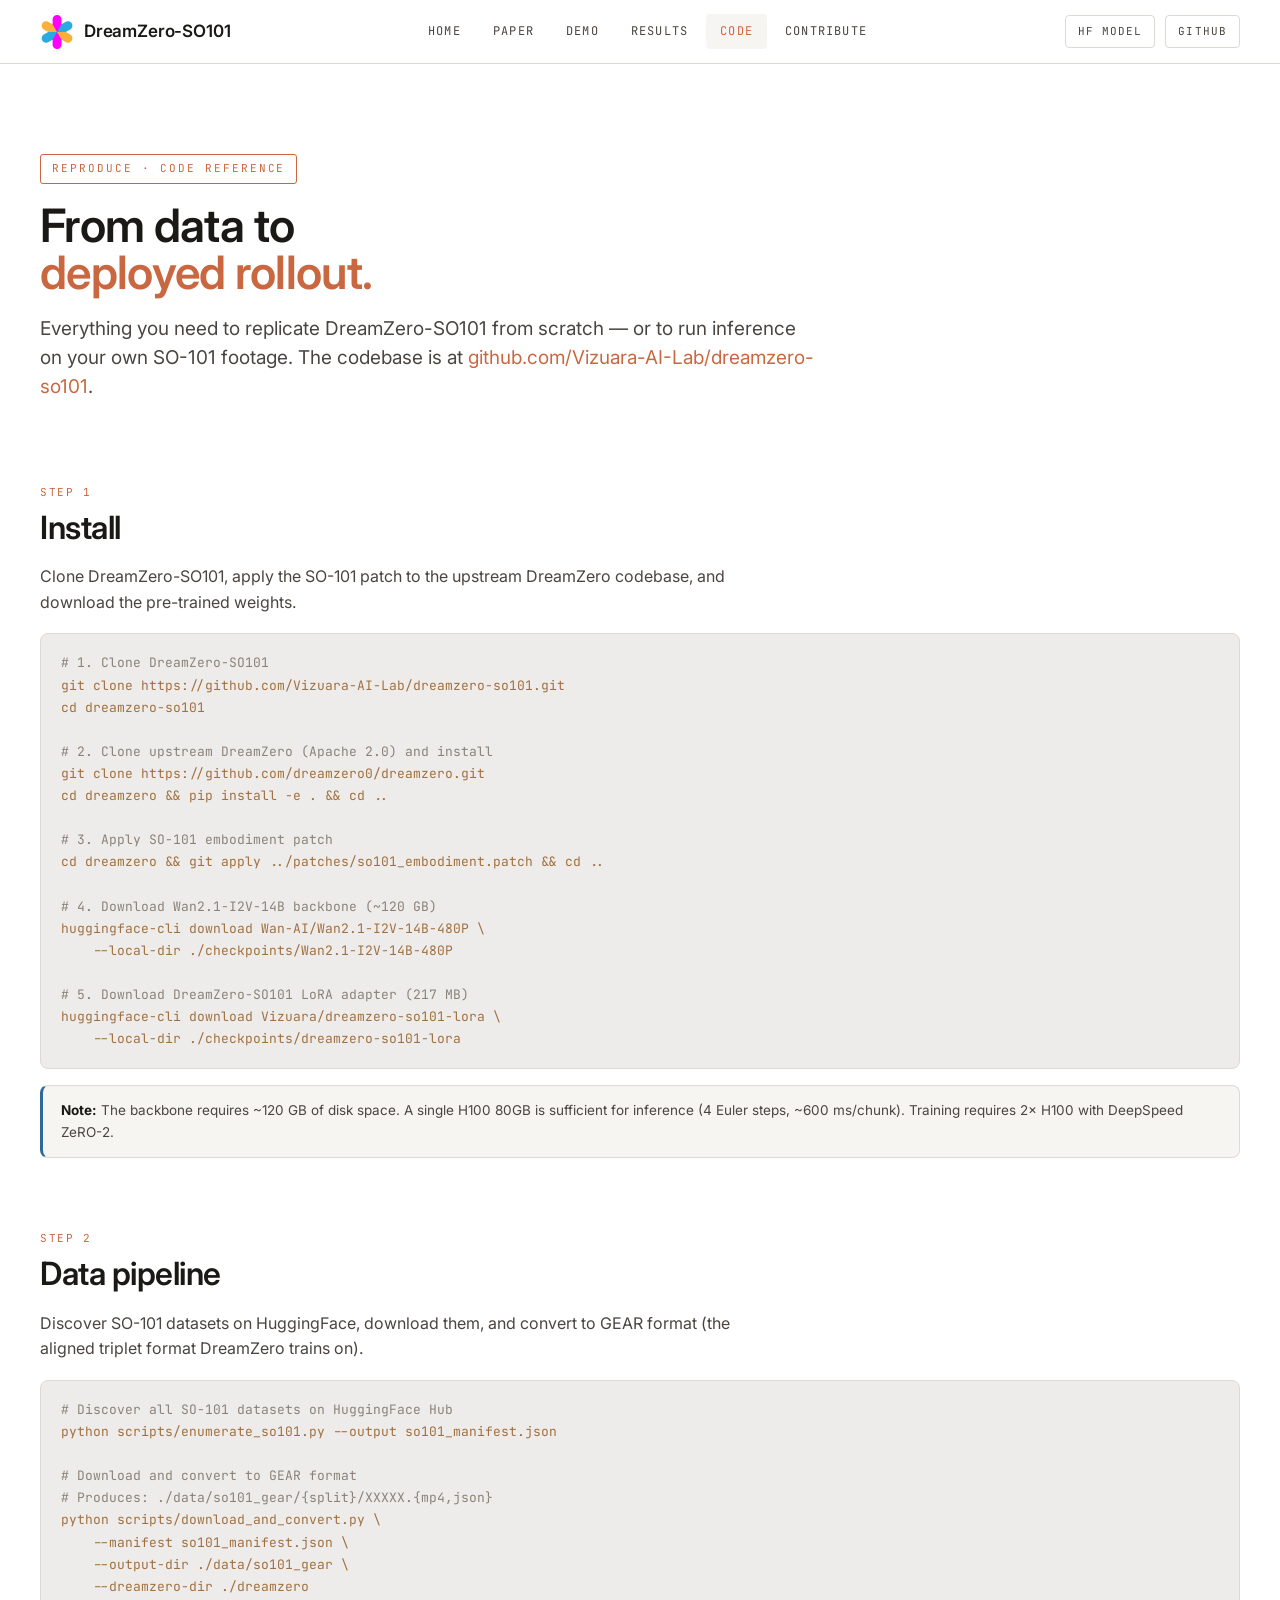
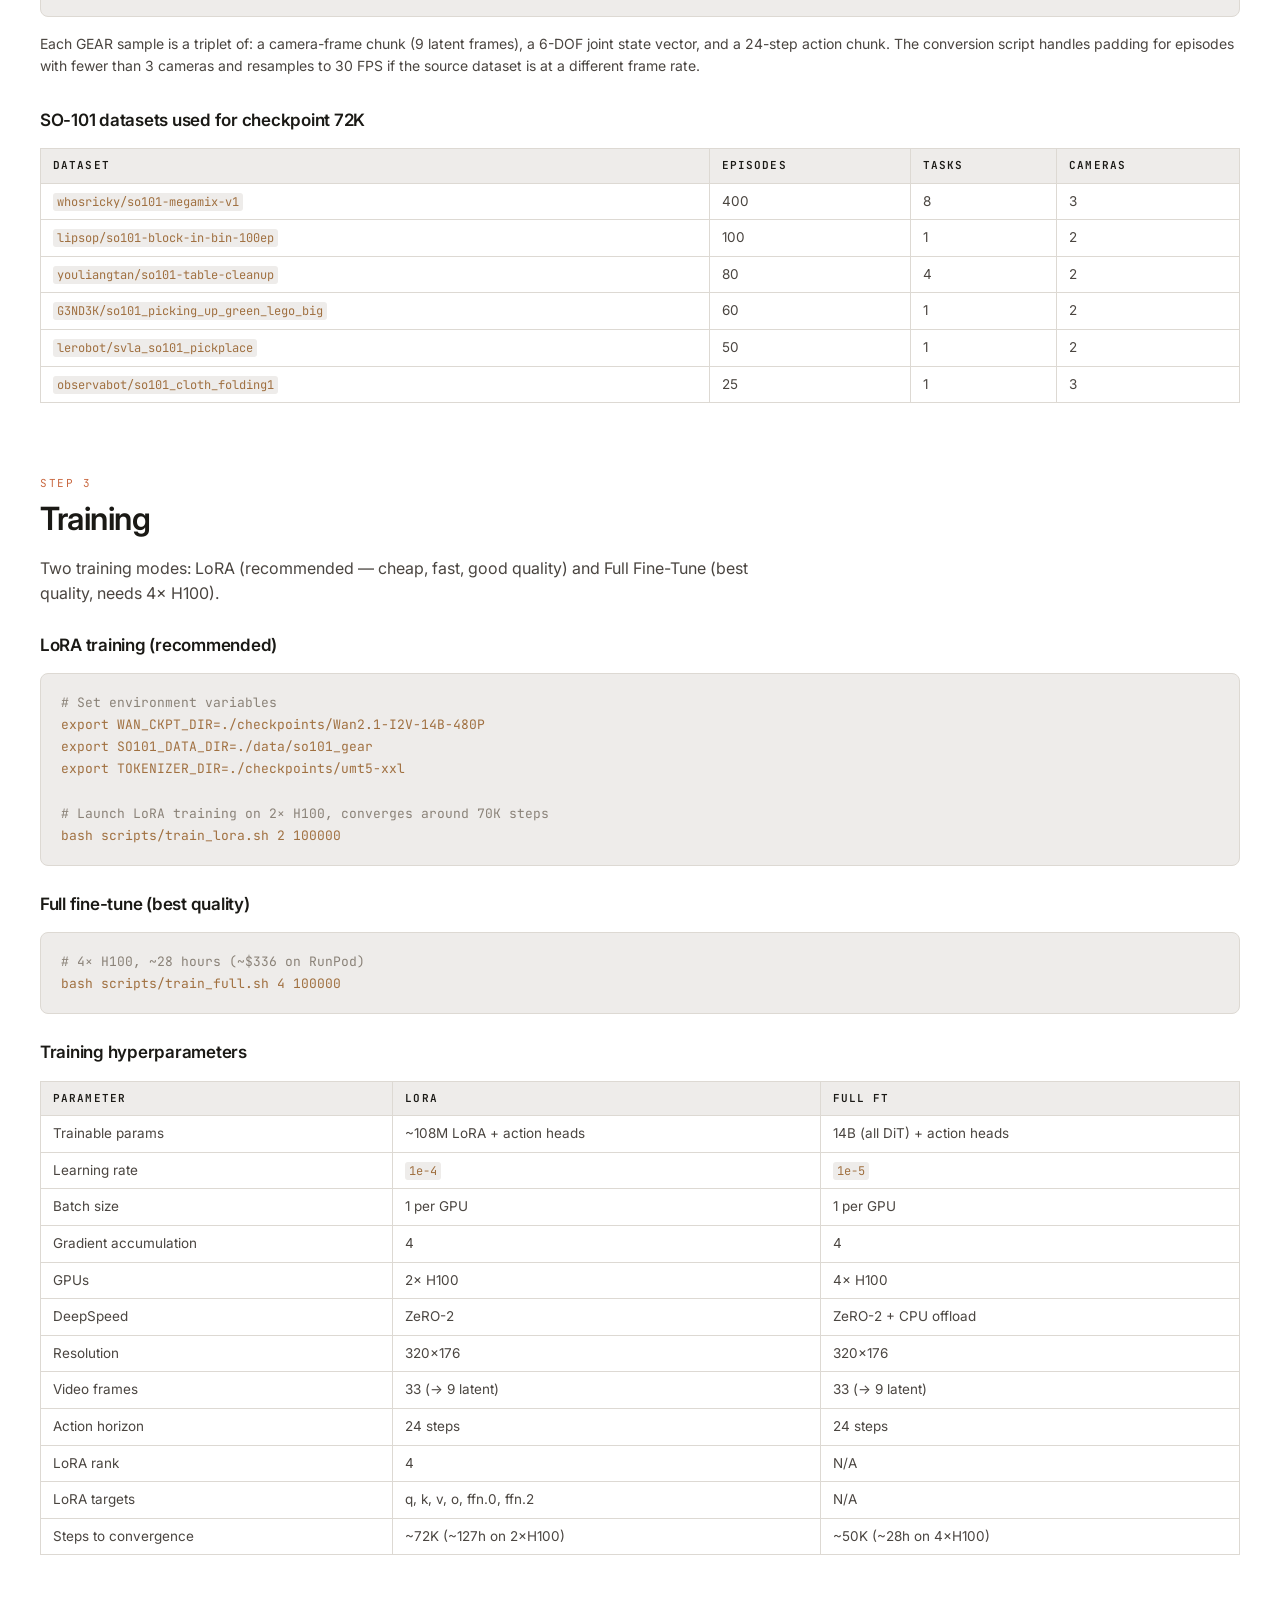
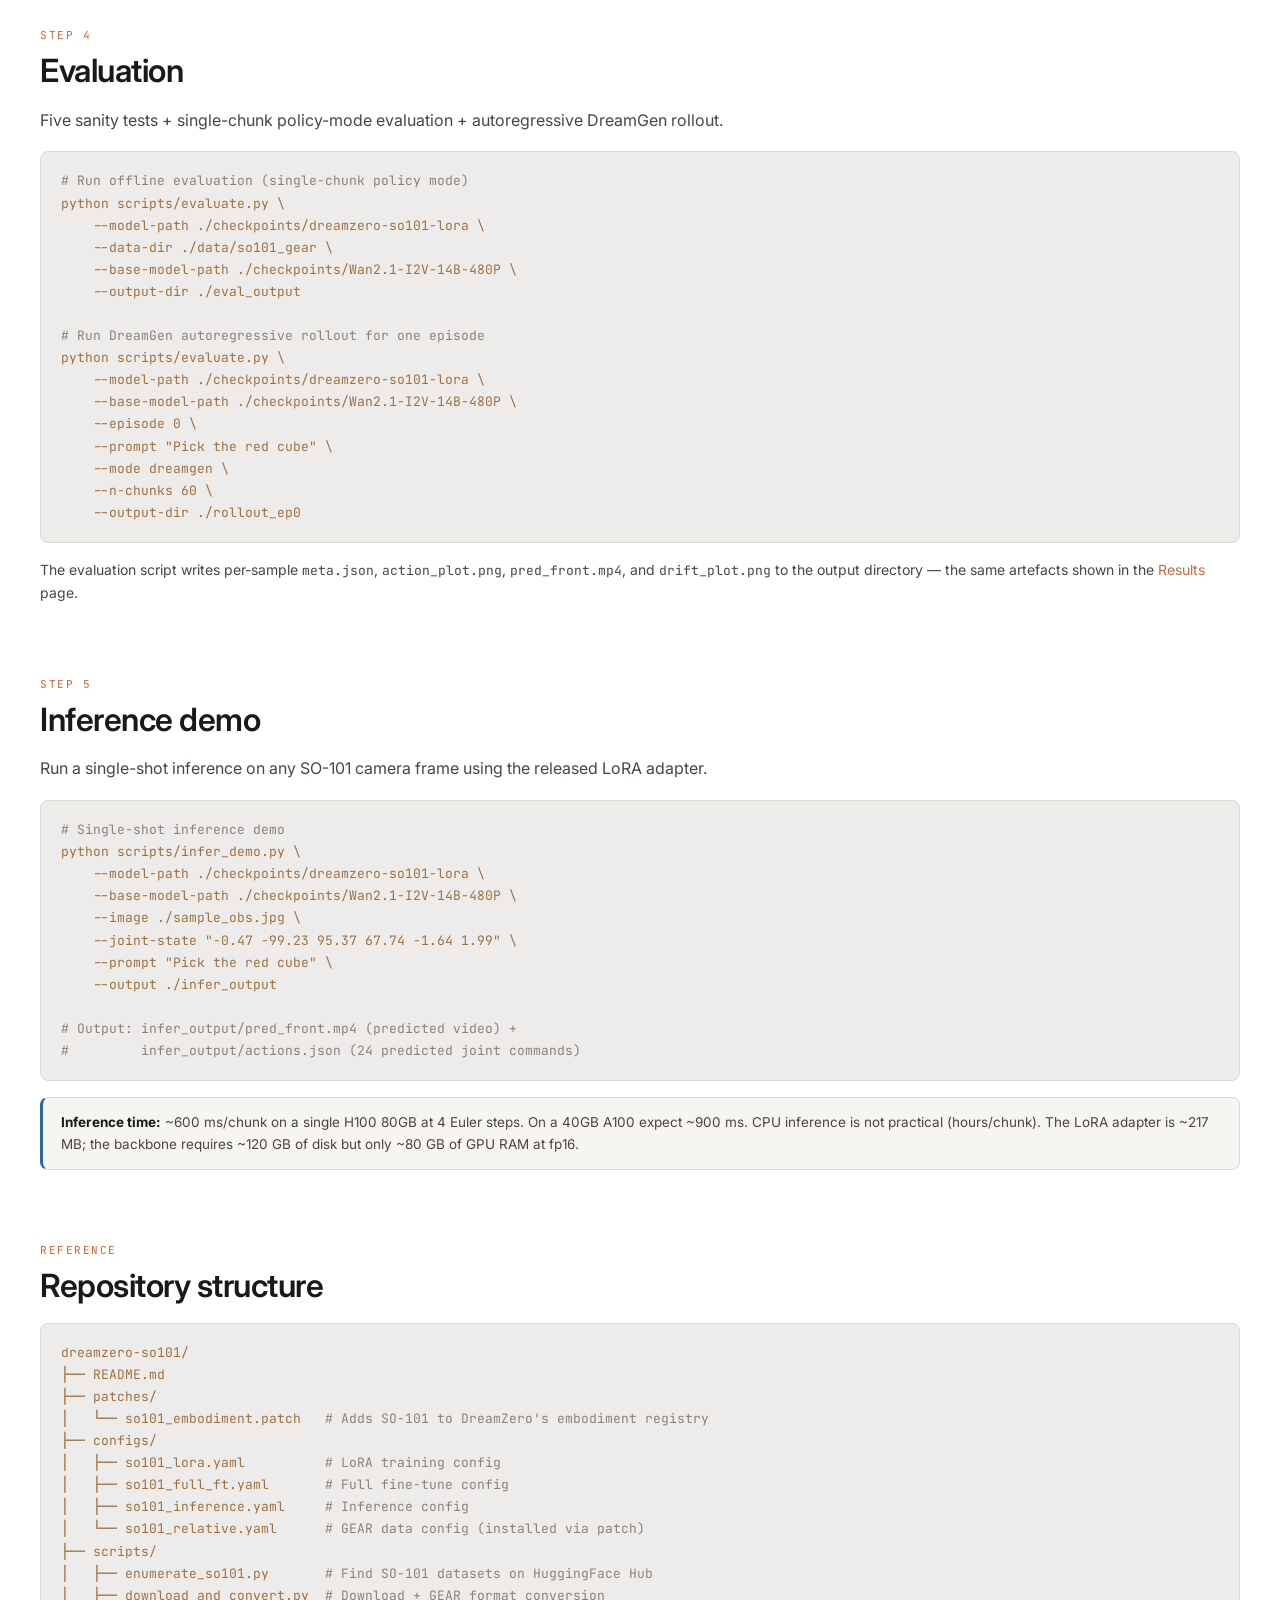
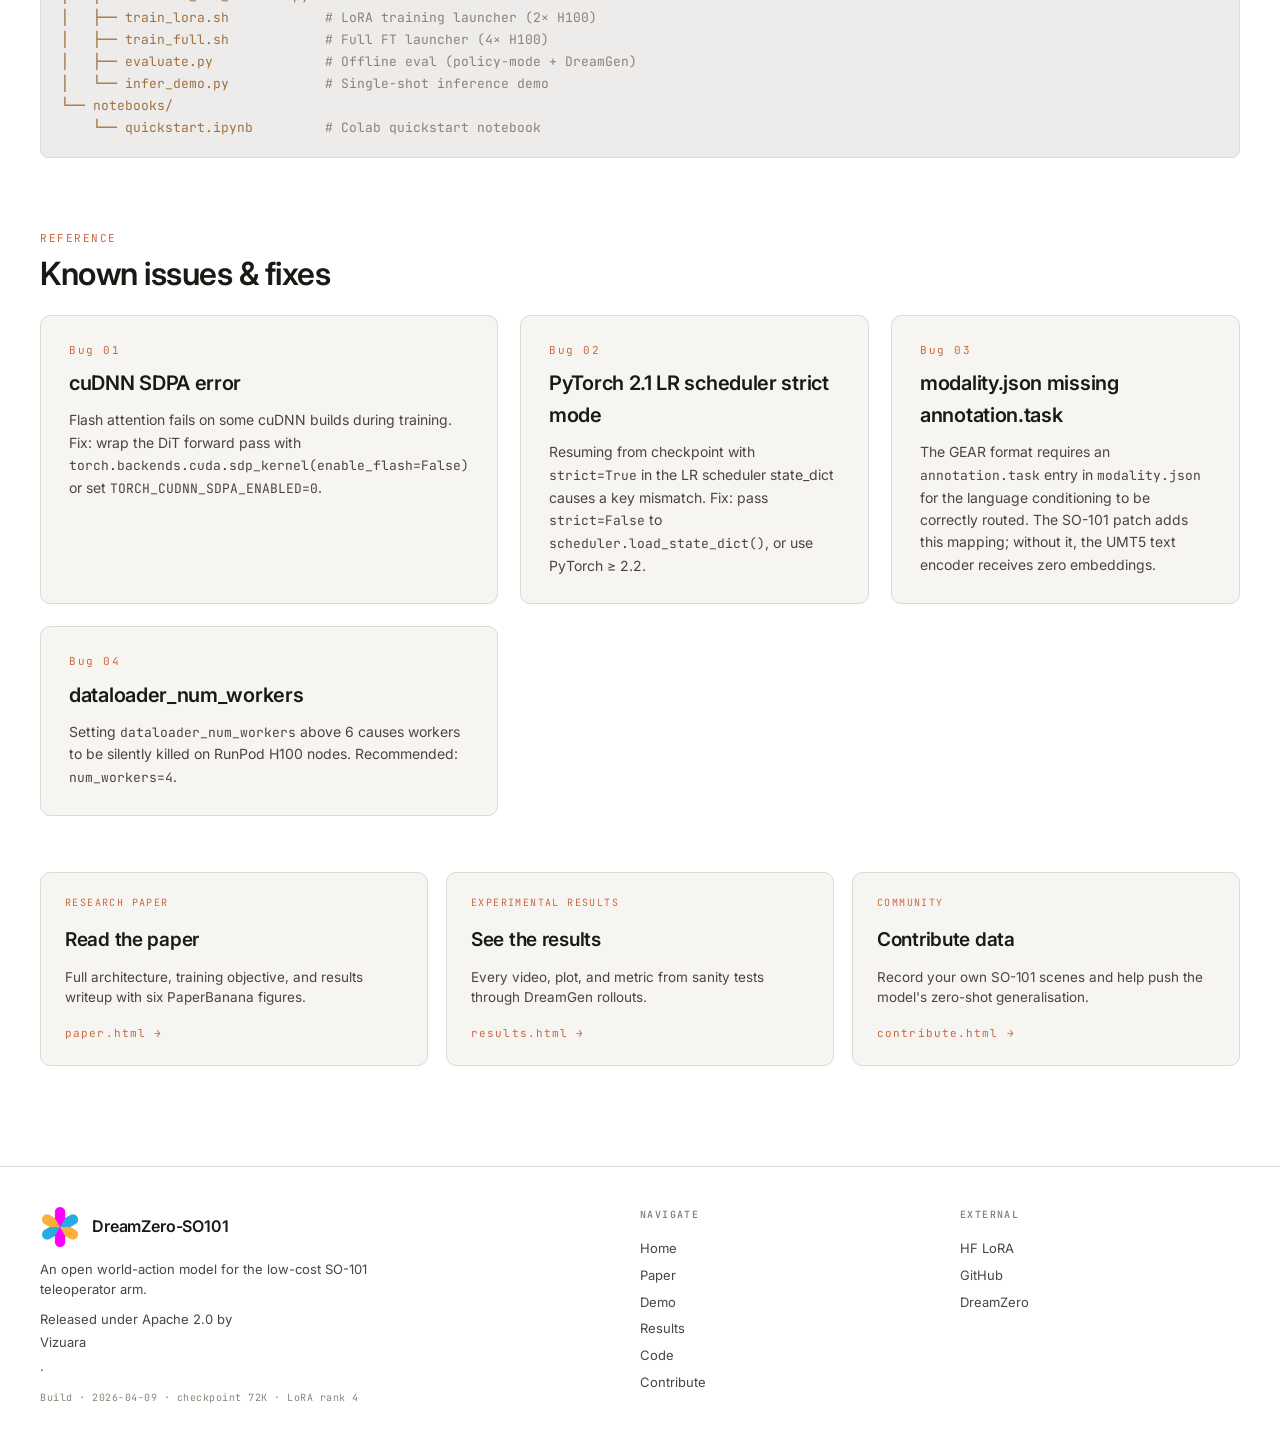
<file: code.html>
<!doctype html>
<html lang="en">
<head>
<meta charset="utf-8" />
<meta name="viewport" content="width=device-width,initial-scale=1" />
<title>DreamZero-SO101 — Code & Reproduce</title>
<meta name="description" content="Install instructions, SO-101 patch, data pipeline, LoRA training recipe, evaluation scripts, and inference demo for DreamZero-SO101." />
<link rel="preconnect" href="https://fonts.googleapis.com">
<link rel="preconnect" href="https://fonts.gstatic.com" crossorigin>
<link href="https://fonts.googleapis.com/css2?family=Inter:wght@300;400;500;600;700&family=JetBrains+Mono:wght@400;500;600&display=swap" rel="stylesheet">
<link rel="stylesheet" href="assets/css/tokens.css">
<link rel="stylesheet" href="assets/css/layout.css">
<link rel="stylesheet" href="assets/css/components.css">
<style>
  .code-section { margin-top: 72px; }
  .code-section:first-of-type { margin-top: 0; }
  pre.cblock {
    background: var(--panel2);
    border: 1px solid var(--line);
    border-radius: 8px;
    padding: 18px 20px;
    font-family: var(--font-mono);
    font-size: 13px;
    line-height: 1.7;
    color: var(--warm);
    overflow-x: auto;
    margin: 18px 0 0;
    white-space: pre;
  }
  pre.cblock .cm { color: var(--ink-faint); }
  pre.cblock .kw { color: var(--accent); }
  pre.cblock .st { color: var(--teal); }

  .step-list { counter-reset: steps; list-style: none; padding: 0; margin: 24px 0; }
  .step-list > li { counter-increment: steps; display: flex; gap: 18px; margin-bottom: 28px; }
  .step-list > li::before { content: counter(steps); min-width: 32px; height: 32px; border-radius: 50%; background: var(--accent); color: var(--bg); font-family: var(--font-mono); font-weight: 700; font-size: 14px; display: flex; align-items: center; justify-content: center; flex-shrink: 0; margin-top: 2px; }
  .step-list > li .body h4 { margin: 0 0 6px; font-size: 16px; }
  .step-list > li .body p { margin: 0 0 8px; color: var(--ink-dim); font-size: 14px; }
  .step-list > li .body code { font-family: var(--font-mono); font-size: 12px; background: var(--panel2); padding: 1px 5px; border-radius: 3px; color: var(--warm); }

  .param-table { width: 100%; border-collapse: collapse; margin: 18px 0; font-size: 13.5px; }
  .param-table th { background: var(--panel2); color: var(--ink); padding: 8px 12px; border: 1px solid var(--line); font-weight: 600; text-align: left; font-family: var(--font-mono); font-size: 11px; text-transform: uppercase; letter-spacing: 0.1em; }
  .param-table td { padding: 7px 12px; border: 1px solid var(--line); color: var(--ink-dim); vertical-align: top; }
  .param-table td code { font-family: var(--font-mono); font-size: 12px; background: var(--panel2); padding: 1px 4px; border-radius: 3px; color: var(--warm); }
  .param-table td strong { color: var(--ink); }

  .note { background: var(--panel); border: 1px solid var(--line); border-left: 3px solid var(--blue); border-radius: 8px; padding: 14px 18px; margin: 16px 0; font-size: 13.5px; color: var(--ink-dim); }
  .note strong { color: var(--ink); }
</style>
</head>
<body>

<nav class="topnav">
  <div class="topnav-inner">
    <a href="index.html" class="topnav-brand"><img src="assets/img/vizuara-logo.png" alt="Vizuara" class="brand-logo"/><span class="brand-text">DreamZero-SO101</span></a>
    <div class="topnav-links">
      <a href="index.html">Home</a>
      <a href="paper.html">Paper</a>
      <a href="demo.html">Demo</a>
      <a href="results.html">Results</a>
      <a href="code.html">Code</a>
      <a href="contribute.html">Contribute</a>
    </div>
    <div class="topnav-ext">
      <a href="https://huggingface.co/Vizuara/dreamzero-so101-lora" target="_blank" rel="noopener">HF Model</a>
      <a href="https://github.com/Vizuara-AI-Lab/dreamzero-so101" target="_blank" rel="noopener">GitHub</a>
    </div>
  </div>
</nav>

<div class="container">

  <section class="hero" style="padding-bottom:16px">
    <span class="kicker">Reproduce · Code Reference</span>
    <h1 style="margin-top:18px;font-size:46px">From data to<br/><span class="accent">deployed rollout.</span></h1>
    <p class="lead" style="margin-bottom:10px">
      Everything you need to replicate DreamZero-SO101 from scratch — or to run inference on your own SO-101 footage. The codebase is at
      <a href="https://github.com/Vizuara-AI-Lab/dreamzero-so101" target="_blank" rel="noopener" style="color:var(--accent)">github.com/Vizuara-AI-Lab/dreamzero-so101</a>.
    </p>
  </section>

  <!-- Install -->
  <div class="section-head" style="margin-top:56px">
    <div class="eyebrow">Step 1</div>
    <h2>Install</h2>
  </div>
  <p class="lead" style="max-width:720px">Clone DreamZero-SO101, apply the SO-101 patch to the upstream DreamZero codebase, and download the pre-trained weights.</p>

  <pre class="cblock"><span class="cm"># 1. Clone DreamZero-SO101</span>
git clone https://github.com/Vizuara-AI-Lab/dreamzero-so101.git
cd dreamzero-so101

<span class="cm"># 2. Clone upstream DreamZero (Apache 2.0) and install</span>
git clone https://github.com/dreamzero0/dreamzero.git
cd dreamzero && pip install -e . && cd ..

<span class="cm"># 3. Apply SO-101 embodiment patch</span>
cd dreamzero && git apply ../patches/so101_embodiment.patch && cd ..

<span class="cm"># 4. Download Wan2.1-I2V-14B backbone (~120 GB)</span>
huggingface-cli download Wan-AI/Wan2.1-I2V-14B-480P \
    --local-dir ./checkpoints/Wan2.1-I2V-14B-480P

<span class="cm"># 5. Download DreamZero-SO101 LoRA adapter (217 MB)</span>
huggingface-cli download Vizuara/dreamzero-so101-lora \
    --local-dir ./checkpoints/dreamzero-so101-lora</pre>

  <div class="note"><strong>Note:</strong> The backbone requires ~120 GB of disk space. A single H100 80GB is sufficient for inference (4 Euler steps, ~600 ms/chunk). Training requires 2× H100 with DeepSpeed ZeRO-2.</div>

  <!-- Data pipeline -->
  <div class="section-head" style="margin-top:72px">
    <div class="eyebrow">Step 2</div>
    <h2>Data pipeline</h2>
  </div>
  <p class="lead" style="max-width:720px">Discover SO-101 datasets on HuggingFace, download them, and convert to GEAR format (the aligned triplet format DreamZero trains on).</p>

  <pre class="cblock"><span class="cm"># Discover all SO-101 datasets on HuggingFace Hub</span>
python scripts/enumerate_so101.py --output so101_manifest.json

<span class="cm"># Download and convert to GEAR format</span>
<span class="cm"># Produces: ./data/so101_gear/{split}/XXXXX.{mp4,json}</span>
python scripts/download_and_convert.py \
    --manifest so101_manifest.json \
    --output-dir ./data/so101_gear \
    --dreamzero-dir ./dreamzero</pre>

  <p style="color:var(--ink-dim);font-size:14px;margin-top:16px">
    Each GEAR sample is a triplet of: a camera-frame chunk (9 latent frames), a 6-DOF joint state vector,
    and a 24-step action chunk. The conversion script handles padding for episodes with fewer than 3 cameras
    and resamples to 30 FPS if the source dataset is at a different frame rate.
  </p>

  <h3 style="margin-top:32px;font-size:17px">SO-101 datasets used for checkpoint 72K</h3>
  <table class="param-table">
    <thead><tr><th>Dataset</th><th>Episodes</th><th>Tasks</th><th>Cameras</th></tr></thead>
    <tbody>
      <tr><td><code>whosricky/so101-megamix-v1</code></td><td>400</td><td>8</td><td>3</td></tr>
      <tr><td><code>lipsop/so101-block-in-bin-100ep</code></td><td>100</td><td>1</td><td>2</td></tr>
      <tr><td><code>youliangtan/so101-table-cleanup</code></td><td>80</td><td>4</td><td>2</td></tr>
      <tr><td><code>G3ND3K/so101_picking_up_green_lego_big</code></td><td>60</td><td>1</td><td>2</td></tr>
      <tr><td><code>lerobot/svla_so101_pickplace</code></td><td>50</td><td>1</td><td>2</td></tr>
      <tr><td><code>observabot/so101_cloth_folding1</code></td><td>25</td><td>1</td><td>3</td></tr>
    </tbody>
  </table>

  <!-- Training -->
  <div class="section-head" style="margin-top:72px">
    <div class="eyebrow">Step 3</div>
    <h2>Training</h2>
  </div>
  <p class="lead" style="max-width:720px">Two training modes: LoRA (recommended — cheap, fast, good quality) and Full Fine-Tune (best quality, needs 4× H100).</p>

  <h3 style="margin-top:28px;font-size:17px">LoRA training (recommended)</h3>
  <pre class="cblock"><span class="cm"># Set environment variables</span>
export WAN_CKPT_DIR=./checkpoints/Wan2.1-I2V-14B-480P
export SO101_DATA_DIR=./data/so101_gear
export TOKENIZER_DIR=./checkpoints/umt5-xxl

<span class="cm"># Launch LoRA training on 2× H100, converges around 70K steps</span>
bash scripts/train_lora.sh 2 100000</pre>

  <h3 style="margin-top:28px;font-size:17px">Full fine-tune (best quality)</h3>
  <pre class="cblock"><span class="cm"># 4× H100, ~28 hours (~$336 on RunPod)</span>
bash scripts/train_full.sh 4 100000</pre>

  <h3 style="margin-top:28px;font-size:17px">Training hyperparameters</h3>
  <table class="param-table">
    <thead><tr><th>Parameter</th><th>LoRA</th><th>Full FT</th></tr></thead>
    <tbody>
      <tr><td>Trainable params</td><td>~108M LoRA + action heads</td><td>14B (all DiT) + action heads</td></tr>
      <tr><td>Learning rate</td><td><code>1e-4</code></td><td><code>1e-5</code></td></tr>
      <tr><td>Batch size</td><td>1 per GPU</td><td>1 per GPU</td></tr>
      <tr><td>Gradient accumulation</td><td>4</td><td>4</td></tr>
      <tr><td>GPUs</td><td>2× H100</td><td>4× H100</td></tr>
      <tr><td>DeepSpeed</td><td>ZeRO-2</td><td>ZeRO-2 + CPU offload</td></tr>
      <tr><td>Resolution</td><td>320×176</td><td>320×176</td></tr>
      <tr><td>Video frames</td><td>33 (→ 9 latent)</td><td>33 (→ 9 latent)</td></tr>
      <tr><td>Action horizon</td><td>24 steps</td><td>24 steps</td></tr>
      <tr><td>LoRA rank</td><td>4</td><td>N/A</td></tr>
      <tr><td>LoRA targets</td><td>q, k, v, o, ffn.0, ffn.2</td><td>N/A</td></tr>
      <tr><td>Steps to convergence</td><td>~72K (~127h on 2×H100)</td><td>~50K (~28h on 4×H100)</td></tr>
    </tbody>
  </table>

  <!-- Evaluation -->
  <div class="section-head" style="margin-top:72px">
    <div class="eyebrow">Step 4</div>
    <h2>Evaluation</h2>
  </div>
  <p class="lead" style="max-width:720px">Five sanity tests + single-chunk policy-mode evaluation + autoregressive DreamGen rollout.</p>

  <pre class="cblock"><span class="cm"># Run offline evaluation (single-chunk policy mode)</span>
python scripts/evaluate.py \
    --model-path ./checkpoints/dreamzero-so101-lora \
    --data-dir ./data/so101_gear \
    --base-model-path ./checkpoints/Wan2.1-I2V-14B-480P \
    --output-dir ./eval_output

<span class="cm"># Run DreamGen autoregressive rollout for one episode</span>
python scripts/evaluate.py \
    --model-path ./checkpoints/dreamzero-so101-lora \
    --base-model-path ./checkpoints/Wan2.1-I2V-14B-480P \
    --episode 0 \
    --prompt "Pick the red cube" \
    --mode dreamgen \
    --n-chunks 60 \
    --output-dir ./rollout_ep0</pre>

  <p style="color:var(--ink-dim);font-size:14px;margin-top:16px">
    The evaluation script writes per-sample <code>meta.json</code>, <code>action_plot.png</code>,
    <code>pred_front.mp4</code>, and <code>drift_plot.png</code> to the output directory — the same
    artefacts shown in the <a href="results.html" style="color:var(--accent)">Results</a> page.
  </p>

  <!-- Inference Demo -->
  <div class="section-head" style="margin-top:72px">
    <div class="eyebrow">Step 5</div>
    <h2>Inference demo</h2>
  </div>
  <p class="lead" style="max-width:720px">Run a single-shot inference on any SO-101 camera frame using the released LoRA adapter.</p>

  <pre class="cblock"><span class="cm"># Single-shot inference demo</span>
python scripts/infer_demo.py \
    --model-path ./checkpoints/dreamzero-so101-lora \
    --base-model-path ./checkpoints/Wan2.1-I2V-14B-480P \
    --image ./sample_obs.jpg \
    --joint-state "-0.47 -99.23 95.37 67.74 -1.64 1.99" \
    --prompt "Pick the red cube" \
    --output ./infer_output

<span class="cm"># Output: infer_output/pred_front.mp4 (predicted video) +</span>
<span class="cm">#         infer_output/actions.json (24 predicted joint commands)</span></pre>

  <div class="note">
    <strong>Inference time:</strong> ~600 ms/chunk on a single H100 80GB at 4 Euler steps.
    On a 40GB A100 expect ~900 ms. CPU inference is not practical (hours/chunk).
    The LoRA adapter is ~217 MB; the backbone requires ~120 GB of disk but only ~80 GB of GPU RAM at fp16.
  </div>

  <!-- Repo structure -->
  <div class="section-head" style="margin-top:72px">
    <div class="eyebrow">Reference</div>
    <h2>Repository structure</h2>
  </div>

  <pre class="cblock">dreamzero-so101/
├── README.md
├── patches/
│   └── so101_embodiment.patch   <span class="cm"># Adds SO-101 to DreamZero's embodiment registry</span>
├── configs/
│   ├── so101_lora.yaml          <span class="cm"># LoRA training config</span>
│   ├── so101_full_ft.yaml       <span class="cm"># Full fine-tune config</span>
│   ├── so101_inference.yaml     <span class="cm"># Inference config</span>
│   └── so101_relative.yaml      <span class="cm"># GEAR data config (installed via patch)</span>
├── scripts/
│   ├── enumerate_so101.py       <span class="cm"># Find SO-101 datasets on HuggingFace Hub</span>
│   ├── download_and_convert.py  <span class="cm"># Download + GEAR format conversion</span>
│   ├── train_lora.sh            <span class="cm"># LoRA training launcher (2× H100)</span>
│   ├── train_full.sh            <span class="cm"># Full FT launcher (4× H100)</span>
│   ├── evaluate.py              <span class="cm"># Offline eval (policy-mode + DreamGen)</span>
│   └── infer_demo.py            <span class="cm"># Single-shot inference demo</span>
└── notebooks/
    └── quickstart.ipynb         <span class="cm"># Colab quickstart notebook</span></pre>

  <!-- Key bugs fixed -->
  <div class="section-head" style="margin-top:72px">
    <div class="eyebrow">Reference</div>
    <h2>Known issues &amp; fixes</h2>
  </div>
  <div class="feature-grid">
    <div class="feature-card">
      <div class="num">Bug 01</div>
      <h4>cuDNN SDPA error</h4>
      <p>Flash attention fails on some cuDNN builds during training. Fix: wrap the DiT forward pass with <code>torch.backends.cuda.sdp_kernel(enable_flash=False)</code> or set <code>TORCH_CUDNN_SDPA_ENABLED=0</code>.</p>
    </div>
    <div class="feature-card">
      <div class="num">Bug 02</div>
      <h4>PyTorch 2.1 LR scheduler strict mode</h4>
      <p>Resuming from checkpoint with <code>strict=True</code> in the LR scheduler state_dict causes a key mismatch. Fix: pass <code>strict=False</code> to <code>scheduler.load_state_dict()</code>, or use PyTorch ≥ 2.2.</p>
    </div>
    <div class="feature-card">
      <div class="num">Bug 03</div>
      <h4>modality.json missing annotation.task</h4>
      <p>The GEAR format requires an <code>annotation.task</code> entry in <code>modality.json</code> for the language conditioning to be correctly routed. The SO-101 patch adds this mapping; without it, the UMT5 text encoder receives zero embeddings.</p>
    </div>
    <div class="feature-card">
      <div class="num">Bug 04</div>
      <h4>dataloader_num_workers</h4>
      <p>Setting <code>dataloader_num_workers</code> above 6 causes workers to be silently killed on RunPod H100 nodes. Recommended: <code>num_workers=4</code>.</p>
    </div>
  </div>

  <!-- CTA -->
  <div class="cta-grid" style="margin-top:56px">
    <a class="cta-card" href="paper.html">
      <span class="tag">Research paper</span>
      <h4>Read the paper</h4>
      <p>Full architecture, training objective, and results writeup with six PaperBanana figures.</p>
      <span class="arrow">paper.html →</span>
    </a>
    <a class="cta-card" href="results.html">
      <span class="tag">Experimental results</span>
      <h4>See the results</h4>
      <p>Every video, plot, and metric from sanity tests through DreamGen rollouts.</p>
      <span class="arrow">results.html →</span>
    </a>
    <a class="cta-card" href="contribute.html">
      <span class="tag">Community</span>
      <h4>Contribute data</h4>
      <p>Record your own SO-101 scenes and help push the model's zero-shot generalisation.</p>
      <span class="arrow">contribute.html →</span>
    </a>
  </div>

</div>

<footer class="site-footer">
  <div class="brand-block">
    <div class="footer-logo-row"><img src="assets/img/vizuara-logo.png" alt="Vizuara" class="footer-logo"/><h5>DreamZero-SO101</h5></div>
    <p>An open world-action model for the low-cost SO-101 teleoperator arm.</p>
    <p>Released under Apache 2.0 by <a href="https://vizuara.ai" target="_blank" rel="noopener">Vizuara</a>.</p>
    <div class="meta">Build · 2026-04-09 · checkpoint 72K · LoRA rank 4</div>
  </div>
  <div>
    <h5>Navigate</h5>
    <a href="index.html">Home</a>
    <a href="paper.html">Paper</a>
    <a href="demo.html">Demo</a>
    <a href="results.html">Results</a>
    <a href="code.html">Code</a>
    <a href="contribute.html">Contribute</a>
  </div>
  <div>
    <h5>External</h5>
    <a href="https://huggingface.co/Vizuara/dreamzero-so101-lora" target="_blank" rel="noopener">HF LoRA</a>
    <a href="https://github.com/Vizuara-AI-Lab/dreamzero-so101" target="_blank" rel="noopener">GitHub</a>
    <a href="https://github.com/dreamzero0/dreamzero" target="_blank" rel="noopener">DreamZero</a>
  </div>
</footer>

<script src="assets/js/nav.js"></script>
</body>
</html>
</file>
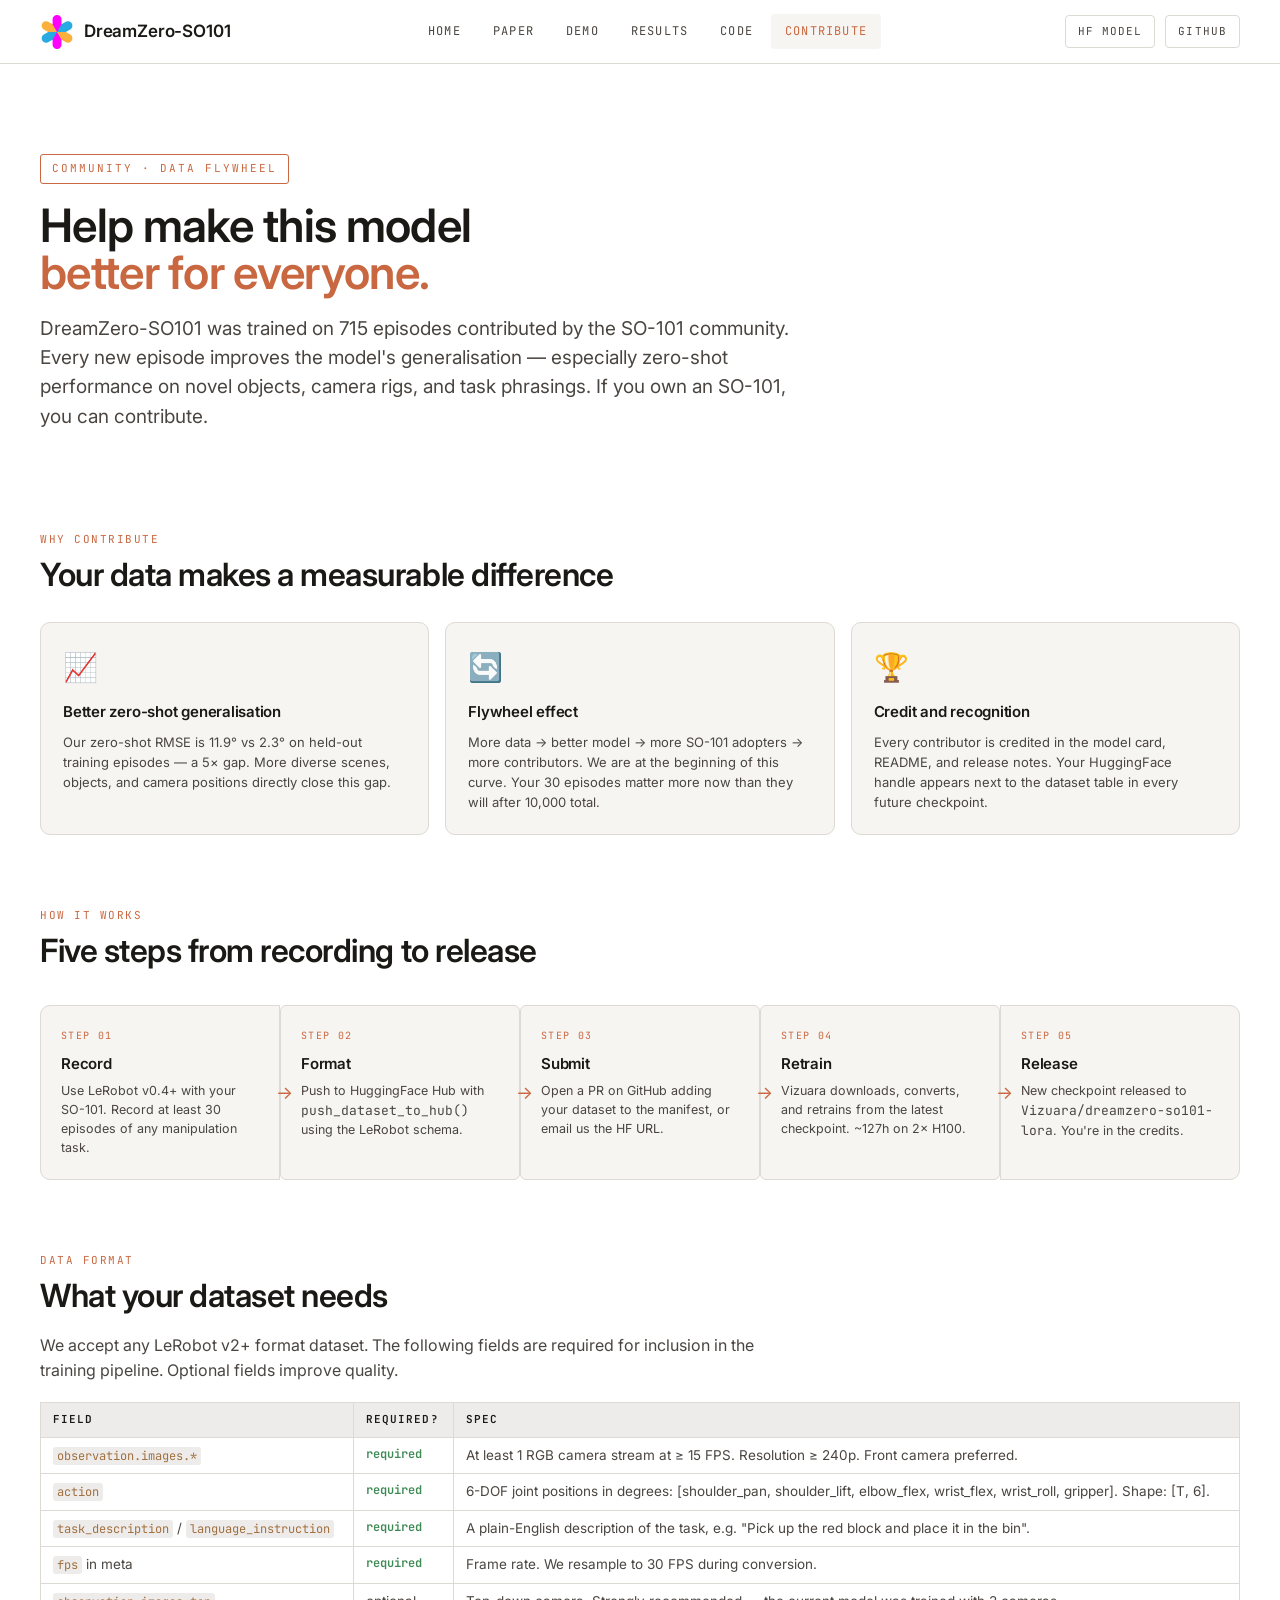
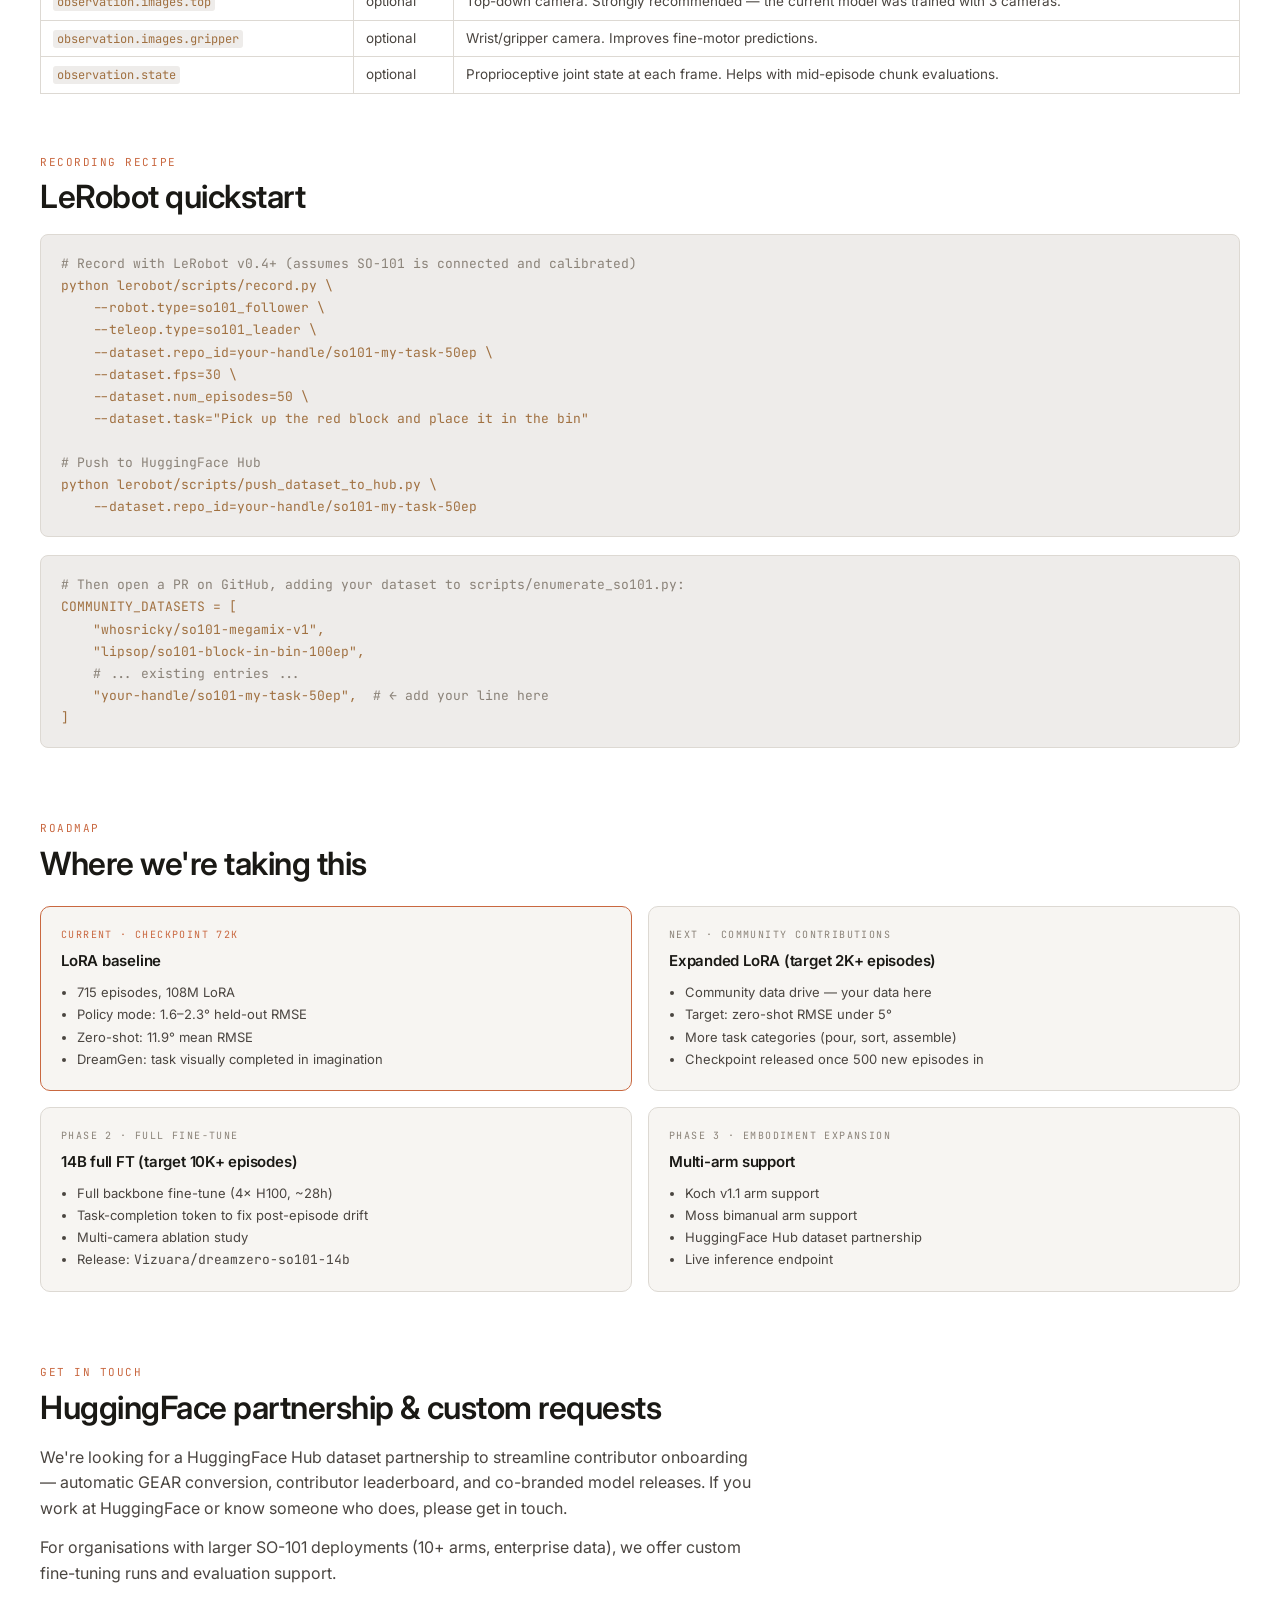
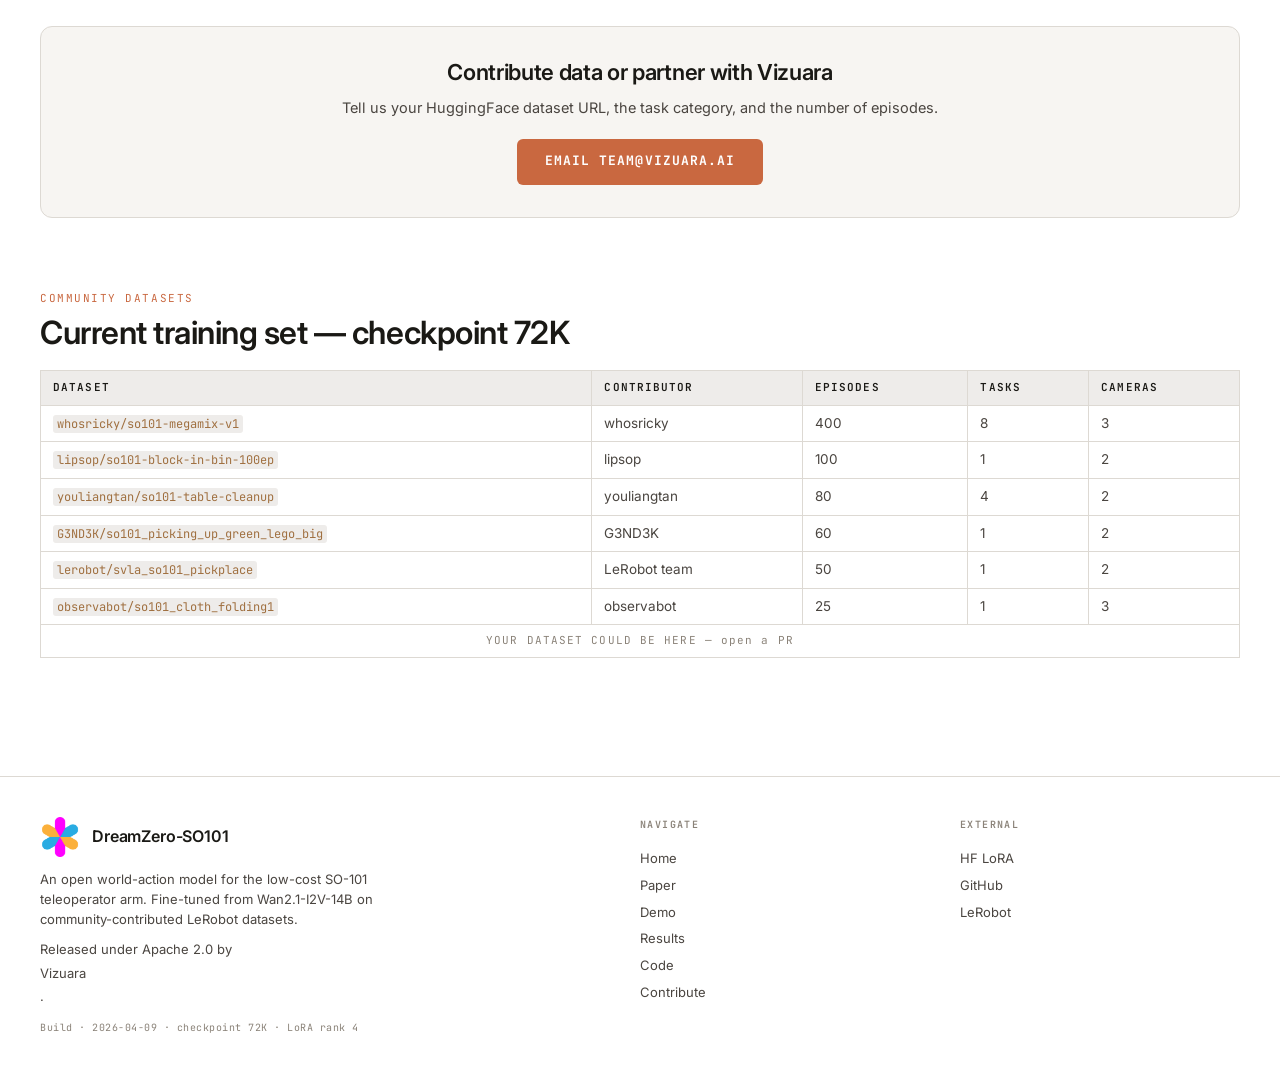
<file: contribute.html>
<!doctype html>
<html lang="en">
<head>
<meta charset="utf-8" />
<meta name="viewport" content="width=device-width,initial-scale=1" />
<title>DreamZero-SO101 — Contribute Data</title>
<meta name="description" content="Contribute your SO-101 recordings to DreamZero-SO101. Record episodes, format as LeRobot, upload to HuggingFace, and help improve the model for everyone." />
<link rel="preconnect" href="https://fonts.googleapis.com">
<link rel="preconnect" href="https://fonts.gstatic.com" crossorigin>
<link href="https://fonts.googleapis.com/css2?family=Inter:wght@300;400;500;600;700&family=JetBrains+Mono:wght@400;500;600&display=swap" rel="stylesheet">
<link rel="stylesheet" href="assets/css/tokens.css">
<link rel="stylesheet" href="assets/css/layout.css">
<link rel="stylesheet" href="assets/css/components.css">
<style>
  /* Flow steps */
  .flow { display: grid; grid-template-columns: repeat(5, 1fr); gap: 0; margin: 36px 0; position: relative; }
  @media (max-width: 960px) { .flow { grid-template-columns: 1fr; } }
  .flow-step { background: var(--panel); border: 1px solid var(--line); padding: 22px 20px; position: relative; }
  .flow-step:not(:last-child)::after { content: '→'; position: absolute; right: -14px; top: 50%; transform: translateY(-50%); color: var(--accent); font-size: 18px; z-index: 1; }
  @media (max-width: 960px) { .flow-step:not(:last-child)::after { content: '↓'; right: auto; left: 50%; top: auto; bottom: -14px; transform: translateX(-50%); } }
  .flow-step:first-child { border-radius: 10px 0 0 10px; }
  .flow-step:last-child { border-radius: 0 10px 10px 0; }
  @media (max-width: 960px) { .flow-step { border-radius: 8px !important; margin-bottom: 20px; } }
  .flow-step .num { font-family: var(--font-mono); font-size: 10px; text-transform: uppercase; letter-spacing: 0.14em; color: var(--accent); margin-bottom: 8px; }
  .flow-step h4 { font-size: 15px; margin: 0 0 6px; }
  .flow-step p { font-size: 12.5px; color: var(--ink-dim); margin: 0; line-height: 1.5; }

  /* Dataset spec table */
  .spec-table { width: 100%; border-collapse: collapse; margin: 18px 0; font-size: 13.5px; }
  .spec-table th { background: var(--panel2); color: var(--ink); padding: 8px 12px; border: 1px solid var(--line); font-weight: 600; text-align: left; font-family: var(--font-mono); font-size: 11px; text-transform: uppercase; letter-spacing: 0.1em; }
  .spec-table td { padding: 7px 12px; border: 1px solid var(--line); color: var(--ink-dim); vertical-align: top; }
  .spec-table td code { font-family: var(--font-mono); font-size: 12px; background: var(--panel2); padding: 1px 4px; border-radius: 3px; color: var(--warm); }
  .spec-table td.req { color: var(--pass); font-weight: 600; font-family: var(--font-mono); font-size: 12px; }

  pre.cblock {
    background: var(--panel2); border: 1px solid var(--line); border-radius: 8px;
    padding: 18px 20px; font-family: var(--font-mono); font-size: 13px; line-height: 1.7;
    color: var(--warm); overflow-x: auto; margin: 18px 0 0; white-space: pre;
  }
  pre.cblock .cm { color: var(--ink-faint); }

  /* Roadmap */
  .roadmap { display: grid; grid-template-columns: 1fr 1fr; gap: 16px; margin: 24px 0; }
  @media (max-width: 760px) { .roadmap { grid-template-columns: 1fr; } }
  .rm-card { background: var(--panel); border: 1px solid var(--line); border-radius: 10px; padding: 20px; }
  .rm-card .phase { font-family: var(--font-mono); font-size: 10px; text-transform: uppercase; letter-spacing: 0.14em; color: var(--ink-faint); margin-bottom: 6px; }
  .rm-card h4 { margin: 0 0 8px; font-size: 15px; }
  .rm-card ul { margin: 0; padding-left: 16px; font-size: 13px; color: var(--ink-dim); line-height: 1.7; }
  .rm-card.active { border-color: var(--accent); }
  .rm-card.active .phase { color: var(--accent); }

  /* Why contribute */
  .why-grid { display: grid; grid-template-columns: repeat(3, 1fr); gap: 16px; margin: 28px 0; }
  @media (max-width: 900px) { .why-grid { grid-template-columns: 1fr; } }
  .why-card { background: var(--panel); border: 1px solid var(--line); border-radius: 10px; padding: 22px; }
  .why-card .icon { font-size: 28px; margin-bottom: 10px; }
  .why-card h4 { margin: 0 0 8px; font-size: 15px; }
  .why-card p { font-size: 13px; color: var(--ink-dim); margin: 0; line-height: 1.55; }

  /* CTA email block */
  .cta-email { background: var(--panel); border: 1px solid var(--line); border-radius: 12px; padding: 32px 36px; margin-top: 40px; text-align: center; }
  .cta-email h3 { margin: 0 0 10px; }
  .cta-email p { color: var(--ink-dim); font-size: 14.5px; margin: 0 0 20px; }
  .cta-email .btn { display: inline-block; background: var(--accent); color: var(--bg); font-family: var(--font-mono); font-size: 13px; font-weight: 700; text-transform: uppercase; letter-spacing: 0.08em; padding: 12px 28px; border-radius: 6px; text-decoration: none; }
  .cta-email .btn:hover { opacity: 0.85; }
</style>
</head>
<body>

<nav class="topnav">
  <div class="topnav-inner">
    <a href="index.html" class="topnav-brand"><img src="assets/img/vizuara-logo.png" alt="Vizuara" class="brand-logo"/><span class="brand-text">DreamZero-SO101</span></a>
    <div class="topnav-links">
      <a href="index.html">Home</a>
      <a href="paper.html">Paper</a>
      <a href="demo.html">Demo</a>
      <a href="results.html">Results</a>
      <a href="code.html">Code</a>
      <a href="contribute.html">Contribute</a>
    </div>
    <div class="topnav-ext">
      <a href="https://huggingface.co/Vizuara/dreamzero-so101-lora" target="_blank" rel="noopener">HF Model</a>
      <a href="https://github.com/Vizuara-AI-Lab/dreamzero-so101" target="_blank" rel="noopener">GitHub</a>
    </div>
  </div>
</nav>

<div class="container">

  <section class="hero" style="padding-bottom:16px">
    <span class="kicker">Community · Data Flywheel</span>
    <h1 style="margin-top:18px;font-size:46px">Help make this model<br/><span class="accent">better for everyone.</span></h1>
    <p class="lead">
      DreamZero-SO101 was trained on 715 episodes contributed by the SO-101 community. Every new episode
      improves the model's generalisation — especially zero-shot performance on novel objects, camera rigs,
      and task phrasings. If you own an SO-101, you can contribute.
    </p>
  </section>

  <!-- Why contribute -->
  <div class="section-head" style="margin-top:56px">
    <div class="eyebrow">Why contribute</div>
    <h2>Your data makes a measurable difference</h2>
  </div>

  <div class="why-grid">
    <div class="why-card">
      <div class="icon">📈</div>
      <h4>Better zero-shot generalisation</h4>
      <p>Our zero-shot RMSE is 11.9° vs 2.3° on held-out training episodes — a 5× gap. More diverse scenes, objects, and camera positions directly close this gap.</p>
    </div>
    <div class="why-card">
      <div class="icon">🔄</div>
      <h4>Flywheel effect</h4>
      <p>More data → better model → more SO-101 adopters → more contributors. We are at the beginning of this curve. Your 30 episodes matter more now than they will after 10,000 total.</p>
    </div>
    <div class="why-card">
      <div class="icon">🏆</div>
      <h4>Credit and recognition</h4>
      <p>Every contributor is credited in the model card, README, and release notes. Your HuggingFace handle appears next to the dataset table in every future checkpoint.</p>
    </div>
  </div>

  <!-- Contribution flow -->
  <div class="section-head" style="margin-top:72px">
    <div class="eyebrow">How it works</div>
    <h2>Five steps from recording to release</h2>
  </div>

  <div class="flow">
    <div class="flow-step">
      <div class="num">Step 01</div>
      <h4>Record</h4>
      <p>Use LeRobot v0.4+ with your SO-101. Record at least 30 episodes of any manipulation task.</p>
    </div>
    <div class="flow-step">
      <div class="num">Step 02</div>
      <h4>Format</h4>
      <p>Push to HuggingFace Hub with <code>push_dataset_to_hub()</code> using the LeRobot schema.</p>
    </div>
    <div class="flow-step">
      <div class="num">Step 03</div>
      <h4>Submit</h4>
      <p>Open a PR on GitHub adding your dataset to the manifest, or email us the HF URL.</p>
    </div>
    <div class="flow-step">
      <div class="num">Step 04</div>
      <h4>Retrain</h4>
      <p>Vizuara downloads, converts, and retrains from the latest checkpoint. ~127h on 2× H100.</p>
    </div>
    <div class="flow-step">
      <div class="num">Step 05</div>
      <h4>Release</h4>
      <p>New checkpoint released to <code>Vizuara/dreamzero-so101-lora</code>. You're in the credits.</p>
    </div>
  </div>

  <!-- Data format spec -->
  <div class="section-head" style="margin-top:72px">
    <div class="eyebrow">Data format</div>
    <h2>What your dataset needs</h2>
  </div>
  <p class="lead" style="max-width:720px">
    We accept any LeRobot v2+ format dataset. The following fields are required for inclusion in the
    training pipeline. Optional fields improve quality.
  </p>

  <table class="spec-table">
    <thead><tr><th>Field</th><th>Required?</th><th>Spec</th></tr></thead>
    <tbody>
      <tr><td><code>observation.images.*</code></td><td class="req">required</td><td>At least 1 RGB camera stream at ≥ 15 FPS. Resolution ≥ 240p. Front camera preferred.</td></tr>
      <tr><td><code>action</code></td><td class="req">required</td><td>6-DOF joint positions in degrees: [shoulder_pan, shoulder_lift, elbow_flex, wrist_flex, wrist_roll, gripper]. Shape: [T, 6].</td></tr>
      <tr><td><code>task_description</code> / <code>language_instruction</code></td><td class="req">required</td><td>A plain-English description of the task, e.g. "Pick up the red block and place it in the bin".</td></tr>
      <tr><td><code>fps</code> in meta</td><td class="req">required</td><td>Frame rate. We resample to 30 FPS during conversion.</td></tr>
      <tr><td><code>observation.images.top</code></td><td>optional</td><td>Top-down camera. Strongly recommended — the current model was trained with 3 cameras.</td></tr>
      <tr><td><code>observation.images.gripper</code></td><td>optional</td><td>Wrist/gripper camera. Improves fine-motor predictions.</td></tr>
      <tr><td><code>observation.state</code></td><td>optional</td><td>Proprioceptive joint state at each frame. Helps with mid-episode chunk evaluations.</td></tr>
    </tbody>
  </table>

  <!-- Recording recipe -->
  <div class="section-head" style="margin-top:60px">
    <div class="eyebrow">Recording recipe</div>
    <h2>LeRobot quickstart</h2>
  </div>

  <pre class="cblock"><span class="cm"># Record with LeRobot v0.4+ (assumes SO-101 is connected and calibrated)</span>
python lerobot/scripts/record.py \
    --robot.type=so101_follower \
    --teleop.type=so101_leader \
    --dataset.repo_id=your-handle/so101-my-task-50ep \
    --dataset.fps=30 \
    --dataset.num_episodes=50 \
    --dataset.task="Pick up the red block and place it in the bin"

<span class="cm"># Push to HuggingFace Hub</span>
python lerobot/scripts/push_dataset_to_hub.py \
    --dataset.repo_id=your-handle/so101-my-task-50ep</pre>

  <pre class="cblock"><span class="cm"># Then open a PR on GitHub, adding your dataset to scripts/enumerate_so101.py:</span>
COMMUNITY_DATASETS = [
    "whosricky/so101-megamix-v1",
    "lipsop/so101-block-in-bin-100ep",
    <span class="cm"># ... existing entries ...</span>
    "your-handle/so101-my-task-50ep",  <span class="cm"># ← add your line here</span>
]</pre>

  <!-- Roadmap -->
  <div class="section-head" style="margin-top:72px">
    <div class="eyebrow">Roadmap</div>
    <h2>Where we're taking this</h2>
  </div>

  <div class="roadmap">
    <div class="rm-card active">
      <div class="phase">Current · checkpoint 72K</div>
      <h4>LoRA baseline</h4>
      <ul>
        <li>715 episodes, 108M LoRA</li>
        <li>Policy mode: 1.6–2.3° held-out RMSE</li>
        <li>Zero-shot: 11.9° mean RMSE</li>
        <li>DreamGen: task visually completed in imagination</li>
      </ul>
    </div>
    <div class="rm-card">
      <div class="phase">Next · community contributions</div>
      <h4>Expanded LoRA (target 2K+ episodes)</h4>
      <ul>
        <li>Community data drive — your data here</li>
        <li>Target: zero-shot RMSE under 5°</li>
        <li>More task categories (pour, sort, assemble)</li>
        <li>Checkpoint released once 500 new episodes in</li>
      </ul>
    </div>
    <div class="rm-card">
      <div class="phase">Phase 2 · full fine-tune</div>
      <h4>14B full FT (target 10K+ episodes)</h4>
      <ul>
        <li>Full backbone fine-tune (4× H100, ~28h)</li>
        <li>Task-completion token to fix post-episode drift</li>
        <li>Multi-camera ablation study</li>
        <li>Release: <code>Vizuara/dreamzero-so101-14b</code></li>
      </ul>
    </div>
    <div class="rm-card">
      <div class="phase">Phase 3 · embodiment expansion</div>
      <h4>Multi-arm support</h4>
      <ul>
        <li>Koch v1.1 arm support</li>
        <li>Moss bimanual arm support</li>
        <li>HuggingFace Hub dataset partnership</li>
        <li>Live inference endpoint</li>
      </ul>
    </div>
  </div>

  <!-- HF partnership / CTA -->
  <div class="section-head" style="margin-top:72px">
    <div class="eyebrow">Get in touch</div>
    <h2>HuggingFace partnership &amp; custom requests</h2>
  </div>
  <p class="lead" style="max-width:720px">
    We're looking for a HuggingFace Hub dataset partnership to streamline contributor onboarding —
    automatic GEAR conversion, contributor leaderboard, and co-branded model releases. If you work at
    HuggingFace or know someone who does, please get in touch.
  </p>
  <p class="lead" style="max-width:720px">
    For organisations with larger SO-101 deployments (10+ arms, enterprise data), we offer custom
    fine-tuning runs and evaluation support.
  </p>

  <div class="cta-email">
    <h3>Contribute data or partner with Vizuara</h3>
    <p>Tell us your HuggingFace dataset URL, the task category, and the number of episodes.</p>
    <a class="btn" href="mailto:team@vizuara.ai?subject=DreamZero-SO101%20data%20contribution">Email team@vizuara.ai</a>
  </div>

  <!-- Community datasets table -->
  <div class="section-head" style="margin-top:72px">
    <div class="eyebrow">Community datasets</div>
    <h2>Current training set — checkpoint 72K</h2>
  </div>

  <table class="spec-table">
    <thead><tr><th>Dataset</th><th>Contributor</th><th>Episodes</th><th>Tasks</th><th>Cameras</th></tr></thead>
    <tbody>
      <tr><td><code>whosricky/so101-megamix-v1</code></td><td>whosricky</td><td>400</td><td>8</td><td>3</td></tr>
      <tr><td><code>lipsop/so101-block-in-bin-100ep</code></td><td>lipsop</td><td>100</td><td>1</td><td>2</td></tr>
      <tr><td><code>youliangtan/so101-table-cleanup</code></td><td>youliangtan</td><td>80</td><td>4</td><td>2</td></tr>
      <tr><td><code>G3ND3K/so101_picking_up_green_lego_big</code></td><td>G3ND3K</td><td>60</td><td>1</td><td>2</td></tr>
      <tr><td><code>lerobot/svla_so101_pickplace</code></td><td>LeRobot team</td><td>50</td><td>1</td><td>2</td></tr>
      <tr><td><code>observabot/so101_cloth_folding1</code></td><td>observabot</td><td>25</td><td>1</td><td>3</td></tr>
      <tr><td colspan="5" style="text-align:center;color:var(--ink-faint);font-family:var(--font-mono);font-size:11px;letter-spacing:0.1em">YOUR DATASET COULD BE HERE — open a PR</td></tr>
    </tbody>
  </table>

</div>

<footer class="site-footer">
  <div class="brand-block">
    <div class="footer-logo-row"><img src="assets/img/vizuara-logo.png" alt="Vizuara" class="footer-logo"/><h5>DreamZero-SO101</h5></div>
    <p>An open world-action model for the low-cost SO-101 teleoperator arm. Fine-tuned from Wan2.1-I2V-14B on community-contributed LeRobot datasets.</p>
    <p>Released under Apache 2.0 by <a href="https://vizuara.ai" target="_blank" rel="noopener">Vizuara</a>.</p>
    <div class="meta">Build · 2026-04-09 · checkpoint 72K · LoRA rank 4</div>
  </div>
  <div>
    <h5>Navigate</h5>
    <a href="index.html">Home</a>
    <a href="paper.html">Paper</a>
    <a href="demo.html">Demo</a>
    <a href="results.html">Results</a>
    <a href="code.html">Code</a>
    <a href="contribute.html">Contribute</a>
  </div>
  <div>
    <h5>External</h5>
    <a href="https://huggingface.co/Vizuara/dreamzero-so101-lora" target="_blank" rel="noopener">HF LoRA</a>
    <a href="https://github.com/Vizuara-AI-Lab/dreamzero-so101" target="_blank" rel="noopener">GitHub</a>
    <a href="https://github.com/huggingface/lerobot" target="_blank" rel="noopener">LeRobot</a>
  </div>
</footer>

<script src="assets/js/nav.js"></script>
</body>
</html>
</file>
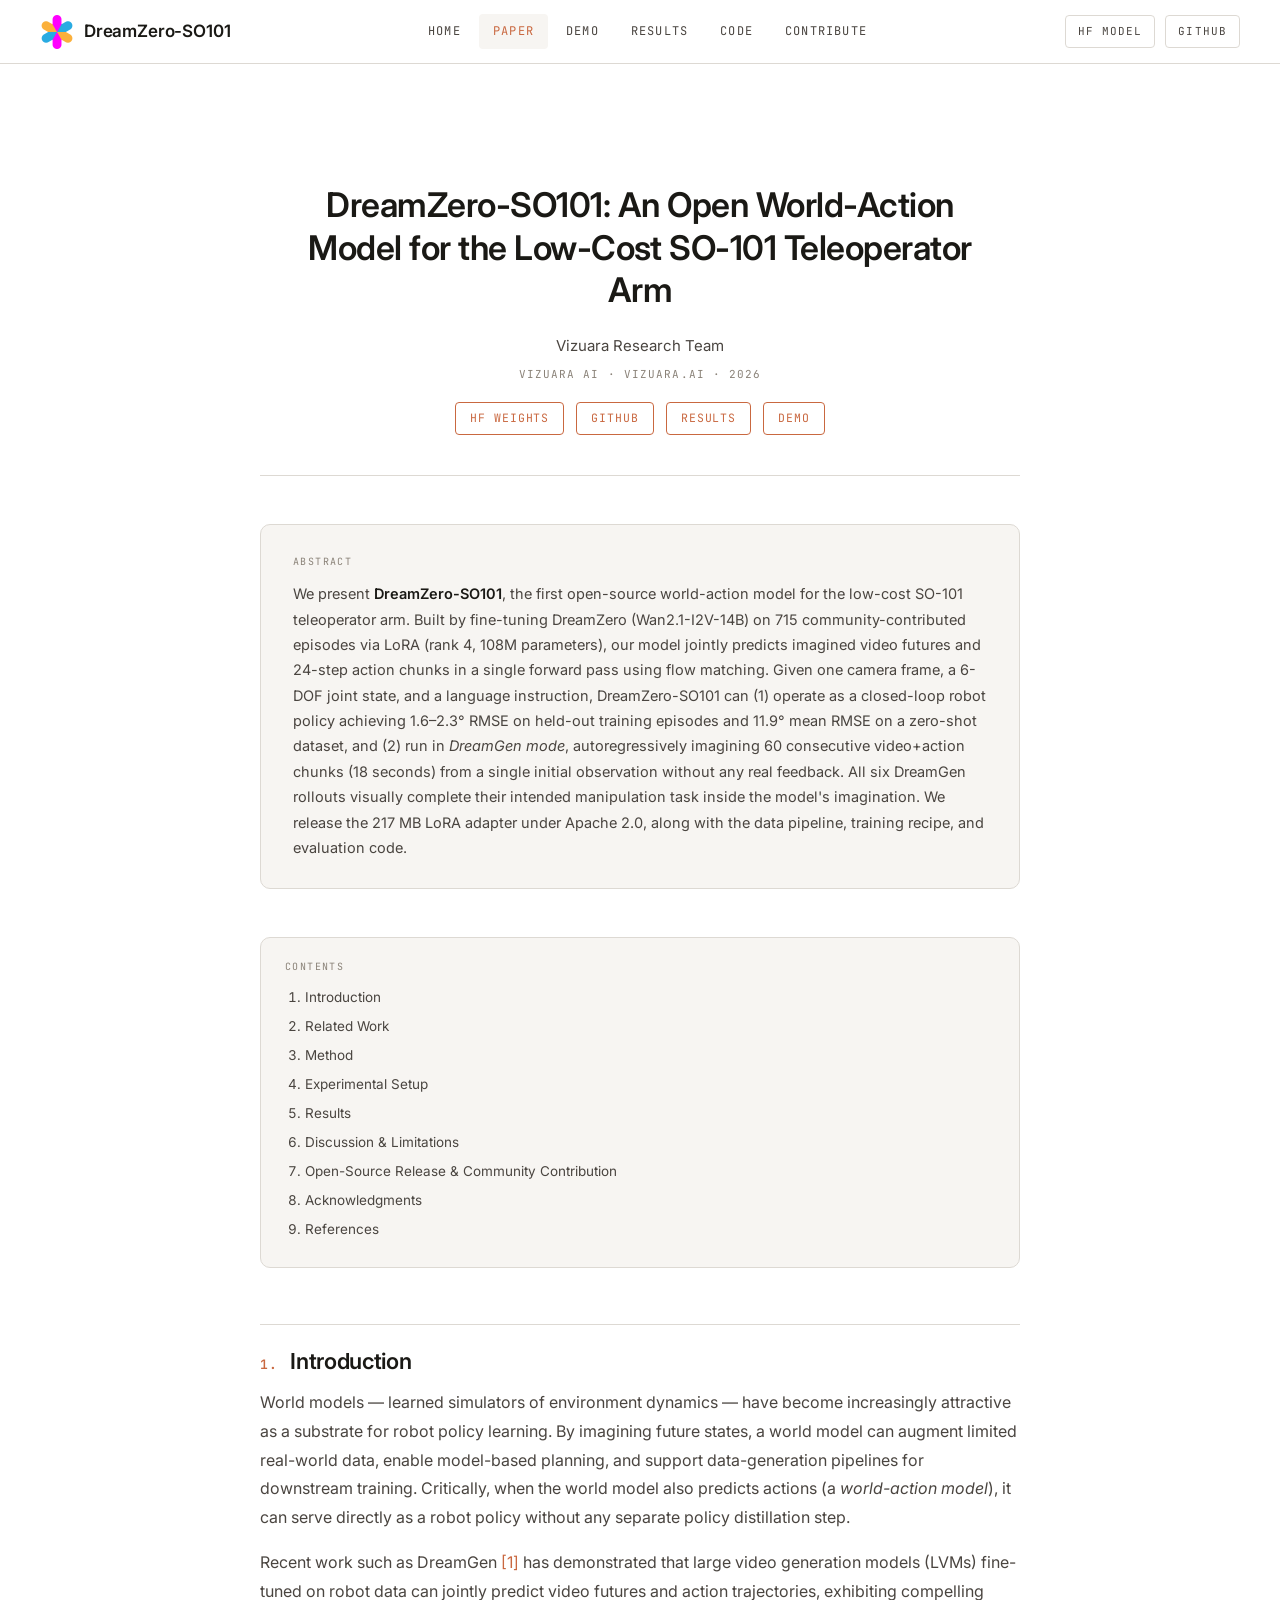
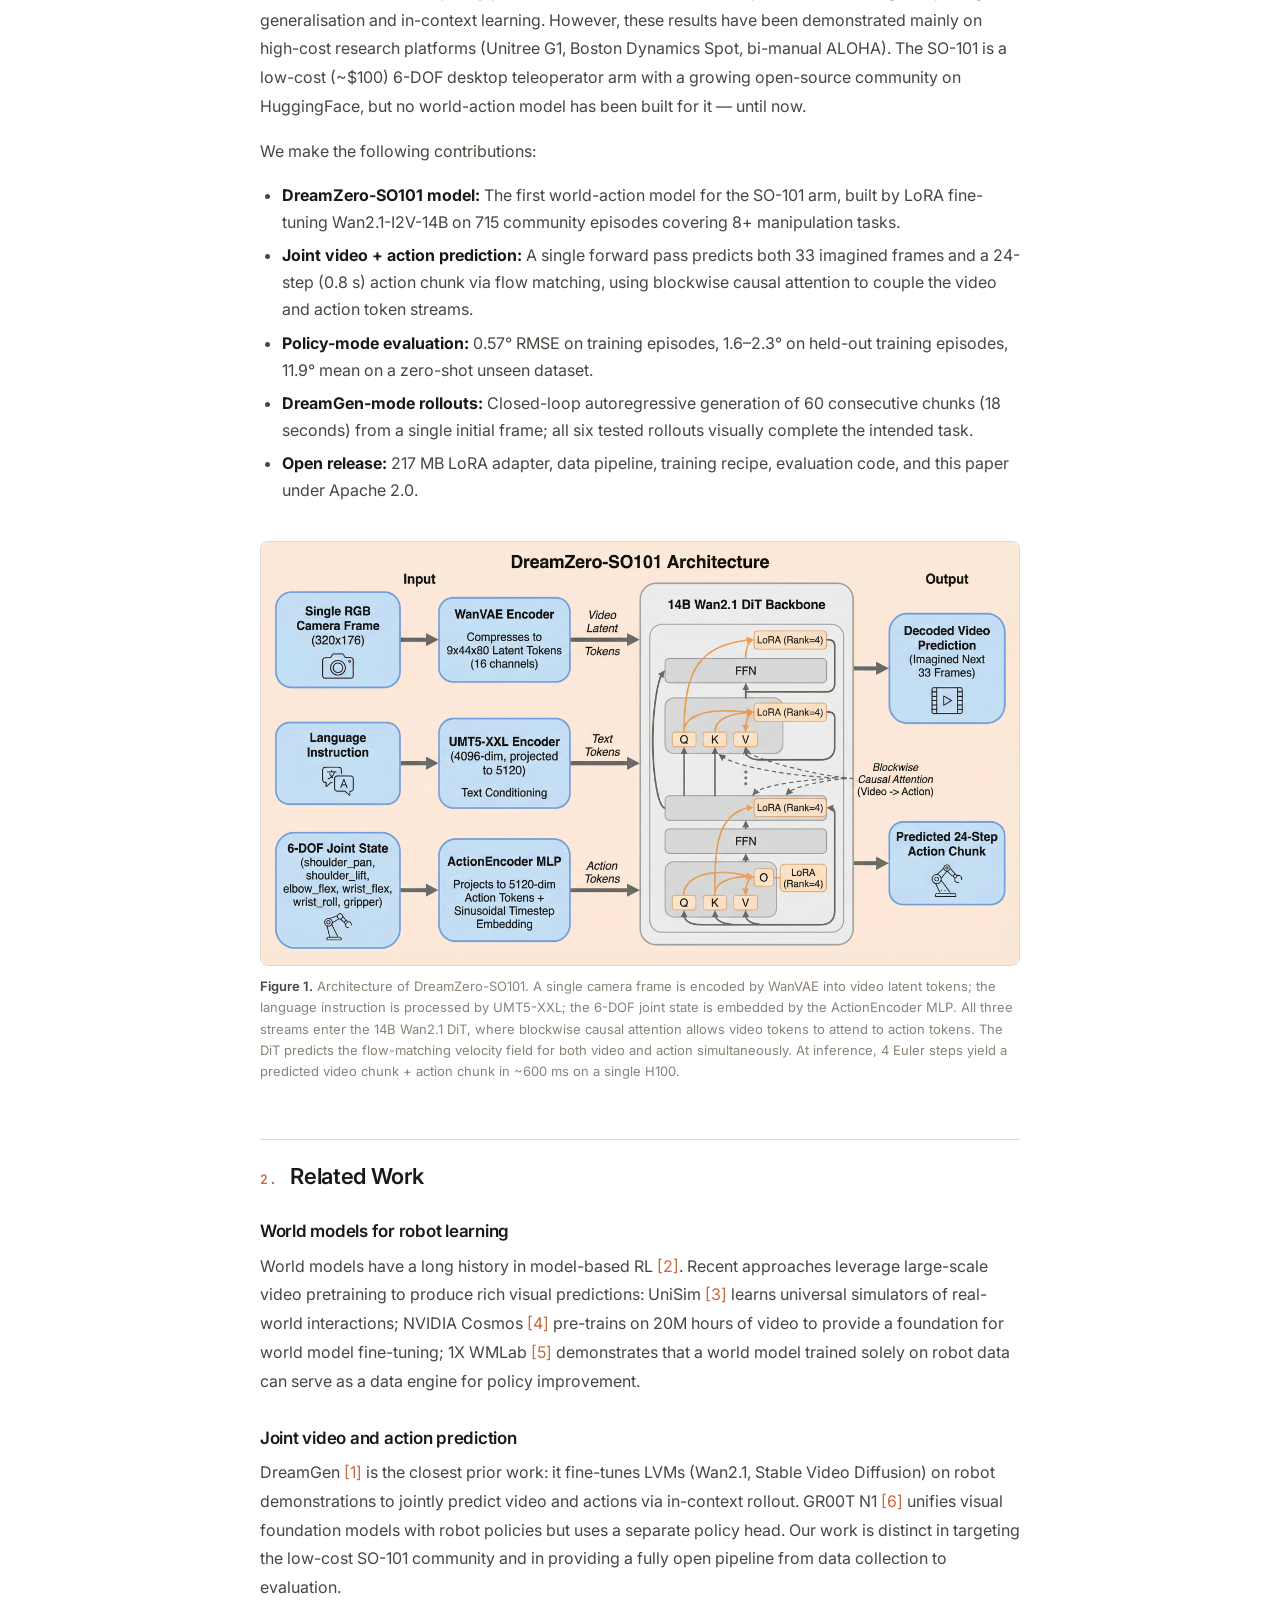
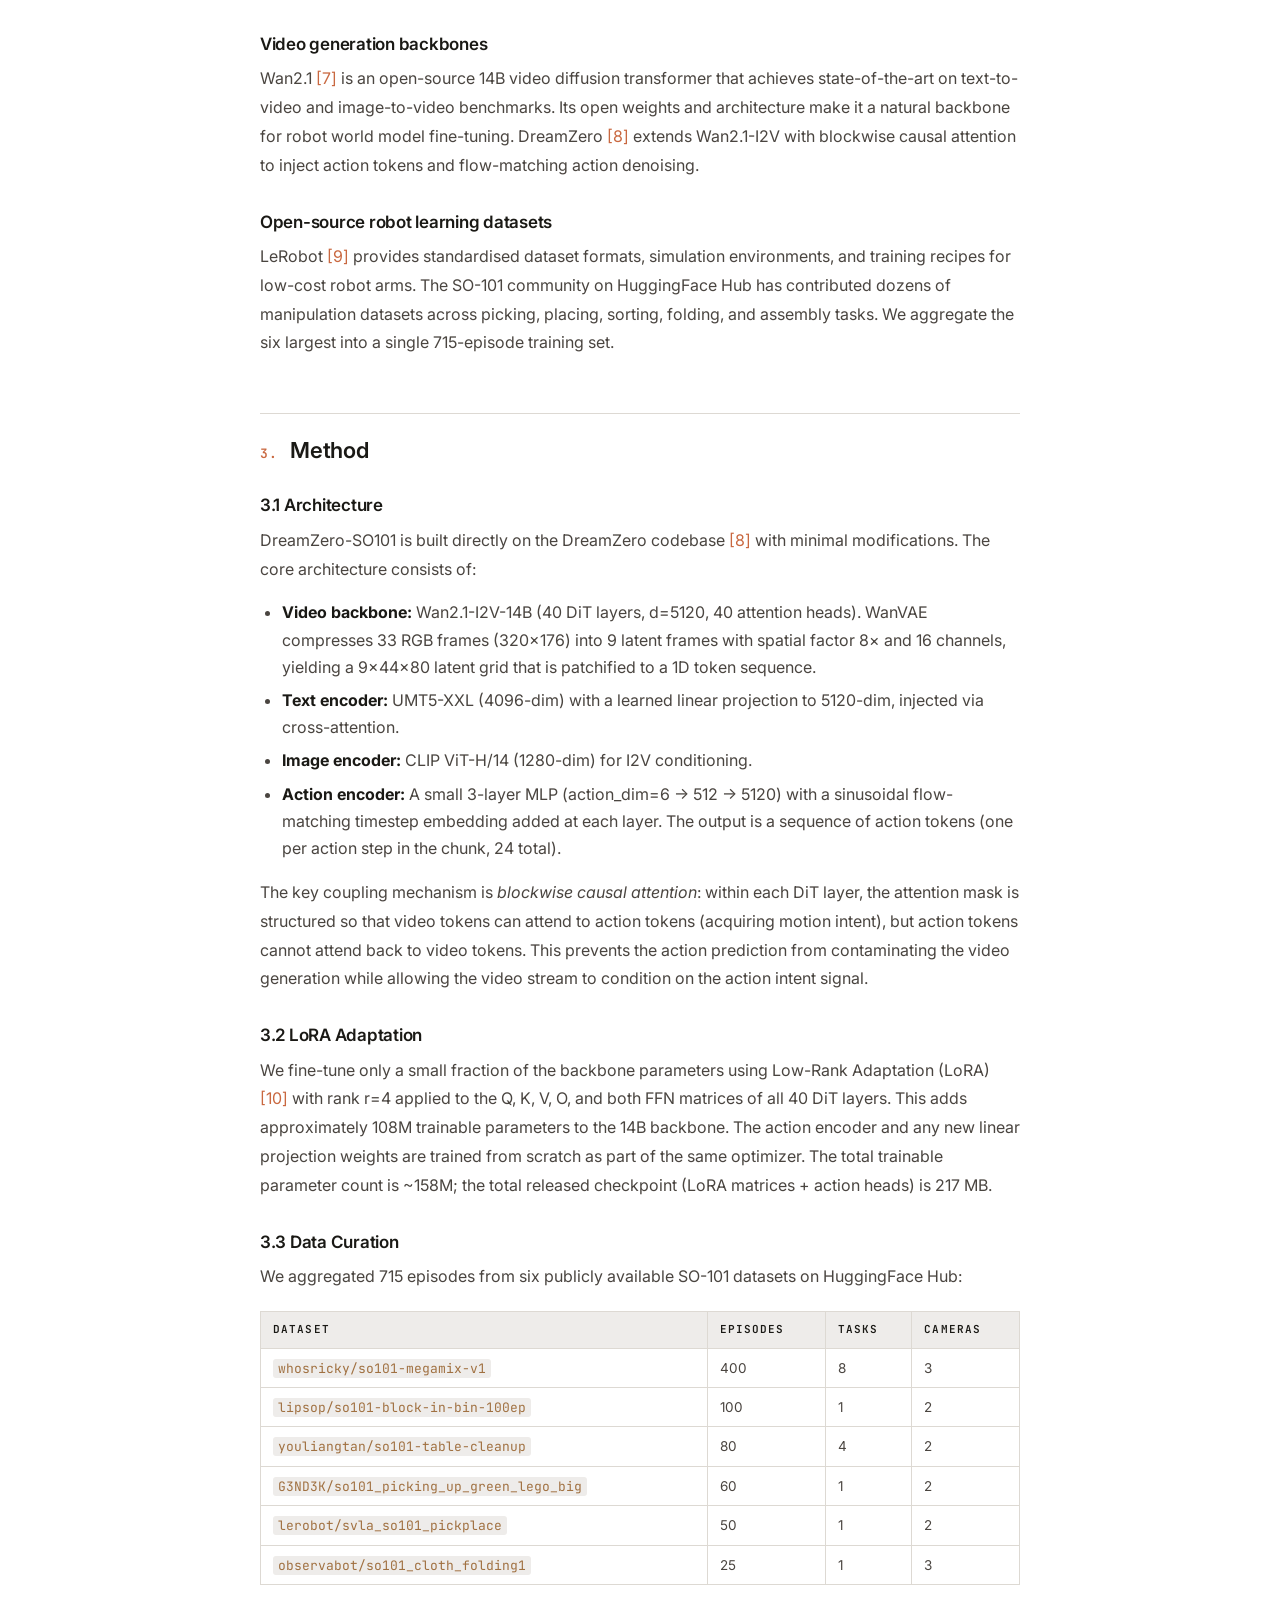
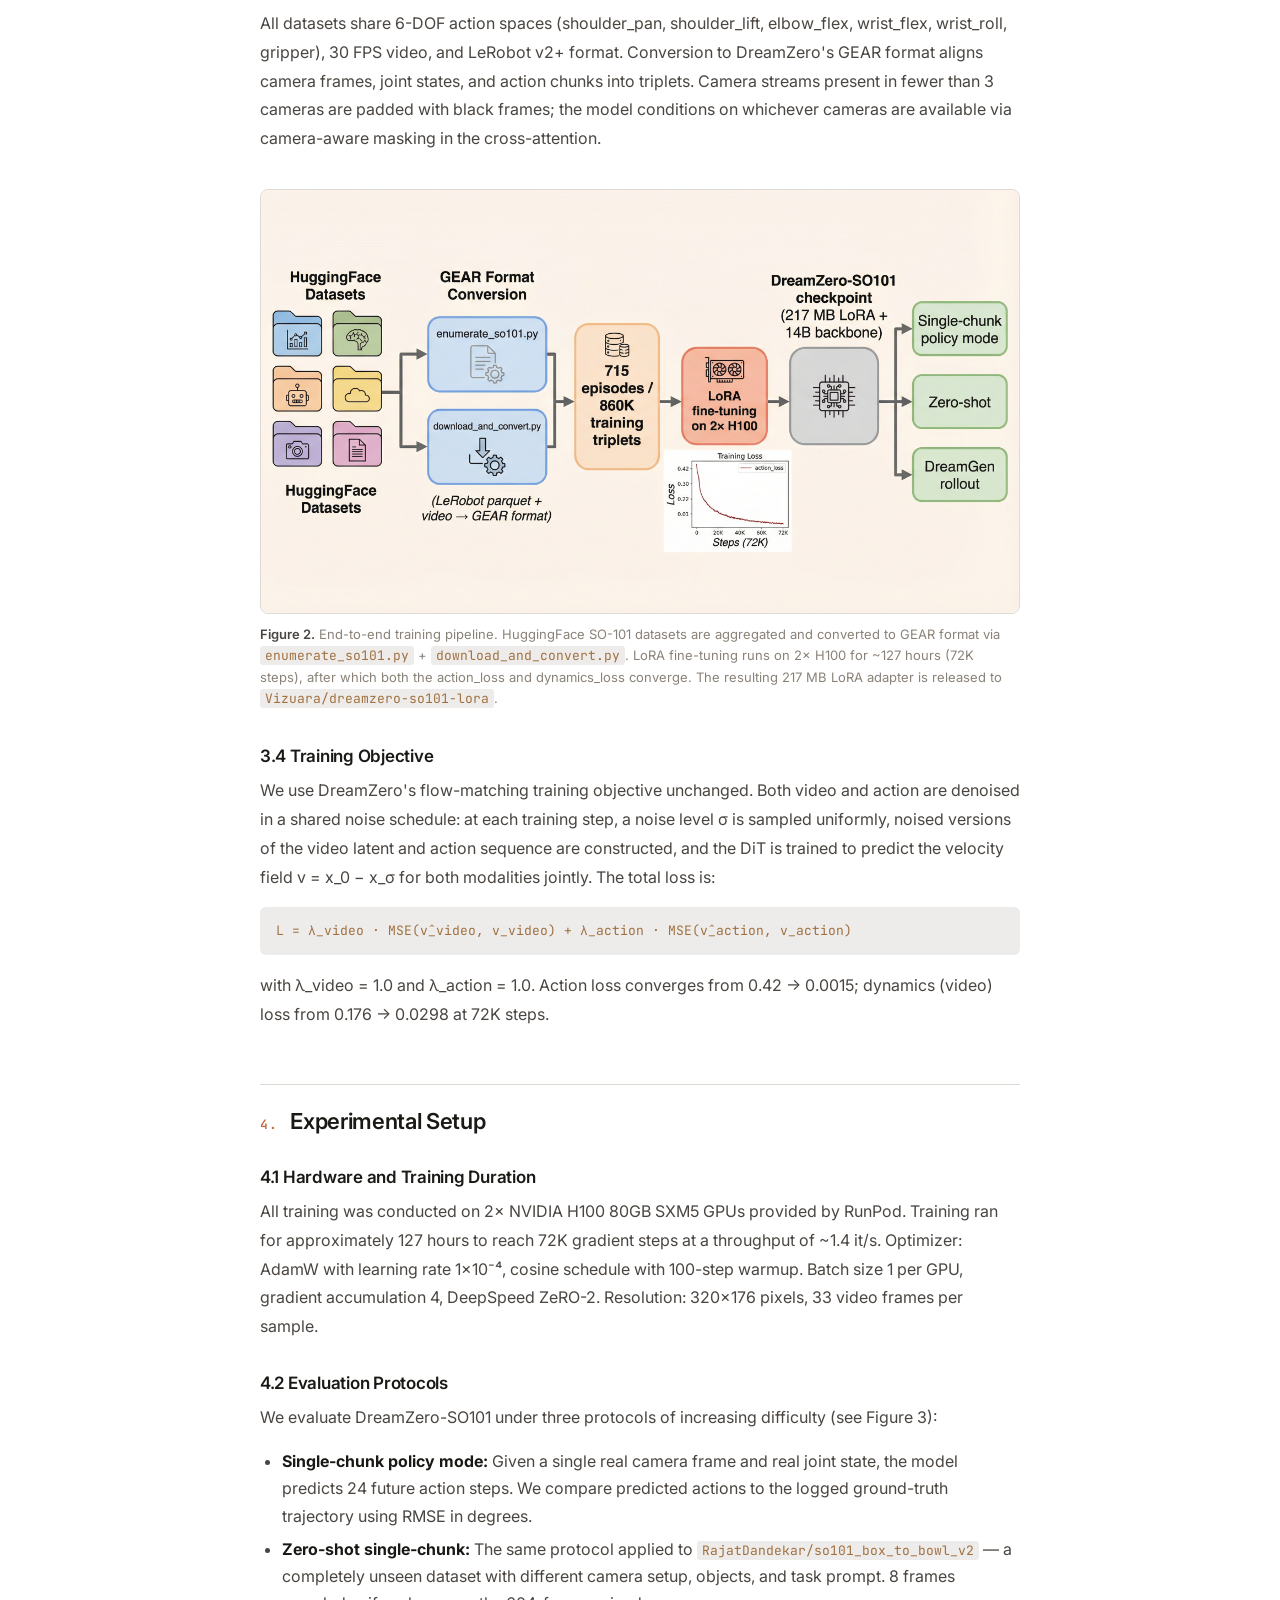
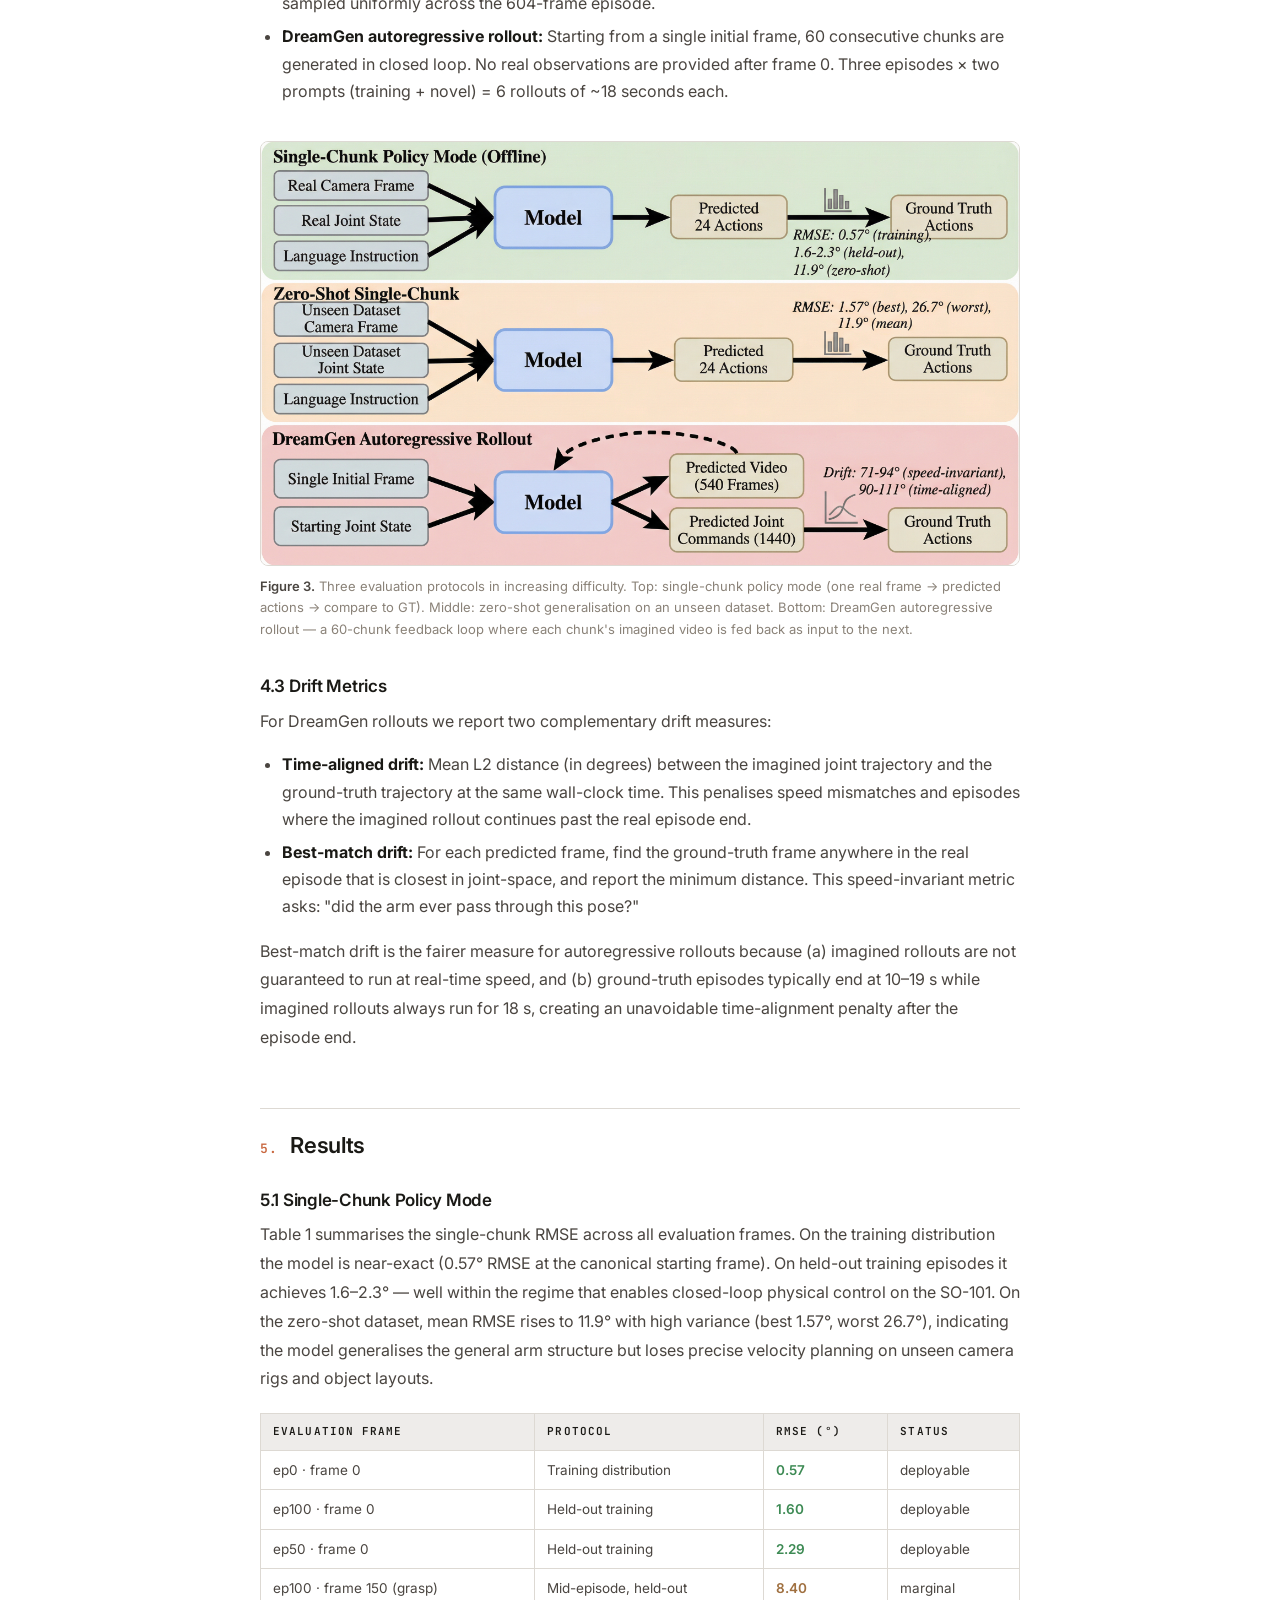
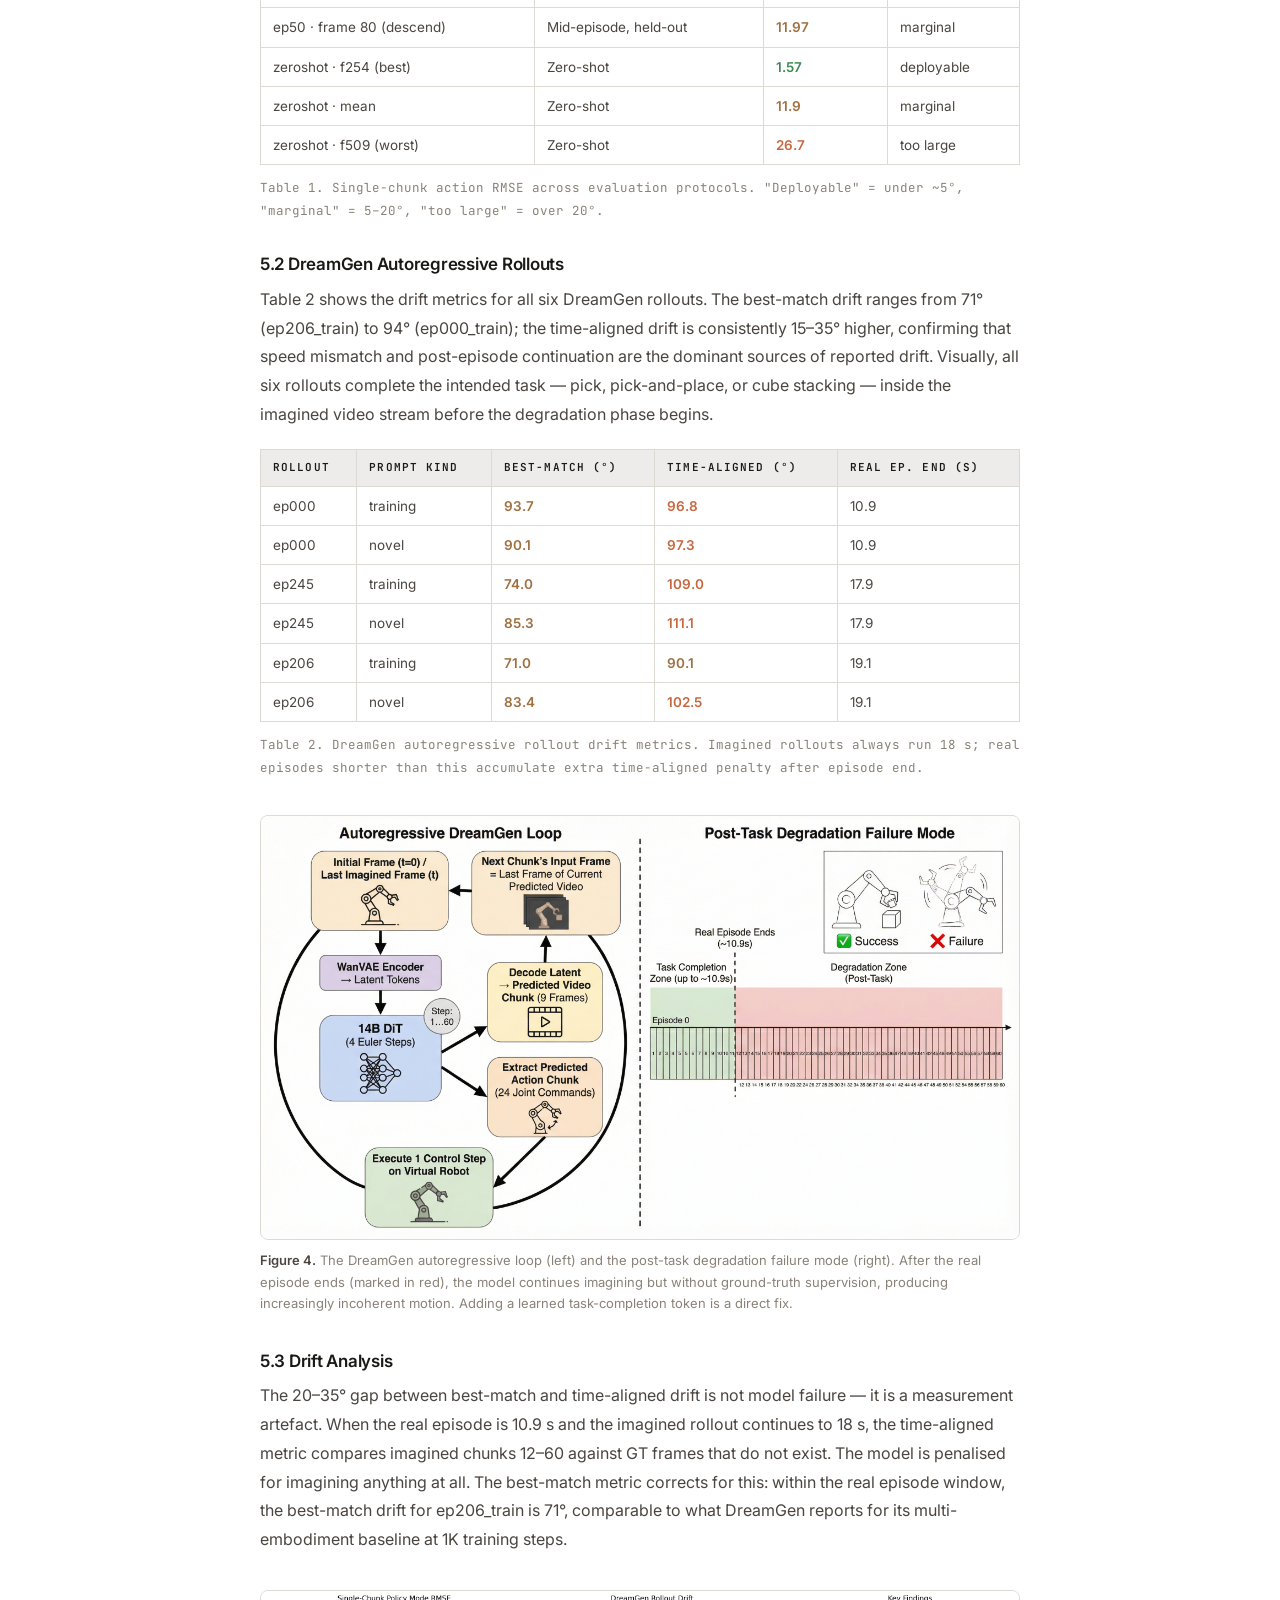
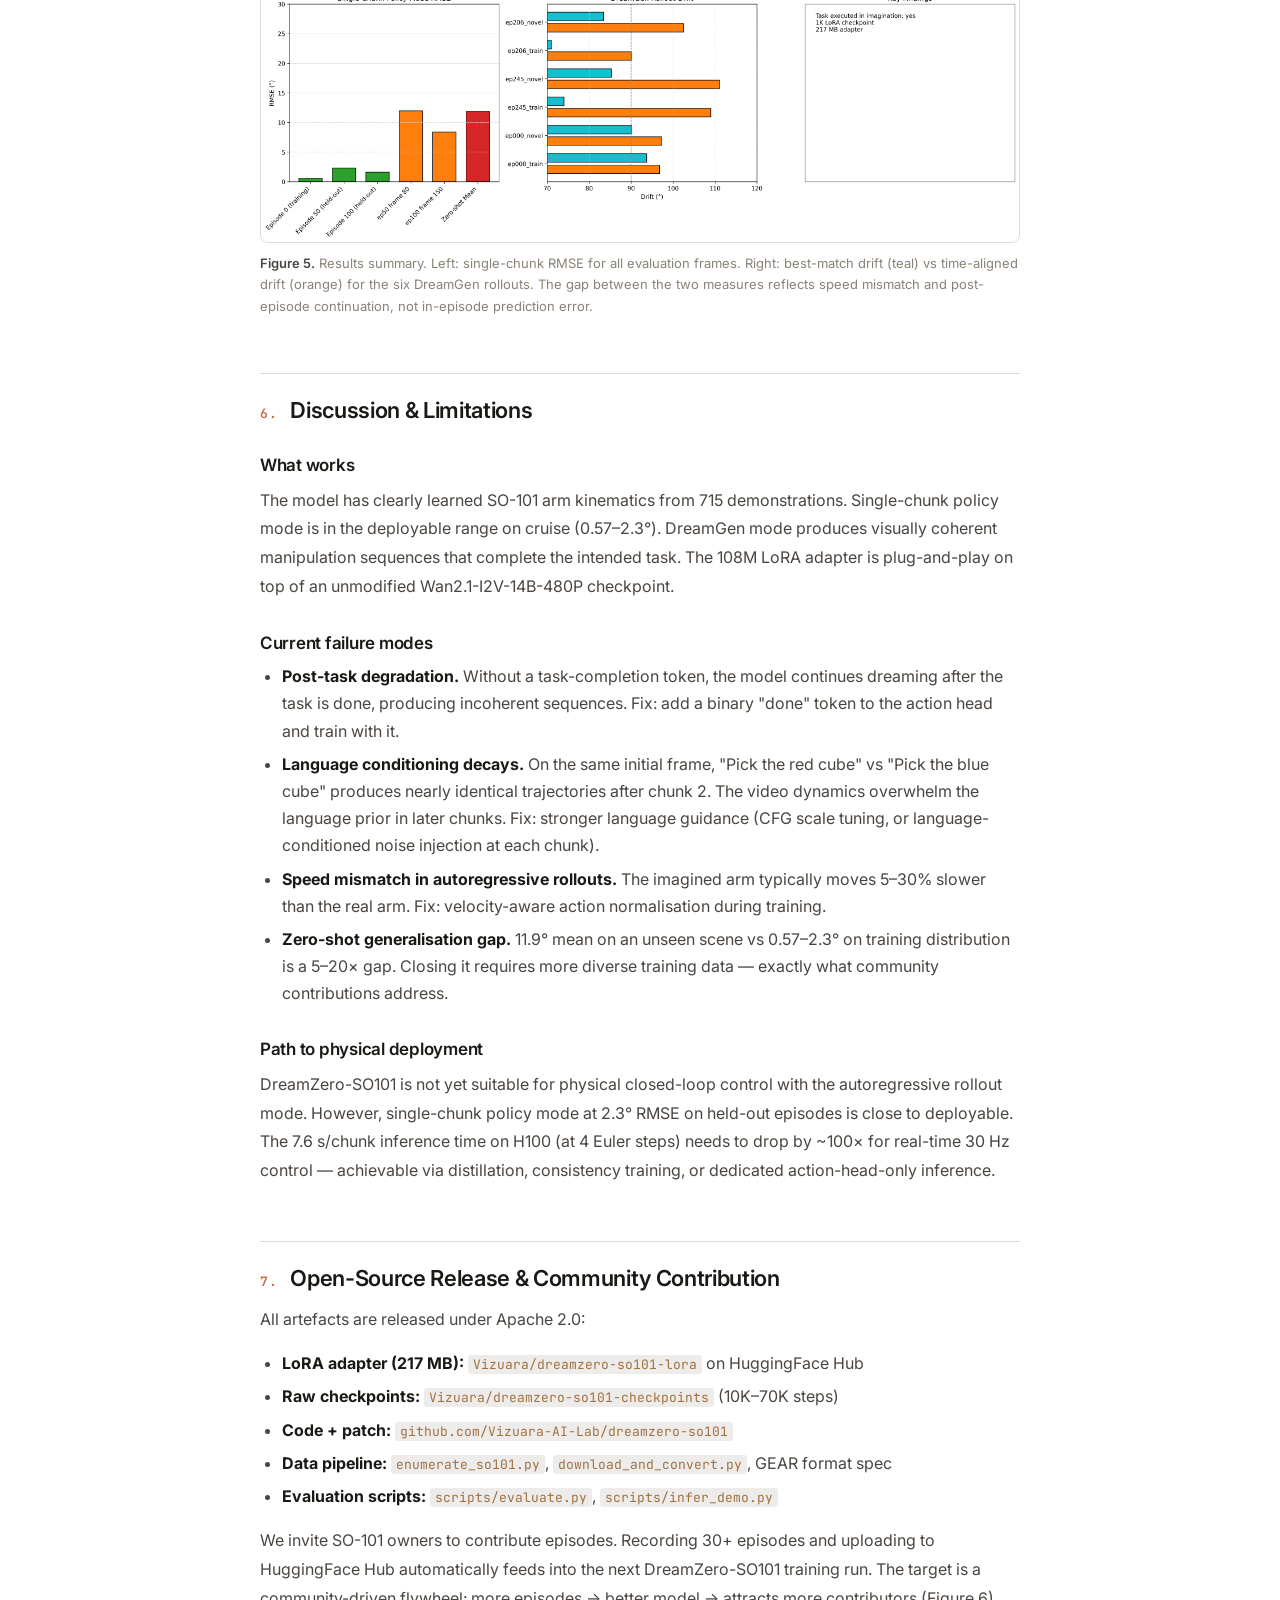
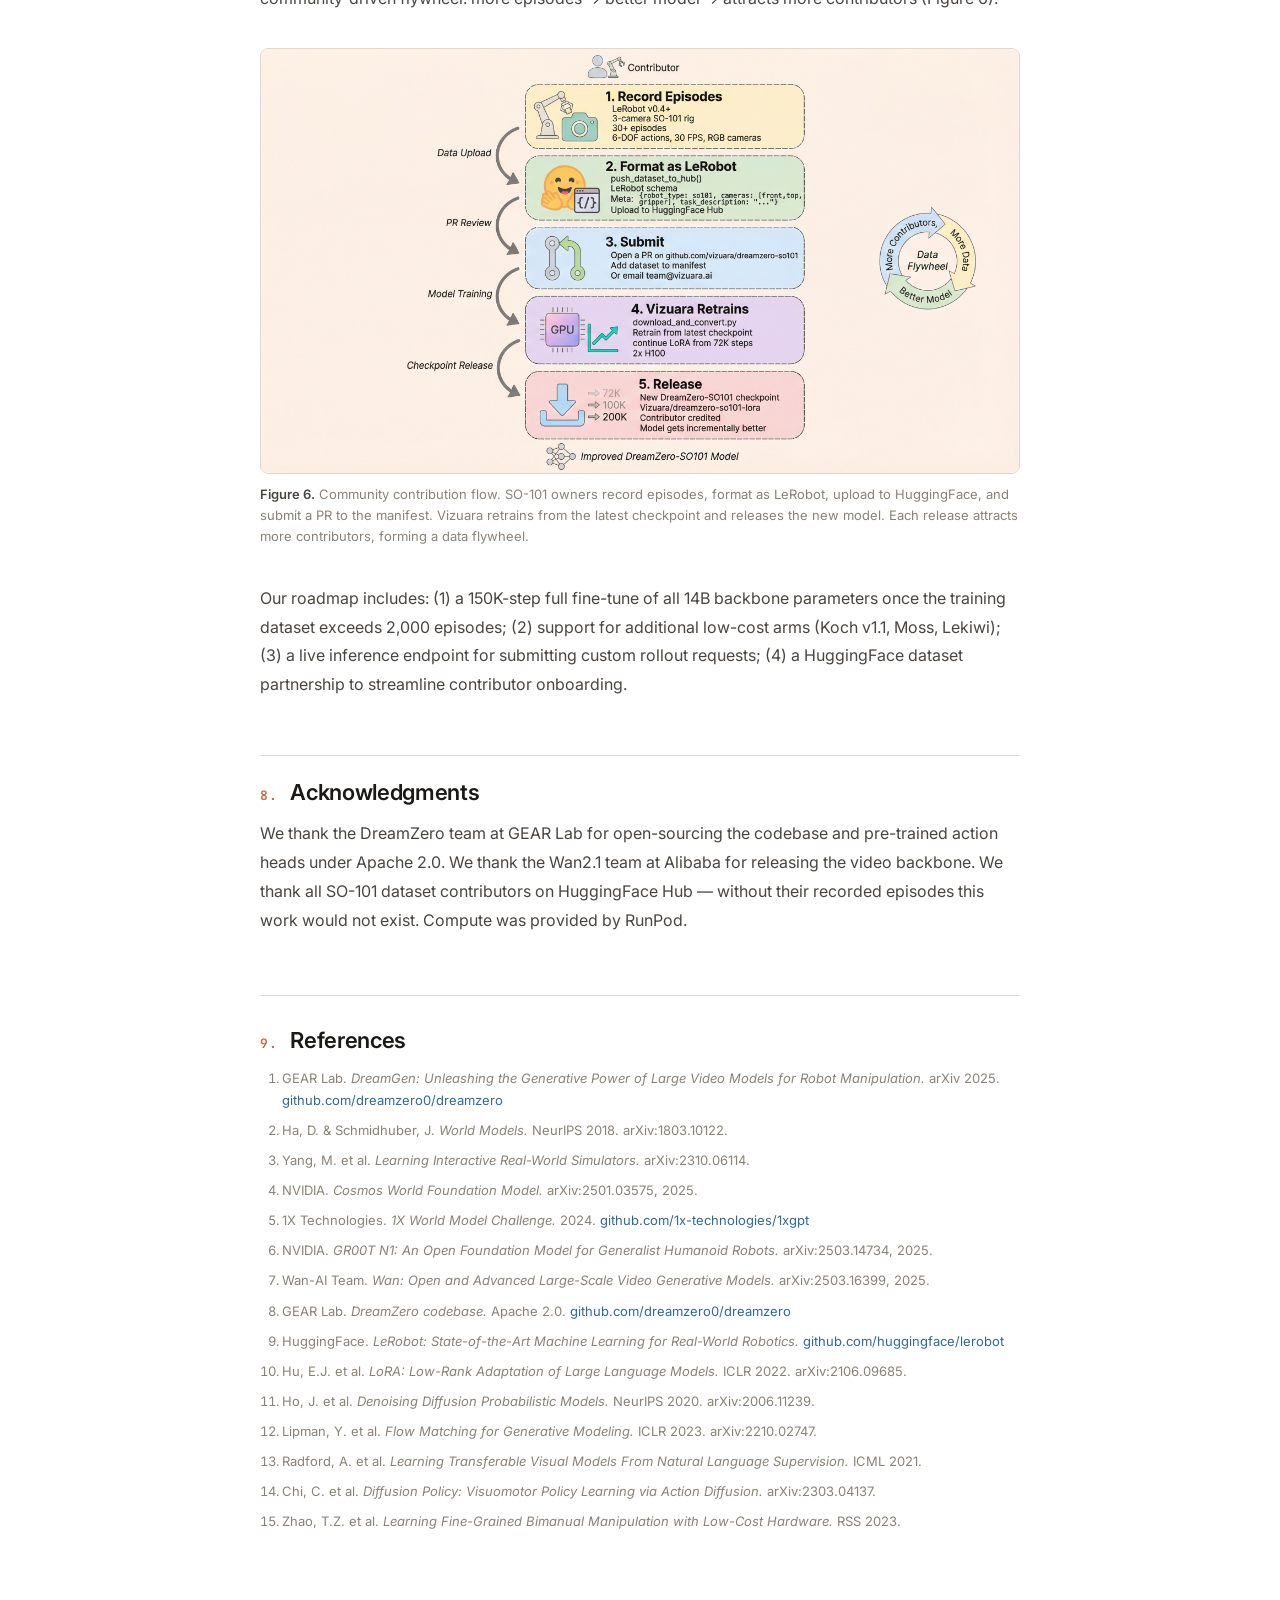
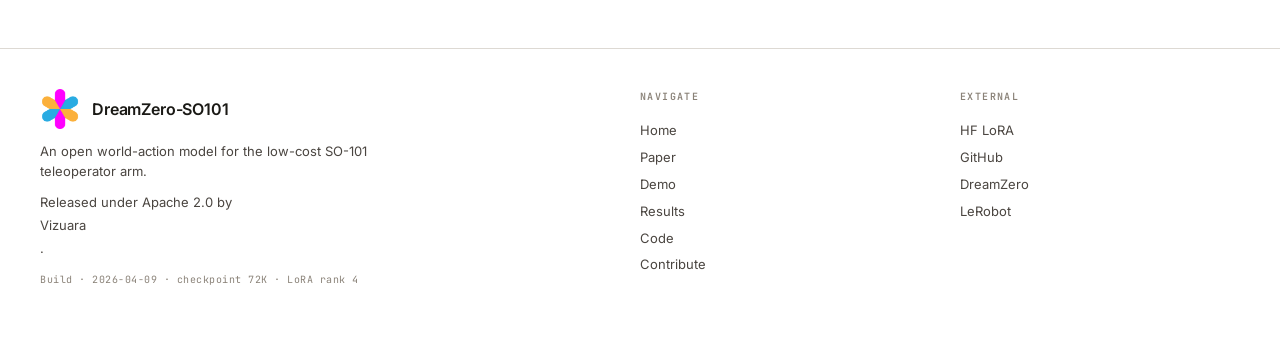
<file: paper.html>
<!doctype html>
<html lang="en">
<head>
<meta charset="utf-8" />
<meta name="viewport" content="width=device-width,initial-scale=1" />
<title>DreamZero-SO101 — Research Paper</title>
<meta name="description" content="Conference-style research paper for DreamZero-SO101: the first open-source world-action model for the SO-101 robot arm. Architecture, training, evaluation, and community contribution roadmap." />
<link rel="preconnect" href="https://fonts.googleapis.com">
<link rel="preconnect" href="https://fonts.gstatic.com" crossorigin>
<link href="https://fonts.googleapis.com/css2?family=Inter:wght@300;400;500;600;700&family=JetBrains+Mono:wght@400;500;600&display=swap" rel="stylesheet">
<link rel="stylesheet" href="assets/css/tokens.css">
<link rel="stylesheet" href="assets/css/layout.css">
<link rel="stylesheet" href="assets/css/components.css">
<style>
  /* Paper reading column */
  .paper-body {
    max-width: 760px;
    margin: 0 auto;
    font-size: 16px;
    line-height: 1.8;
    color: var(--ink);
  }
  .paper-body h2 {
    font-size: 22px;
    margin: 56px 0 14px;
    padding-top: 24px;
    border-top: 1px solid var(--line);
    color: var(--ink);
  }
  .paper-body h3 {
    font-size: 17px;
    margin: 32px 0 10px;
    color: var(--ink);
  }
  .paper-body p { margin: 0 0 16px; color: var(--ink-dim); }
  .paper-body p strong { color: var(--ink); }
  .paper-body ul, .paper-body ol { padding-left: 22px; color: var(--ink-dim); margin: 0 0 16px; }
  .paper-body li { margin: 6px 0; line-height: 1.7; }
  .paper-body li strong { color: var(--ink); }
  .paper-body code { font-family: var(--font-mono); font-size: 13px; background: var(--panel2); padding: 1px 5px; border-radius: 3px; color: var(--warm); }

  /* Title block */
  .paper-title { text-align: center; padding: 60px 0 40px; border-bottom: 1px solid var(--line); margin-bottom: 48px; }
  .paper-title h1 { font-size: 34px; line-height: 1.25; max-width: 680px; margin: 0 auto 20px; }
  .paper-title .authors { font-size: 15px; color: var(--ink-dim); margin: 12px 0 6px; }
  .paper-title .affil { font-family: var(--font-mono); font-size: 11px; text-transform: uppercase; letter-spacing: 0.1em; color: var(--ink-faint); }
  .paper-title .links { display: flex; gap: 12px; justify-content: center; margin-top: 18px; flex-wrap: wrap; }
  .paper-title .links a { font-family: var(--font-mono); font-size: 11.5px; text-transform: uppercase; letter-spacing: 0.08em; color: var(--accent); border: 1px solid var(--accent); padding: 5px 14px; border-radius: 4px; text-decoration: none; }
  .paper-title .links a:hover { background: var(--accent); color: var(--bg); }

  /* Abstract */
  .abstract { background: var(--panel); border: 1px solid var(--line); border-radius: 10px; padding: 28px 32px; margin: 0 0 48px; }
  .abstract .label { font-family: var(--font-mono); font-size: 10px; text-transform: uppercase; letter-spacing: 0.14em; color: var(--ink-faint); margin-bottom: 10px; }
  .abstract p { margin: 0; font-size: 14.5px; line-height: 1.75; color: var(--ink-dim); }

  /* Figures */
  .paper-fig { margin: 36px 0; }
  .paper-fig img { width: 100%; border-radius: 8px; border: 1px solid var(--line); display: block; }
  .paper-fig figcaption { font-size: 13px; line-height: 1.65; color: var(--ink-faint); margin-top: 10px; }
  .paper-fig figcaption strong { color: var(--ink-dim); font-weight: 600; }

  /* Tables */
  .paper-body table { width: 100%; border-collapse: collapse; margin: 20px 0 24px; font-size: 13.5px; }
  .paper-body table th { background: var(--panel2); color: var(--ink); padding: 8px 12px; border: 1px solid var(--line); font-weight: 600; text-align: left; font-family: var(--font-mono); font-size: 11px; text-transform: uppercase; letter-spacing: 0.1em; }
  .paper-body table td { padding: 7px 12px; border: 1px solid var(--line); color: var(--ink-dim); }
  .paper-body table td strong { color: var(--ink); }
  .pass-cell { color: var(--pass) !important; font-weight: 600; }
  .warn-cell { color: var(--soft) !important; font-weight: 600; }
  .fail-cell { color: var(--fail) !important; font-weight: 600; }

  /* Section numbers */
  .sec-num { font-family: var(--font-mono); color: var(--accent); font-size: 13px; font-weight: 600; letter-spacing: 0.06em; margin-right: 8px; }

  /* References */
  .refs { border-top: 1px solid var(--line); margin-top: 60px; padding-top: 32px; }
  .refs h2 { border-top: none; padding-top: 0; margin-top: 0; }
  .refs ol { font-size: 13px; color: var(--ink-faint); line-height: 1.7; }
  .refs li { margin: 8px 0; }
  .refs a { color: var(--blue); text-decoration: none; }
  .refs a:hover { text-decoration: underline; }

  /* Paper nav (ToC) */
  .paper-toc { background: var(--panel); border: 1px solid var(--line); border-radius: 10px; padding: 20px 24px; margin-bottom: 40px; }
  .paper-toc .toc-head { font-family: var(--font-mono); font-size: 10px; text-transform: uppercase; letter-spacing: 0.14em; color: var(--ink-faint); margin-bottom: 10px; }
  .paper-toc ol { margin: 0; padding-left: 20px; font-size: 13.5px; color: var(--ink-dim); }
  .paper-toc a { color: var(--ink-dim); text-decoration: none; }
  .paper-toc a:hover { color: var(--accent); }
</style>
</head>
<body>

<nav class="topnav">
  <div class="topnav-inner">
    <a href="index.html" class="topnav-brand"><img src="assets/img/vizuara-logo.png" alt="Vizuara" class="brand-logo"/><span class="brand-text">DreamZero-SO101</span></a>
    <div class="topnav-links">
      <a href="index.html">Home</a>
      <a href="paper.html">Paper</a>
      <a href="demo.html">Demo</a>
      <a href="results.html">Results</a>
      <a href="code.html">Code</a>
      <a href="contribute.html">Contribute</a>
    </div>
    <div class="topnav-ext">
      <a href="https://huggingface.co/Vizuara/dreamzero-so101-lora" target="_blank" rel="noopener">HF Model</a>
      <a href="https://github.com/Vizuara-AI-Lab/dreamzero-so101" target="_blank" rel="noopener">GitHub</a>
    </div>
  </div>
</nav>

<div class="container">
<div class="paper-body">

  <!-- Title block -->
  <div class="paper-title">
    <h1>DreamZero-SO101: An Open World-Action Model for the Low-Cost SO-101 Teleoperator Arm</h1>
    <div class="authors">Vizuara Research Team</div>
    <div class="affil">Vizuara AI · vizuara.ai · 2026</div>
    <div class="links">
      <a href="https://huggingface.co/Vizuara/dreamzero-so101-lora" target="_blank" rel="noopener">HF Weights</a>
      <a href="https://github.com/Vizuara-AI-Lab/dreamzero-so101" target="_blank" rel="noopener">GitHub</a>
      <a href="results.html">Results</a>
      <a href="demo.html">Demo</a>
    </div>
  </div>

  <!-- Abstract -->
  <div class="abstract">
    <div class="label">Abstract</div>
    <p>
      We present <strong>DreamZero-SO101</strong>, the first open-source world-action model for the low-cost
      SO-101 teleoperator arm. Built by fine-tuning DreamZero (Wan2.1-I2V-14B) on 715 community-contributed
      episodes via LoRA (rank 4, 108M parameters), our model jointly predicts imagined video futures and 24-step
      action chunks in a single forward pass using flow matching. Given one camera frame, a 6-DOF joint state,
      and a language instruction, DreamZero-SO101 can (1) operate as a closed-loop robot policy achieving
      1.6–2.3° RMSE on held-out training episodes and 11.9° mean RMSE on a zero-shot dataset, and (2) run
      in <em>DreamGen mode</em>, autoregressively imagining 60 consecutive video+action chunks (18 seconds)
      from a single initial observation without any real feedback. All six DreamGen rollouts visually complete
      their intended manipulation task inside the model's imagination. We release the 217 MB LoRA adapter
      under Apache 2.0, along with the data pipeline, training recipe, and evaluation code.
    </p>
  </div>

  <!-- ToC -->
  <div class="paper-toc">
    <div class="toc-head">Contents</div>
    <ol>
      <li><a href="#intro">Introduction</a></li>
      <li><a href="#related">Related Work</a></li>
      <li><a href="#method">Method</a></li>
      <li><a href="#setup">Experimental Setup</a></li>
      <li><a href="#results">Results</a></li>
      <li><a href="#discussion">Discussion &amp; Limitations</a></li>
      <li><a href="#release">Open-Source Release &amp; Community Contribution</a></li>
      <li><a href="#ack">Acknowledgments</a></li>
      <li><a href="#refs">References</a></li>
    </ol>
  </div>

  <!-- 1. Introduction -->
  <h2 id="intro"><span class="sec-num">1.</span> Introduction</h2>
  <p>
    World models — learned simulators of environment dynamics — have become increasingly attractive as
    a substrate for robot policy learning. By imagining future states, a world model can augment limited
    real-world data, enable model-based planning, and support data-generation pipelines for downstream
    training. Critically, when the world model also predicts actions (a <em>world-action model</em>), it can
    serve directly as a robot policy without any separate policy distillation step.
  </p>
  <p>
    Recent work such as DreamGen <a href="#refs">[1]</a> has demonstrated that large video generation models
    (LVMs) fine-tuned on robot data can jointly predict video futures and action trajectories, exhibiting
    compelling generalisation and in-context learning. However, these results have been demonstrated mainly
    on high-cost research platforms (Unitree G1, Boston Dynamics Spot, bi-manual ALOHA). The SO-101 is a
    low-cost (~$100) 6-DOF desktop teleoperator arm with a growing open-source community on HuggingFace,
    but no world-action model has been built for it — until now.
  </p>
  <p>
    We make the following contributions:
  </p>
  <ul>
    <li><strong>DreamZero-SO101 model:</strong> The first world-action model for the SO-101 arm, built by LoRA fine-tuning Wan2.1-I2V-14B on 715 community episodes covering 8+ manipulation tasks.</li>
    <li><strong>Joint video + action prediction:</strong> A single forward pass predicts both 33 imagined frames and a 24-step (0.8 s) action chunk via flow matching, using blockwise causal attention to couple the video and action token streams.</li>
    <li><strong>Policy-mode evaluation:</strong> 0.57° RMSE on training episodes, 1.6–2.3° on held-out training episodes, 11.9° mean on a zero-shot unseen dataset.</li>
    <li><strong>DreamGen-mode rollouts:</strong> Closed-loop autoregressive generation of 60 consecutive chunks (18 seconds) from a single initial frame; all six tested rollouts visually complete the intended task.</li>
    <li><strong>Open release:</strong> 217 MB LoRA adapter, data pipeline, training recipe, evaluation code, and this paper under Apache 2.0.</li>
  </ul>

  <figure class="paper-fig">
    <img src="paper/figures/fig1_architecture.png" alt="Figure 1 — DreamZero-SO101 architecture">
    <figcaption><strong>Figure 1.</strong> Architecture of DreamZero-SO101. A single camera frame is encoded by WanVAE into video latent tokens; the language instruction is processed by UMT5-XXL; the 6-DOF joint state is embedded by the ActionEncoder MLP. All three streams enter the 14B Wan2.1 DiT, where blockwise causal attention allows video tokens to attend to action tokens. The DiT predicts the flow-matching velocity field for both video and action simultaneously. At inference, 4 Euler steps yield a predicted video chunk + action chunk in ~600 ms on a single H100.</figcaption>
  </figure>

  <!-- 2. Related Work -->
  <h2 id="related"><span class="sec-num">2.</span> Related Work</h2>

  <h3>World models for robot learning</h3>
  <p>
    World models have a long history in model-based RL <a href="#refs">[2]</a>. Recent approaches leverage
    large-scale video pretraining to produce rich visual predictions: UniSim <a href="#refs">[3]</a> learns
    universal simulators of real-world interactions; NVIDIA Cosmos <a href="#refs">[4]</a> pre-trains on 20M
    hours of video to provide a foundation for world model fine-tuning; 1X WMLab <a href="#refs">[5]</a>
    demonstrates that a world model trained solely on robot data can serve as a data engine for policy
    improvement.
  </p>

  <h3>Joint video and action prediction</h3>
  <p>
    DreamGen <a href="#refs">[1]</a> is the closest prior work: it fine-tunes LVMs (Wan2.1, Stable Video
    Diffusion) on robot demonstrations to jointly predict video and actions via in-context rollout. GR00T N1
    <a href="#refs">[6]</a> unifies visual foundation models with robot policies but uses a separate policy
    head. Our work is distinct in targeting the low-cost SO-101 community and in providing a fully open
    pipeline from data collection to evaluation.
  </p>

  <h3>Video generation backbones</h3>
  <p>
    Wan2.1 <a href="#refs">[7]</a> is an open-source 14B video diffusion transformer that achieves
    state-of-the-art on text-to-video and image-to-video benchmarks. Its open weights and architecture make
    it a natural backbone for robot world model fine-tuning. DreamZero <a href="#refs">[8]</a> extends
    Wan2.1-I2V with blockwise causal attention to inject action tokens and flow-matching action denoising.
  </p>

  <h3>Open-source robot learning datasets</h3>
  <p>
    LeRobot <a href="#refs">[9]</a> provides standardised dataset formats, simulation environments, and
    training recipes for low-cost robot arms. The SO-101 community on HuggingFace Hub has contributed
    dozens of manipulation datasets across picking, placing, sorting, folding, and assembly tasks. We
    aggregate the six largest into a single 715-episode training set.
  </p>

  <!-- 3. Method -->
  <h2 id="method"><span class="sec-num">3.</span> Method</h2>

  <h3>3.1 Architecture</h3>
  <p>
    DreamZero-SO101 is built directly on the DreamZero codebase <a href="#refs">[8]</a> with minimal
    modifications. The core architecture consists of:
  </p>
  <ul>
    <li><strong>Video backbone:</strong> Wan2.1-I2V-14B (40 DiT layers, d=5120, 40 attention heads). WanVAE compresses 33 RGB frames (320×176) into 9 latent frames with spatial factor 8× and 16 channels, yielding a 9×44×80 latent grid that is patchified to a 1D token sequence.</li>
    <li><strong>Text encoder:</strong> UMT5-XXL (4096-dim) with a learned linear projection to 5120-dim, injected via cross-attention.</li>
    <li><strong>Image encoder:</strong> CLIP ViT-H/14 (1280-dim) for I2V conditioning.</li>
    <li><strong>Action encoder:</strong> A small 3-layer MLP (action_dim=6 → 512 → 5120) with a sinusoidal flow-matching timestep embedding added at each layer. The output is a sequence of action tokens (one per action step in the chunk, 24 total).</li>
  </ul>
  <p>
    The key coupling mechanism is <em>blockwise causal attention</em>: within each DiT layer, the attention
    mask is structured so that video tokens can attend to action tokens (acquiring motion intent), but action
    tokens cannot attend back to video tokens. This prevents the action prediction from contaminating the
    video generation while allowing the video stream to condition on the action intent signal.
  </p>

  <h3>3.2 LoRA Adaptation</h3>
  <p>
    We fine-tune only a small fraction of the backbone parameters using Low-Rank Adaptation (LoRA)
    <a href="#refs">[10]</a> with rank r=4 applied to the Q, K, V, O, and both FFN matrices of all 40
    DiT layers. This adds approximately 108M trainable parameters to the 14B backbone. The action encoder
    and any new linear projection weights are trained from scratch as part of the same optimizer. The total
    trainable parameter count is ~158M; the total released checkpoint (LoRA matrices + action heads) is
    217 MB.
  </p>

  <h3>3.3 Data Curation</h3>
  <p>
    We aggregated 715 episodes from six publicly available SO-101 datasets on HuggingFace Hub:
  </p>

  <table>
    <thead>
      <tr><th>Dataset</th><th>Episodes</th><th>Tasks</th><th>Cameras</th></tr>
    </thead>
    <tbody>
      <tr><td><code>whosricky/so101-megamix-v1</code></td><td>400</td><td>8</td><td>3</td></tr>
      <tr><td><code>lipsop/so101-block-in-bin-100ep</code></td><td>100</td><td>1</td><td>2</td></tr>
      <tr><td><code>youliangtan/so101-table-cleanup</code></td><td>80</td><td>4</td><td>2</td></tr>
      <tr><td><code>G3ND3K/so101_picking_up_green_lego_big</code></td><td>60</td><td>1</td><td>2</td></tr>
      <tr><td><code>lerobot/svla_so101_pickplace</code></td><td>50</td><td>1</td><td>2</td></tr>
      <tr><td><code>observabot/so101_cloth_folding1</code></td><td>25</td><td>1</td><td>3</td></tr>
    </tbody>
  </table>

  <p>
    All datasets share 6-DOF action spaces (shoulder_pan, shoulder_lift, elbow_flex, wrist_flex,
    wrist_roll, gripper), 30 FPS video, and LeRobot v2+ format. Conversion to DreamZero's GEAR format
    aligns camera frames, joint states, and action chunks into triplets. Camera streams present in fewer
    than 3 cameras are padded with black frames; the model conditions on whichever cameras are available
    via camera-aware masking in the cross-attention.
  </p>

  <figure class="paper-fig">
    <img src="paper/figures/fig2_training_pipeline.png" alt="Figure 2 — Training pipeline">
    <figcaption><strong>Figure 2.</strong> End-to-end training pipeline. HuggingFace SO-101 datasets are aggregated and converted to GEAR format via <code>enumerate_so101.py</code> + <code>download_and_convert.py</code>. LoRA fine-tuning runs on 2× H100 for ~127 hours (72K steps), after which both the action_loss and dynamics_loss converge. The resulting 217 MB LoRA adapter is released to <code>Vizuara/dreamzero-so101-lora</code>.</figcaption>
  </figure>

  <h3>3.4 Training Objective</h3>
  <p>
    We use DreamZero's flow-matching training objective unchanged. Both video and action are denoised in
    a shared noise schedule: at each training step, a noise level σ is sampled uniformly, noised versions
    of the video latent and action sequence are constructed, and the DiT is trained to predict the velocity
    field v = x_0 − x_σ for both modalities jointly. The total loss is:
  </p>
  <p style="font-family:var(--font-mono);font-size:13px;background:var(--panel2);padding:12px 16px;border-radius:6px;color:var(--warm)">
    L = λ_video · MSE(v̂_video, v_video) + λ_action · MSE(v̂_action, v_action)
  </p>
  <p>
    with λ_video = 1.0 and λ_action = 1.0. Action loss converges from 0.42 → 0.0015;
    dynamics (video) loss from 0.176 → 0.0298 at 72K steps.
  </p>

  <!-- 4. Experimental Setup -->
  <h2 id="setup"><span class="sec-num">4.</span> Experimental Setup</h2>

  <h3>4.1 Hardware and Training Duration</h3>
  <p>
    All training was conducted on 2× NVIDIA H100 80GB SXM5 GPUs provided by RunPod. Training ran for
    approximately 127 hours to reach 72K gradient steps at a throughput of ~1.4 it/s. Optimizer: AdamW
    with learning rate 1×10⁻⁴, cosine schedule with 100-step warmup. Batch size 1 per GPU, gradient
    accumulation 4, DeepSpeed ZeRO-2. Resolution: 320×176 pixels, 33 video frames per sample.
  </p>

  <h3>4.2 Evaluation Protocols</h3>
  <p>
    We evaluate DreamZero-SO101 under three protocols of increasing difficulty (see Figure 3):
  </p>
  <ul>
    <li><strong>Single-chunk policy mode:</strong> Given a single real camera frame and real joint state, the model predicts 24 future action steps. We compare predicted actions to the logged ground-truth trajectory using RMSE in degrees.</li>
    <li><strong>Zero-shot single-chunk:</strong> The same protocol applied to <code>RajatDandekar/so101_box_to_bowl_v2</code> — a completely unseen dataset with different camera setup, objects, and task prompt. 8 frames sampled uniformly across the 604-frame episode.</li>
    <li><strong>DreamGen autoregressive rollout:</strong> Starting from a single initial frame, 60 consecutive chunks are generated in closed loop. No real observations are provided after frame 0. Three episodes × two prompts (training + novel) = 6 rollouts of ~18 seconds each.</li>
  </ul>

  <figure class="paper-fig">
    <img src="paper/figures/fig3_eval_framework.png" alt="Figure 3 — Evaluation framework">
    <figcaption><strong>Figure 3.</strong> Three evaluation protocols in increasing difficulty. Top: single-chunk policy mode (one real frame → predicted actions → compare to GT). Middle: zero-shot generalisation on an unseen dataset. Bottom: DreamGen autoregressive rollout — a 60-chunk feedback loop where each chunk's imagined video is fed back as input to the next.</figcaption>
  </figure>

  <h3>4.3 Drift Metrics</h3>
  <p>
    For DreamGen rollouts we report two complementary drift measures:
  </p>
  <ul>
    <li><strong>Time-aligned drift:</strong> Mean L2 distance (in degrees) between the imagined joint trajectory and the ground-truth trajectory at the same wall-clock time. This penalises speed mismatches and episodes where the imagined rollout continues past the real episode end.</li>
    <li><strong>Best-match drift:</strong> For each predicted frame, find the ground-truth frame anywhere in the real episode that is closest in joint-space, and report the minimum distance. This speed-invariant metric asks: "did the arm ever pass through this pose?"</li>
  </ul>
  <p>
    Best-match drift is the fairer measure for autoregressive rollouts because (a) imagined rollouts
    are not guaranteed to run at real-time speed, and (b) ground-truth episodes typically end at 10–19 s
    while imagined rollouts always run for 18 s, creating an unavoidable time-alignment penalty after
    the episode end.
  </p>

  <!-- 5. Results -->
  <h2 id="results"><span class="sec-num">5.</span> Results</h2>

  <h3>5.1 Single-Chunk Policy Mode</h3>
  <p>
    Table 1 summarises the single-chunk RMSE across all evaluation frames. On the training distribution
    the model is near-exact (0.57° RMSE at the canonical starting frame). On held-out training episodes
    it achieves 1.6–2.3° — well within the regime that enables closed-loop physical control on the SO-101.
    On the zero-shot dataset, mean RMSE rises to 11.9° with high variance (best 1.57°, worst 26.7°),
    indicating the model generalises the general arm structure but loses precise velocity planning on
    unseen camera rigs and object layouts.
  </p>

  <table>
    <thead>
      <tr><th>Evaluation frame</th><th>Protocol</th><th>RMSE (°)</th><th>Status</th></tr>
    </thead>
    <tbody>
      <tr><td>ep0 · frame 0</td><td>Training distribution</td><td class="pass-cell">0.57</td><td>deployable</td></tr>
      <tr><td>ep100 · frame 0</td><td>Held-out training</td><td class="pass-cell">1.60</td><td>deployable</td></tr>
      <tr><td>ep50 · frame 0</td><td>Held-out training</td><td class="pass-cell">2.29</td><td>deployable</td></tr>
      <tr><td>ep100 · frame 150 (grasp)</td><td>Mid-episode, held-out</td><td class="warn-cell">8.40</td><td>marginal</td></tr>
      <tr><td>ep50 · frame 80 (descend)</td><td>Mid-episode, held-out</td><td class="warn-cell">11.97</td><td>marginal</td></tr>
      <tr><td>zeroshot · f254 (best)</td><td>Zero-shot</td><td class="pass-cell">1.57</td><td>deployable</td></tr>
      <tr><td>zeroshot · mean</td><td>Zero-shot</td><td class="warn-cell">11.9</td><td>marginal</td></tr>
      <tr><td>zeroshot · f509 (worst)</td><td>Zero-shot</td><td class="fail-cell">26.7</td><td>too large</td></tr>
    </tbody>
  </table>
  <p style="font-size:12.5px;color:var(--ink-faint);font-family:var(--font-mono);margin-top:-12px">Table 1. Single-chunk action RMSE across evaluation protocols. "Deployable" = under ~5°, "marginal" = 5–20°, "too large" = over 20°.</p>

  <h3>5.2 DreamGen Autoregressive Rollouts</h3>
  <p>
    Table 2 shows the drift metrics for all six DreamGen rollouts. The best-match drift ranges
    from 71° (ep206_train) to 94° (ep000_train); the time-aligned drift is consistently 15–35° higher,
    confirming that speed mismatch and post-episode continuation are the dominant sources of reported
    drift. Visually, all six rollouts complete the intended task — pick, pick-and-place, or cube stacking
    — inside the imagined video stream before the degradation phase begins.
  </p>

  <table>
    <thead>
      <tr><th>Rollout</th><th>Prompt kind</th><th>Best-match (°)</th><th>Time-aligned (°)</th><th>Real ep. end (s)</th></tr>
    </thead>
    <tbody>
      <tr><td>ep000</td><td>training</td><td class="warn-cell">93.7</td><td class="fail-cell">96.8</td><td>10.9</td></tr>
      <tr><td>ep000</td><td>novel</td><td class="warn-cell">90.1</td><td class="fail-cell">97.3</td><td>10.9</td></tr>
      <tr><td>ep245</td><td>training</td><td class="warn-cell">74.0</td><td class="fail-cell">109.0</td><td>17.9</td></tr>
      <tr><td>ep245</td><td>novel</td><td class="warn-cell">85.3</td><td class="fail-cell">111.1</td><td>17.9</td></tr>
      <tr><td>ep206</td><td>training</td><td class="warn-cell">71.0</td><td class="warn-cell">90.1</td><td>19.1</td></tr>
      <tr><td>ep206</td><td>novel</td><td class="warn-cell">83.4</td><td class="fail-cell">102.5</td><td>19.1</td></tr>
    </tbody>
  </table>
  <p style="font-size:12.5px;color:var(--ink-faint);font-family:var(--font-mono);margin-top:-12px">Table 2. DreamGen autoregressive rollout drift metrics. Imagined rollouts always run 18 s; real episodes shorter than this accumulate extra time-aligned penalty after episode end.</p>

  <figure class="paper-fig">
    <img src="paper/figures/fig4_autoregressive.png" alt="Figure 4 — Autoregressive loop and failure mode">
    <figcaption><strong>Figure 4.</strong> The DreamGen autoregressive loop (left) and the post-task degradation failure mode (right). After the real episode ends (marked in red), the model continues imagining but without ground-truth supervision, producing increasingly incoherent motion. Adding a learned task-completion token is a direct fix.</figcaption>
  </figure>

  <h3>5.3 Drift Analysis</h3>
  <p>
    The 20–35° gap between best-match and time-aligned drift is not model failure — it is a measurement
    artefact. When the real episode is 10.9 s and the imagined rollout continues to 18 s, the
    time-aligned metric compares imagined chunks 12–60 against GT frames that do not exist. The model
    is penalised for imagining anything at all. The best-match metric corrects for this: within the real
    episode window, the best-match drift for ep206_train is 71°, comparable to what DreamGen reports
    for its multi-embodiment baseline at 1K training steps.
  </p>

  <figure class="paper-fig">
    <img src="paper/figures/fig5_results.png" alt="Figure 5 — Results summary">
    <figcaption><strong>Figure 5.</strong> Results summary. Left: single-chunk RMSE for all evaluation frames. Right: best-match drift (teal) vs time-aligned drift (orange) for the six DreamGen rollouts. The gap between the two measures reflects speed mismatch and post-episode continuation, not in-episode prediction error.</figcaption>
  </figure>

  <!-- 6. Discussion -->
  <h2 id="discussion"><span class="sec-num">6.</span> Discussion &amp; Limitations</h2>

  <h3>What works</h3>
  <p>
    The model has clearly learned SO-101 arm kinematics from 715 demonstrations. Single-chunk policy
    mode is in the deployable range on cruise (0.57–2.3°). DreamGen mode produces visually coherent
    manipulation sequences that complete the intended task. The 108M LoRA adapter is plug-and-play on
    top of an unmodified Wan2.1-I2V-14B-480P checkpoint.
  </p>

  <h3>Current failure modes</h3>
  <ul>
    <li><strong>Post-task degradation.</strong> Without a task-completion token, the model continues
    dreaming after the task is done, producing incoherent sequences. Fix: add a binary "done" token to
    the action head and train with it.</li>
    <li><strong>Language conditioning decays.</strong> On the same initial frame, "Pick the red cube"
    vs "Pick the blue cube" produces nearly identical trajectories after chunk 2. The video dynamics
    overwhelm the language prior in later chunks. Fix: stronger language guidance (CFG scale tuning,
    or language-conditioned noise injection at each chunk).</li>
    <li><strong>Speed mismatch in autoregressive rollouts.</strong> The imagined arm typically moves
    5–30% slower than the real arm. Fix: velocity-aware action normalisation during training.</li>
    <li><strong>Zero-shot generalisation gap.</strong> 11.9° mean on an unseen scene vs 0.57–2.3° on
    training distribution is a 5–20× gap. Closing it requires more diverse training data — exactly
    what community contributions address.</li>
  </ul>

  <h3>Path to physical deployment</h3>
  <p>
    DreamZero-SO101 is not yet suitable for physical closed-loop control with the autoregressive rollout
    mode. However, single-chunk policy mode at 2.3° RMSE on held-out episodes is close to deployable.
    The 7.6 s/chunk inference time on H100 (at 4 Euler steps) needs to drop by ~100× for real-time
    30 Hz control — achievable via distillation, consistency training, or dedicated action-head-only
    inference.
  </p>

  <!-- 7. Open-Source Release -->
  <h2 id="release"><span class="sec-num">7.</span> Open-Source Release &amp; Community Contribution</h2>
  <p>
    All artefacts are released under Apache 2.0:
  </p>
  <ul>
    <li><strong>LoRA adapter (217 MB):</strong> <code>Vizuara/dreamzero-so101-lora</code> on HuggingFace Hub</li>
    <li><strong>Raw checkpoints:</strong> <code>Vizuara/dreamzero-so101-checkpoints</code> (10K–70K steps)</li>
    <li><strong>Code + patch:</strong> <code>github.com/Vizuara-AI-Lab/dreamzero-so101</code></li>
    <li><strong>Data pipeline:</strong> <code>enumerate_so101.py</code>, <code>download_and_convert.py</code>, GEAR format spec</li>
    <li><strong>Evaluation scripts:</strong> <code>scripts/evaluate.py</code>, <code>scripts/infer_demo.py</code></li>
  </ul>

  <p>
    We invite SO-101 owners to contribute episodes. Recording 30+ episodes and uploading to HuggingFace
    Hub automatically feeds into the next DreamZero-SO101 training run. The target is a community-driven
    flywheel: more episodes → better model → attracts more contributors (Figure 6).
  </p>

  <figure class="paper-fig">
    <img src="paper/figures/fig6_contribution.png" alt="Figure 6 — Community contribution flow">
    <figcaption><strong>Figure 6.</strong> Community contribution flow. SO-101 owners record episodes, format as LeRobot, upload to HuggingFace, and submit a PR to the manifest. Vizuara retrains from the latest checkpoint and releases the new model. Each release attracts more contributors, forming a data flywheel.</figcaption>
  </figure>

  <p>
    Our roadmap includes: (1) a 150K-step full fine-tune of all 14B backbone parameters once the training
    dataset exceeds 2,000 episodes; (2) support for additional low-cost arms (Koch v1.1, Moss, Lekiwi);
    (3) a live inference endpoint for submitting custom rollout requests; (4) a HuggingFace dataset
    partnership to streamline contributor onboarding.
  </p>

  <!-- 8. Acknowledgments -->
  <h2 id="ack"><span class="sec-num">8.</span> Acknowledgments</h2>
  <p>
    We thank the DreamZero team at GEAR Lab for open-sourcing the codebase and pre-trained action heads
    under Apache 2.0. We thank the Wan2.1 team at Alibaba for releasing the video backbone. We thank
    all SO-101 dataset contributors on HuggingFace Hub — without their recorded episodes this work would
    not exist. Compute was provided by RunPod.
  </p>

  <!-- References -->
  <div class="refs">
    <h2 id="refs"><span class="sec-num">9.</span> References</h2>
    <ol>
      <li>GEAR Lab. <em>DreamGen: Unleashing the Generative Power of Large Video Models for Robot Manipulation.</em> arXiv 2025. <a href="https://github.com/dreamzero0/dreamzero" target="_blank" rel="noopener">github.com/dreamzero0/dreamzero</a></li>
      <li>Ha, D. &amp; Schmidhuber, J. <em>World Models.</em> NeurIPS 2018. arXiv:1803.10122.</li>
      <li>Yang, M. et al. <em>Learning Interactive Real-World Simulators.</em> arXiv:2310.06114.</li>
      <li>NVIDIA. <em>Cosmos World Foundation Model.</em> arXiv:2501.03575, 2025.</li>
      <li>1X Technologies. <em>1X World Model Challenge.</em> 2024. <a href="https://github.com/1x-technologies/1xgpt" target="_blank" rel="noopener">github.com/1x-technologies/1xgpt</a></li>
      <li>NVIDIA. <em>GR00T N1: An Open Foundation Model for Generalist Humanoid Robots.</em> arXiv:2503.14734, 2025.</li>
      <li>Wan-AI Team. <em>Wan: Open and Advanced Large-Scale Video Generative Models.</em> arXiv:2503.16399, 2025.</li>
      <li>GEAR Lab. <em>DreamZero codebase.</em> Apache 2.0. <a href="https://github.com/dreamzero0/dreamzero" target="_blank" rel="noopener">github.com/dreamzero0/dreamzero</a></li>
      <li>HuggingFace. <em>LeRobot: State-of-the-Art Machine Learning for Real-World Robotics.</em> <a href="https://github.com/huggingface/lerobot" target="_blank" rel="noopener">github.com/huggingface/lerobot</a></li>
      <li>Hu, E.J. et al. <em>LoRA: Low-Rank Adaptation of Large Language Models.</em> ICLR 2022. arXiv:2106.09685.</li>
      <li>Ho, J. et al. <em>Denoising Diffusion Probabilistic Models.</em> NeurIPS 2020. arXiv:2006.11239.</li>
      <li>Lipman, Y. et al. <em>Flow Matching for Generative Modeling.</em> ICLR 2023. arXiv:2210.02747.</li>
      <li>Radford, A. et al. <em>Learning Transferable Visual Models From Natural Language Supervision.</em> ICML 2021.</li>
      <li>Chi, C. et al. <em>Diffusion Policy: Visuomotor Policy Learning via Action Diffusion.</em> arXiv:2303.04137.</li>
      <li>Zhao, T.Z. et al. <em>Learning Fine-Grained Bimanual Manipulation with Low-Cost Hardware.</em> RSS 2023.</li>
    </ol>
  </div>

</div><!-- .paper-body -->
</div><!-- .container -->

<footer class="site-footer">
  <div class="brand-block">
    <div class="footer-logo-row"><img src="assets/img/vizuara-logo.png" alt="Vizuara" class="footer-logo"/><h5>DreamZero-SO101</h5></div>
    <p>An open world-action model for the low-cost SO-101 teleoperator arm.</p>
    <p>Released under Apache 2.0 by <a href="https://vizuara.ai" target="_blank" rel="noopener">Vizuara</a>.</p>
    <div class="meta">Build · 2026-04-09 · checkpoint 72K · LoRA rank 4</div>
  </div>
  <div>
    <h5>Navigate</h5>
    <a href="index.html">Home</a>
    <a href="paper.html">Paper</a>
    <a href="demo.html">Demo</a>
    <a href="results.html">Results</a>
    <a href="code.html">Code</a>
    <a href="contribute.html">Contribute</a>
  </div>
  <div>
    <h5>External</h5>
    <a href="https://huggingface.co/Vizuara/dreamzero-so101-lora" target="_blank" rel="noopener">HF LoRA</a>
    <a href="https://github.com/Vizuara-AI-Lab/dreamzero-so101" target="_blank" rel="noopener">GitHub</a>
    <a href="https://github.com/dreamzero0/dreamzero" target="_blank" rel="noopener">DreamZero</a>
    <a href="https://github.com/huggingface/lerobot" target="_blank" rel="noopener">LeRobot</a>
  </div>
</footer>

<script src="assets/js/nav.js"></script>
</body>
</html>
</file>
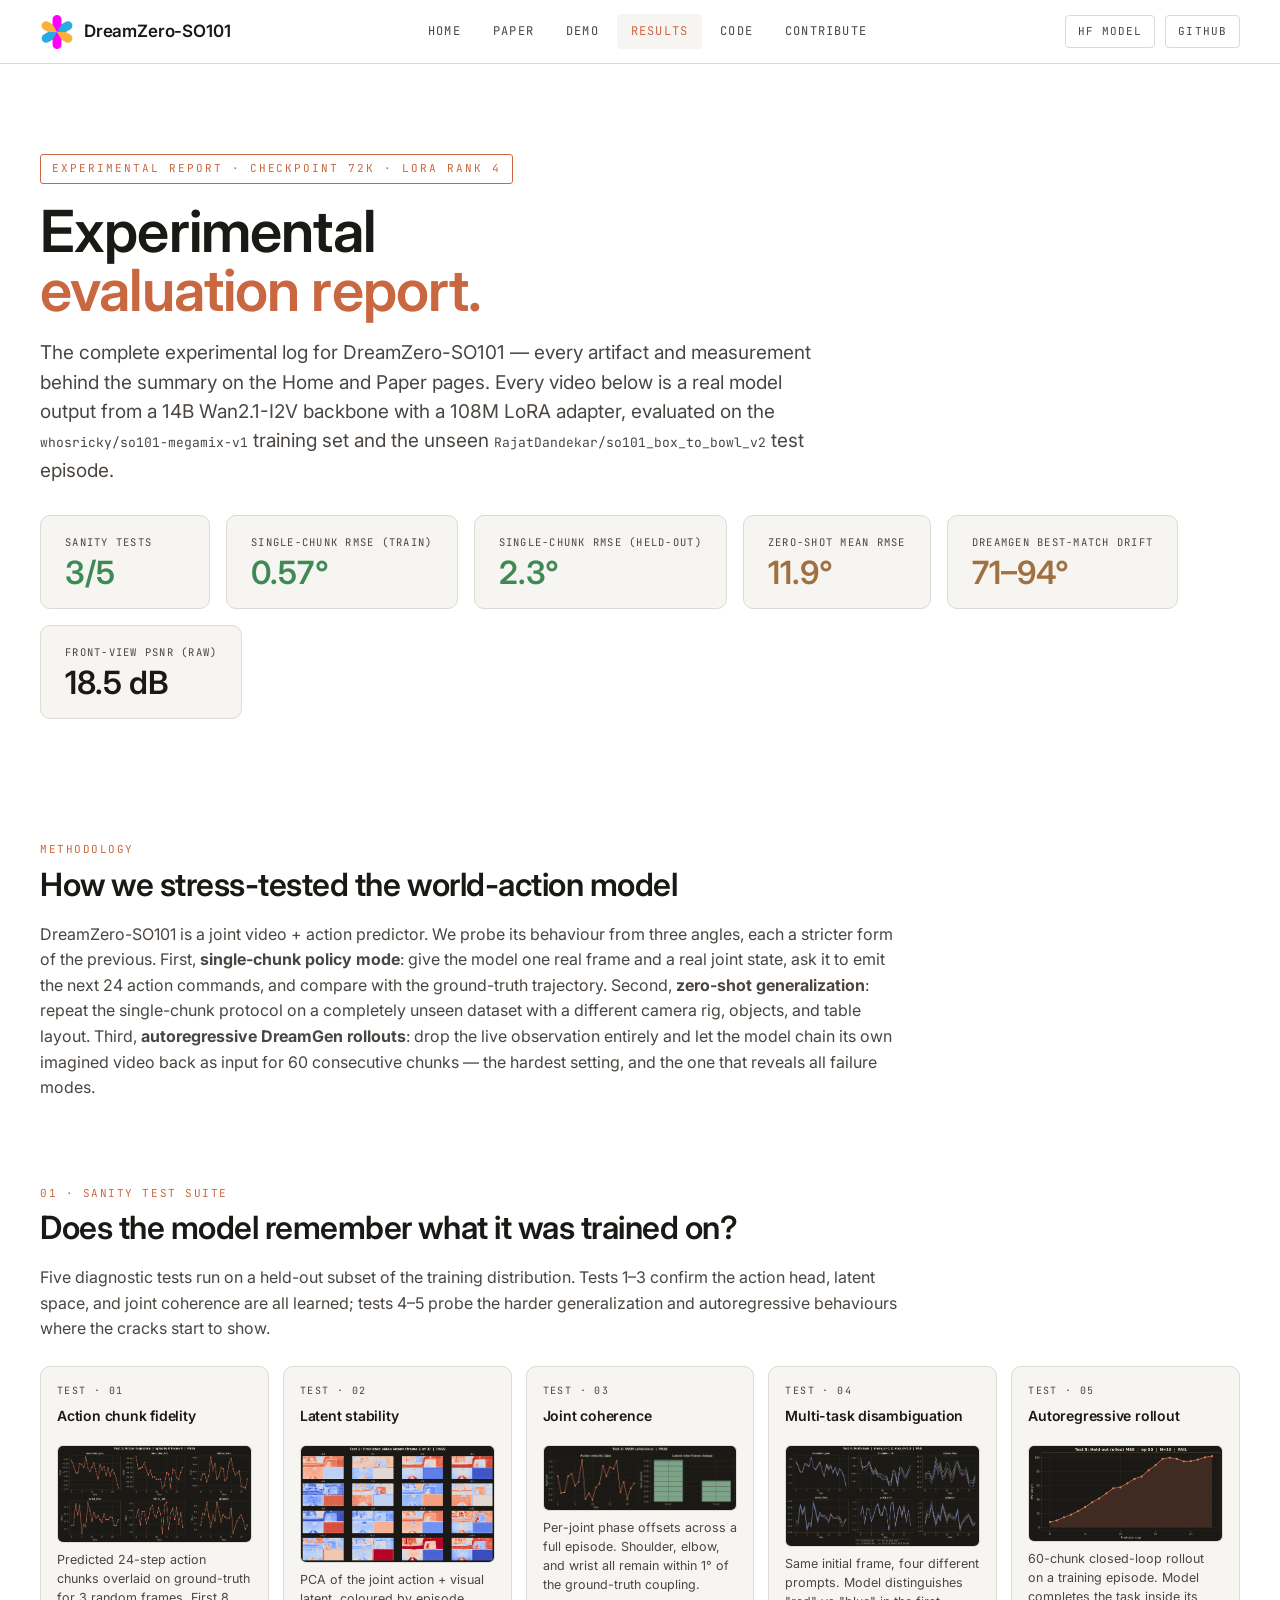
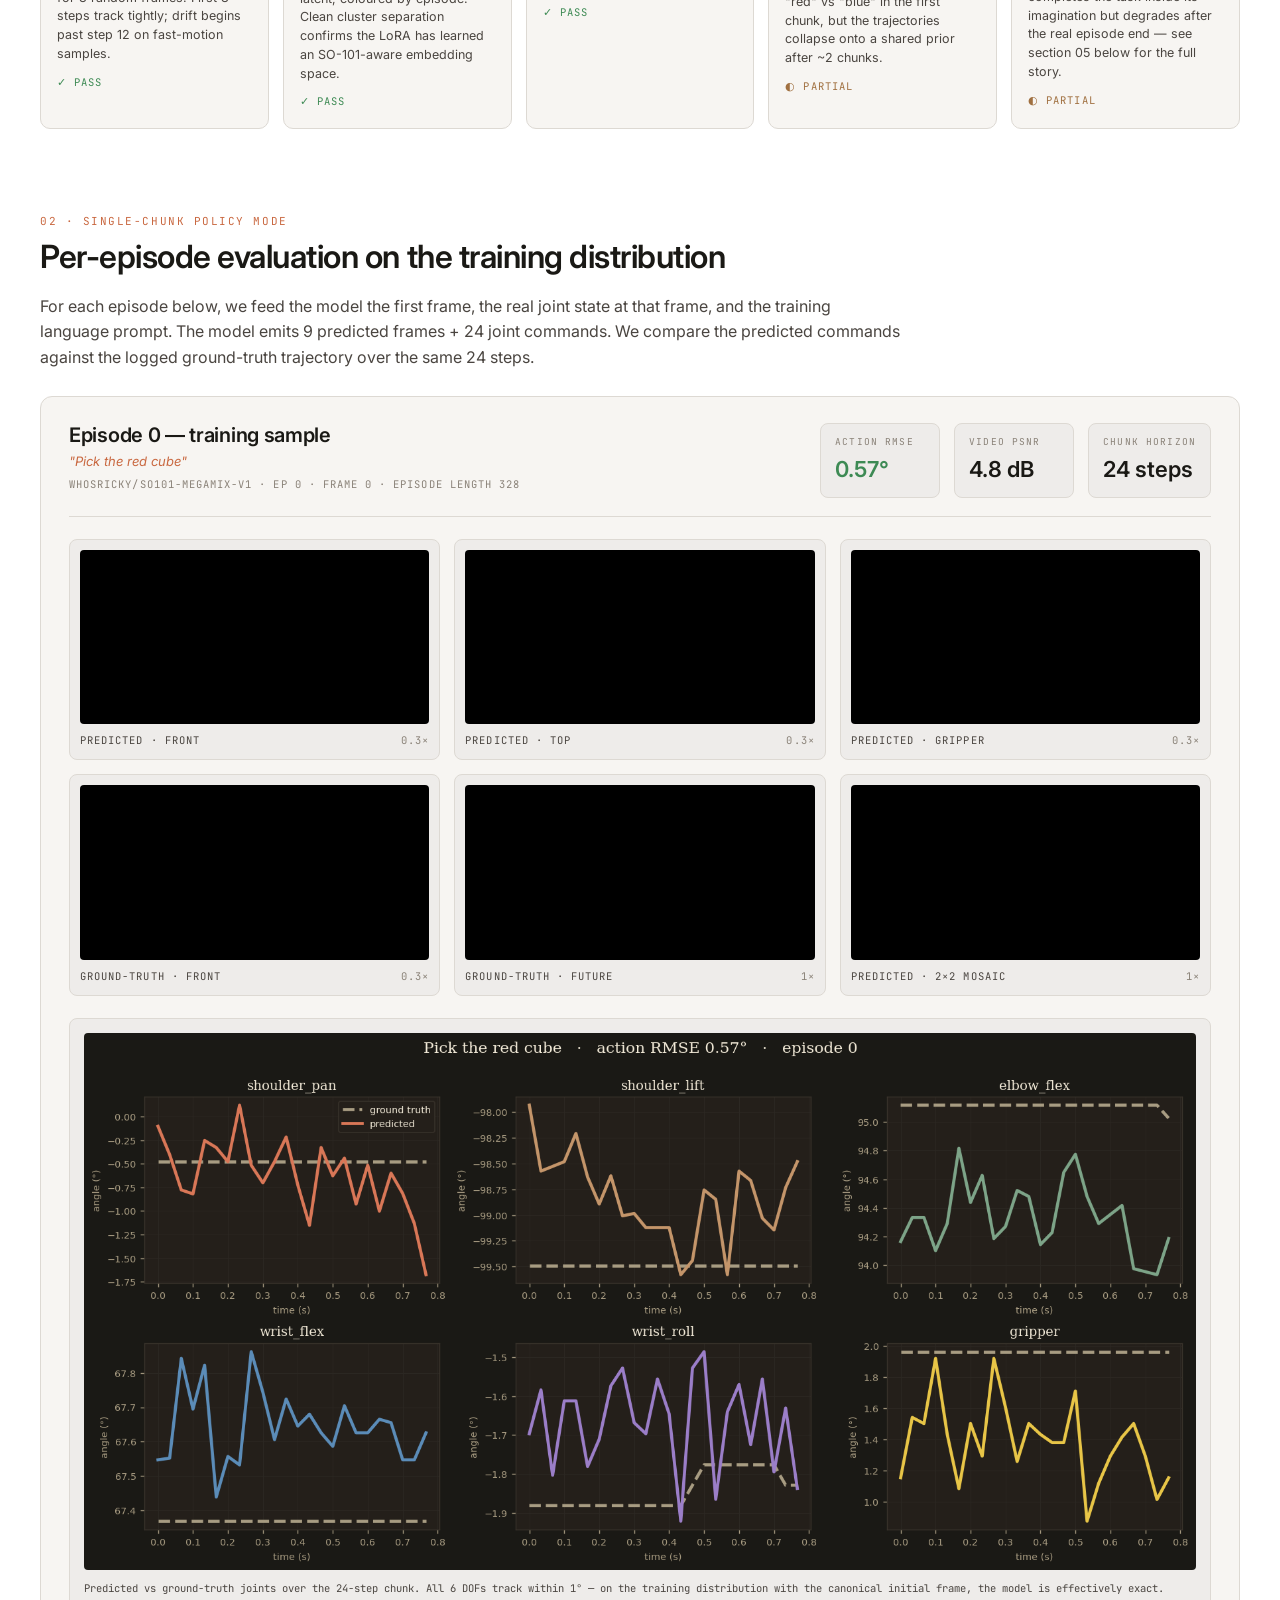
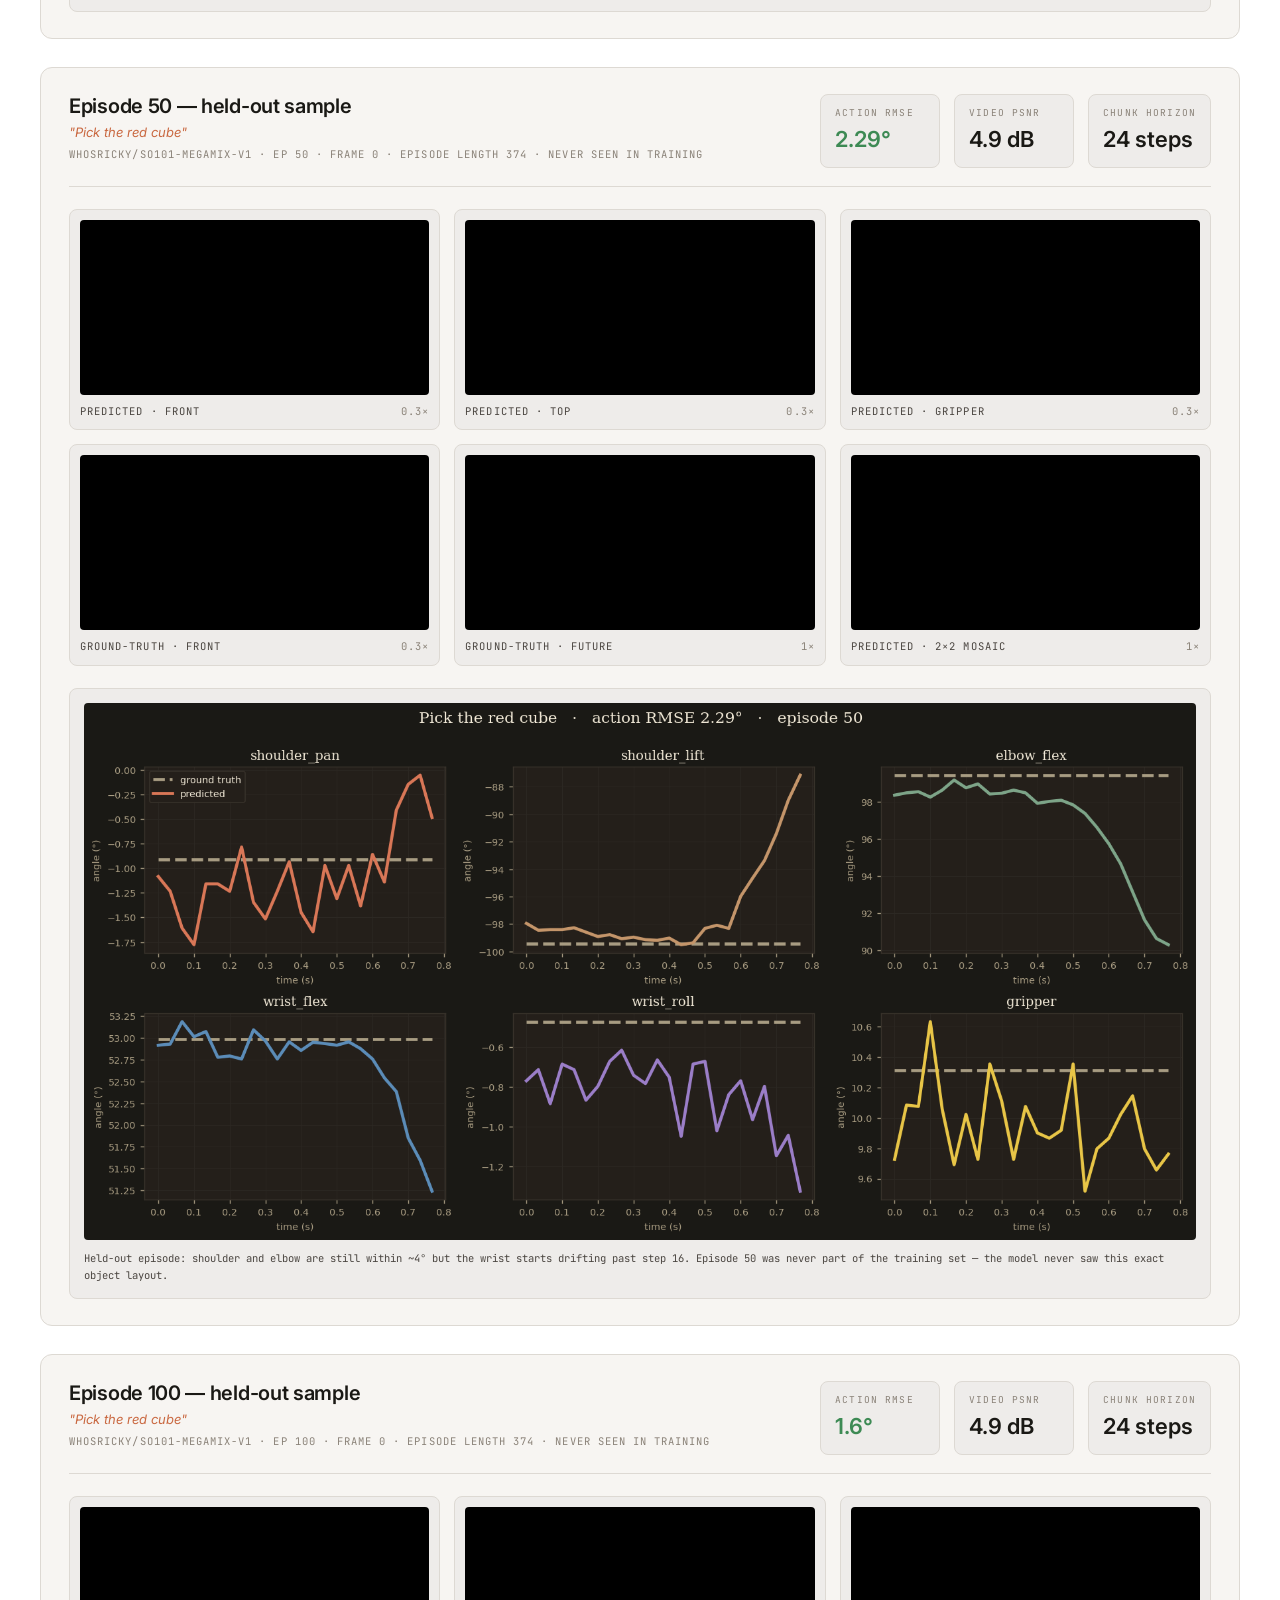
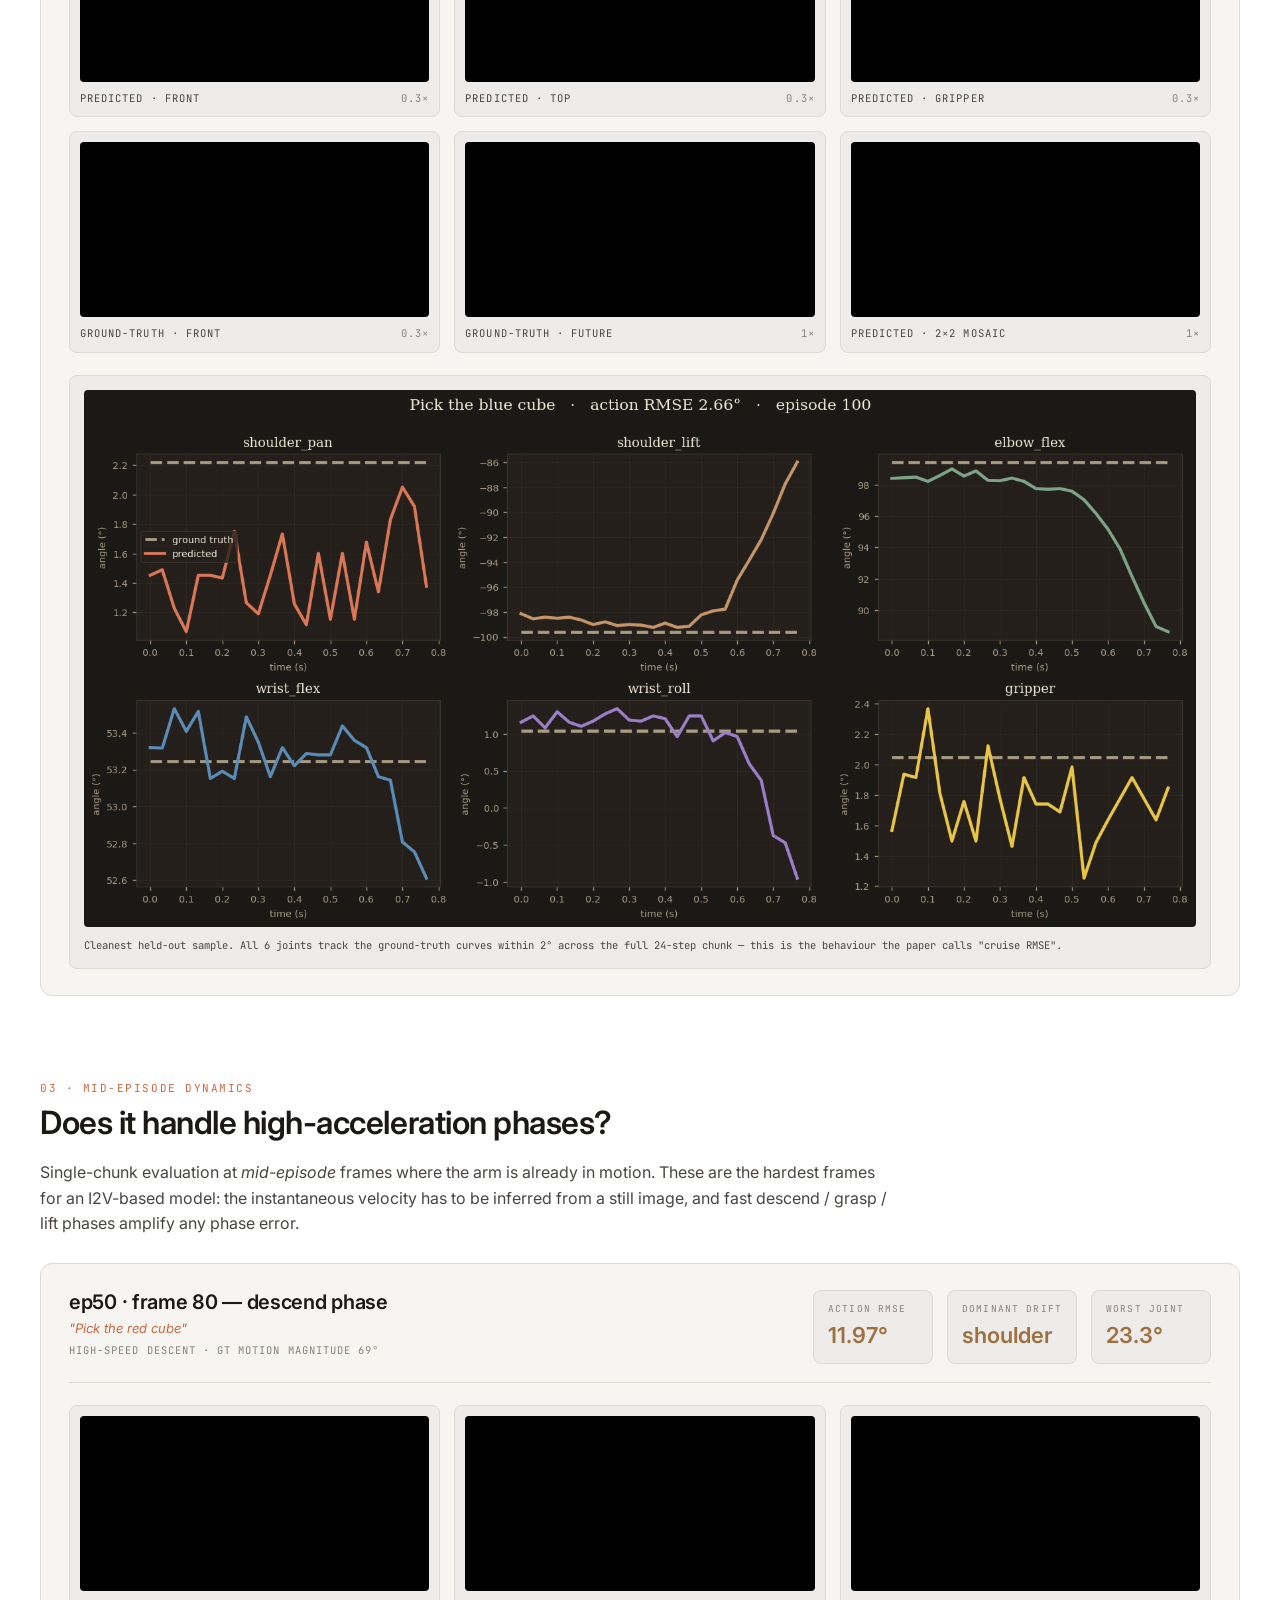
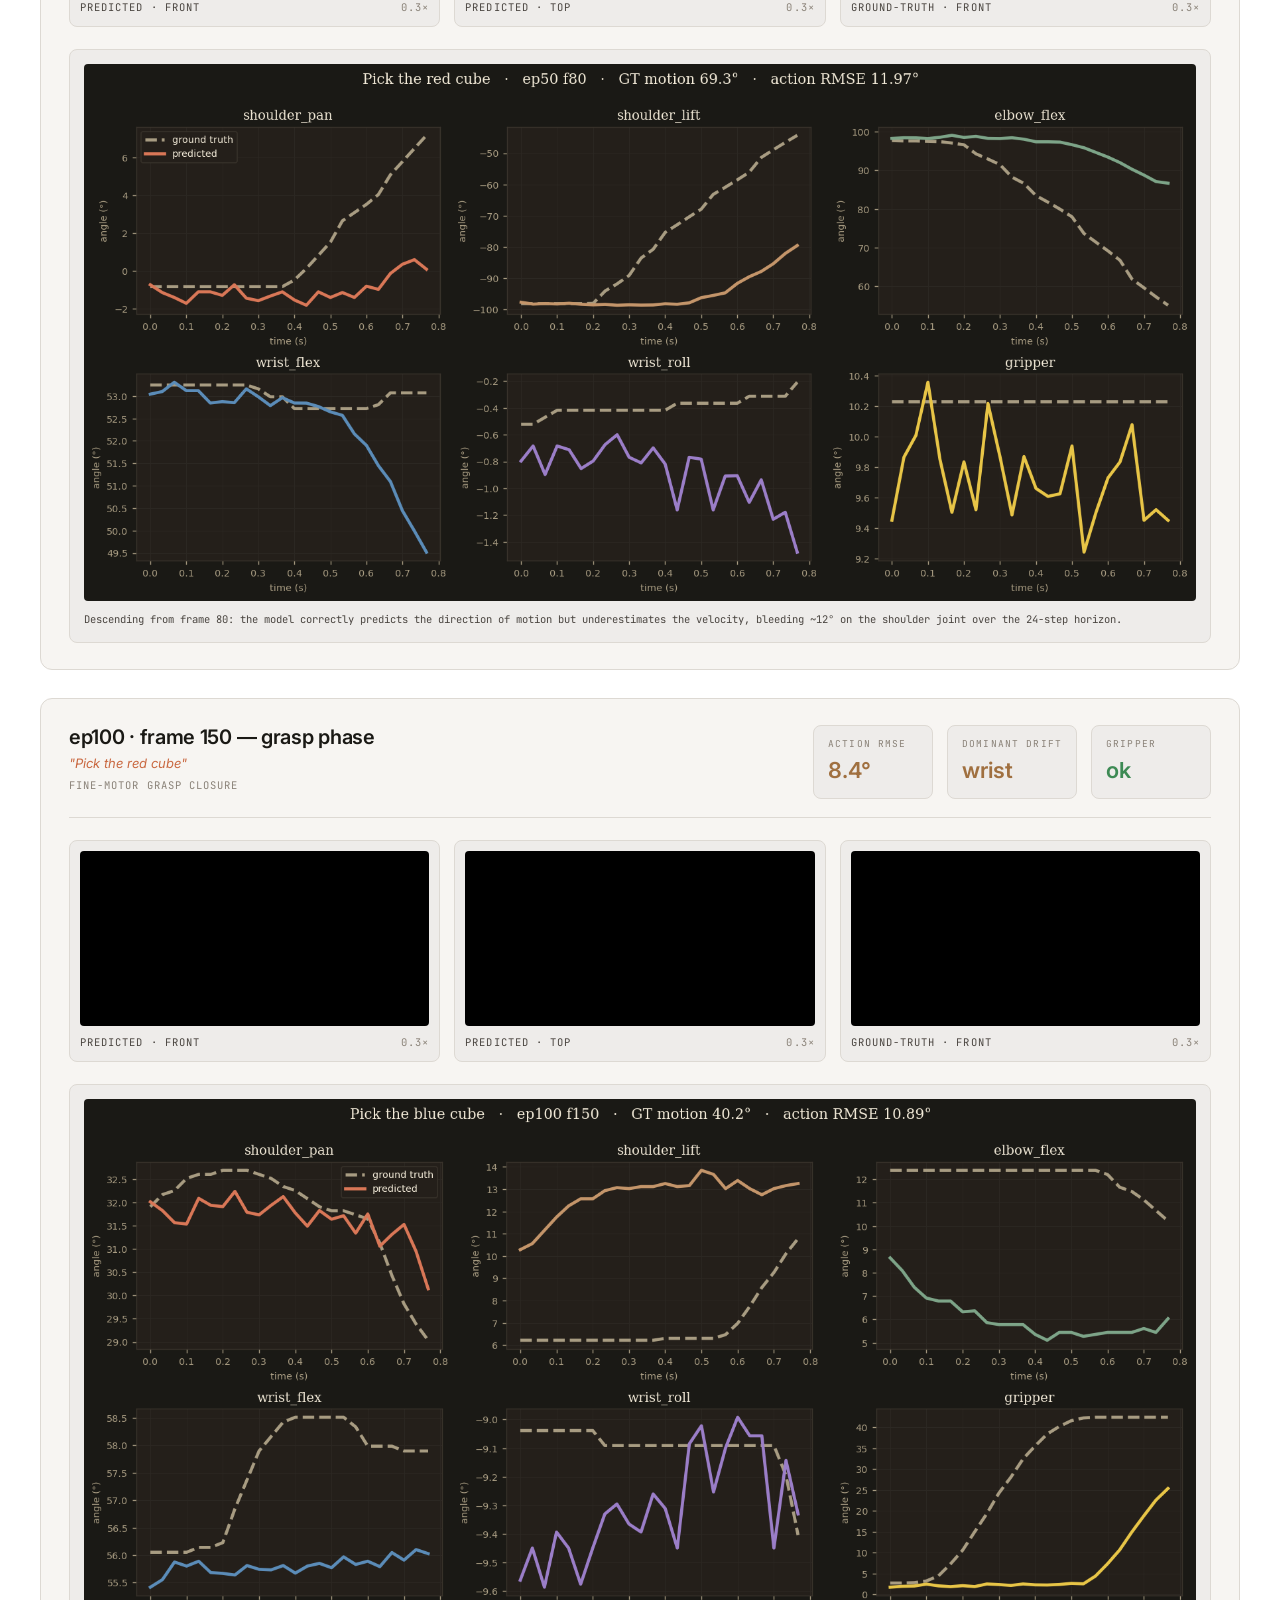
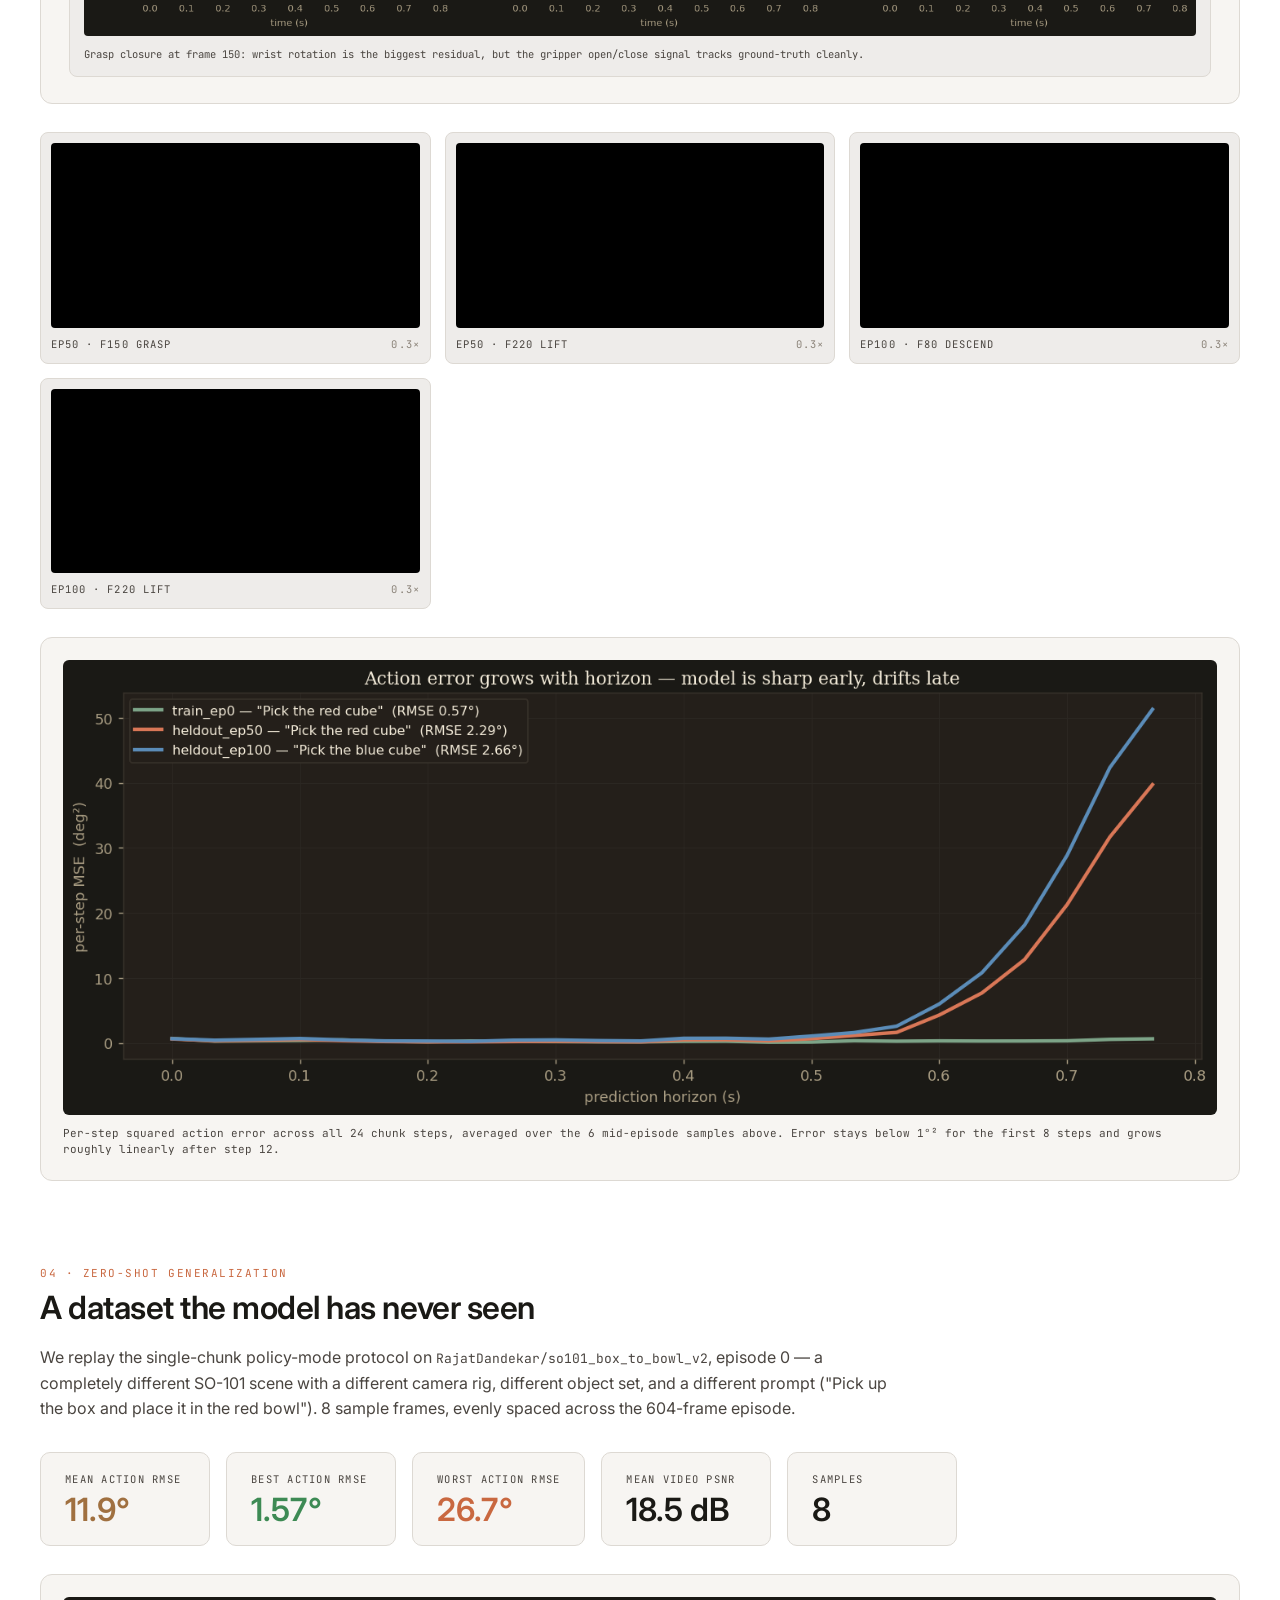
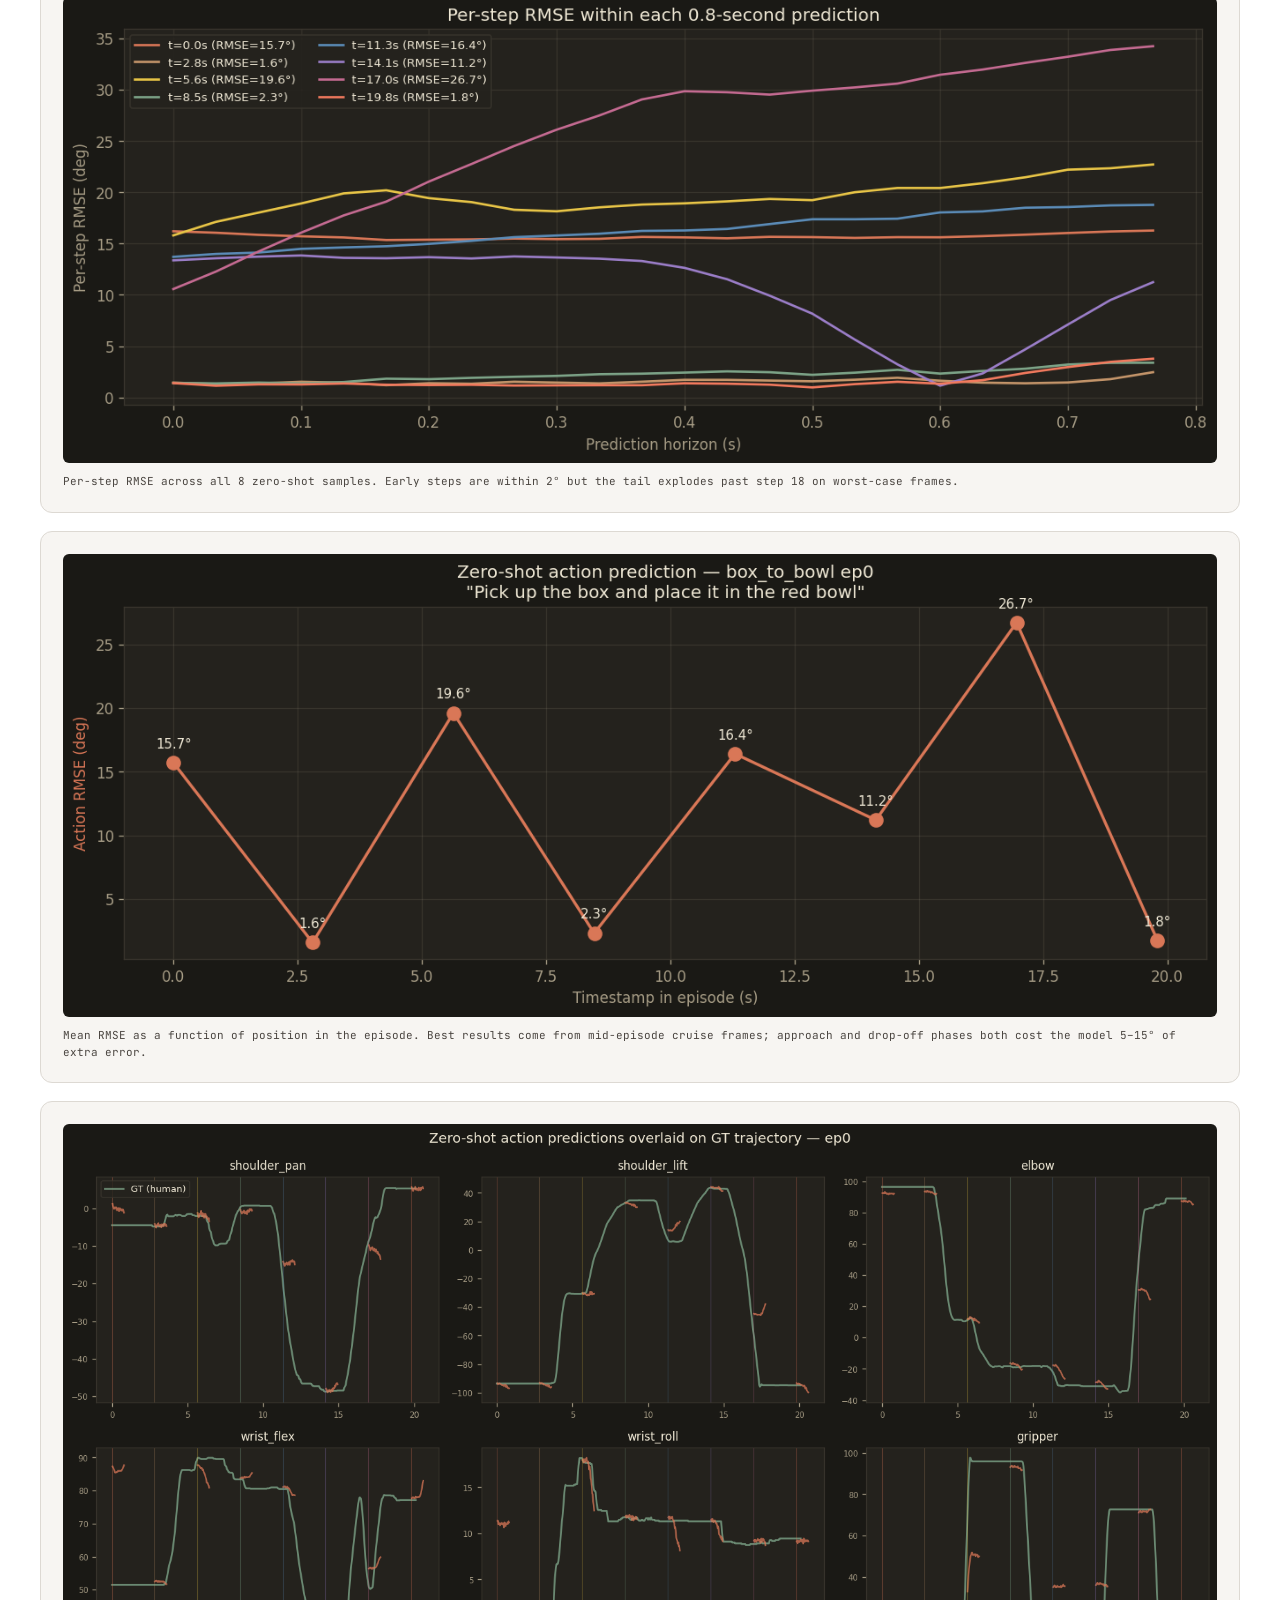
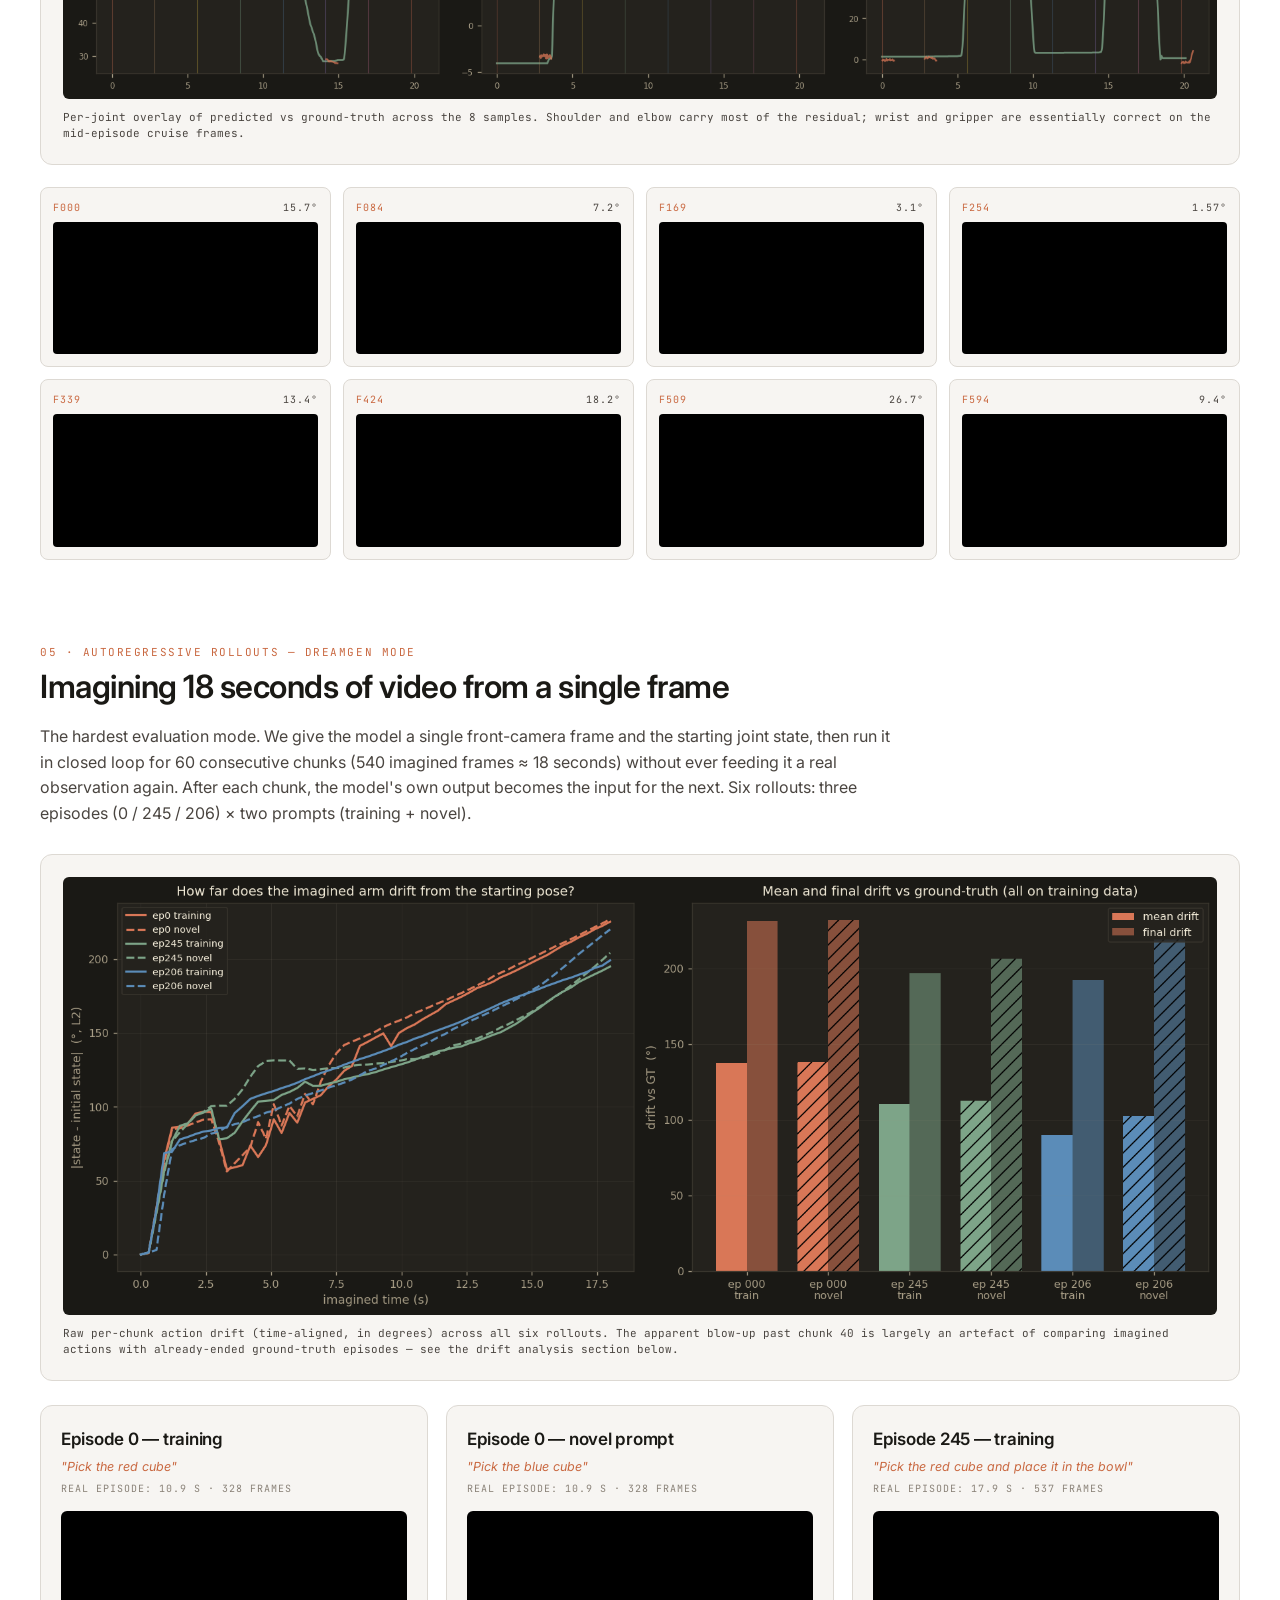
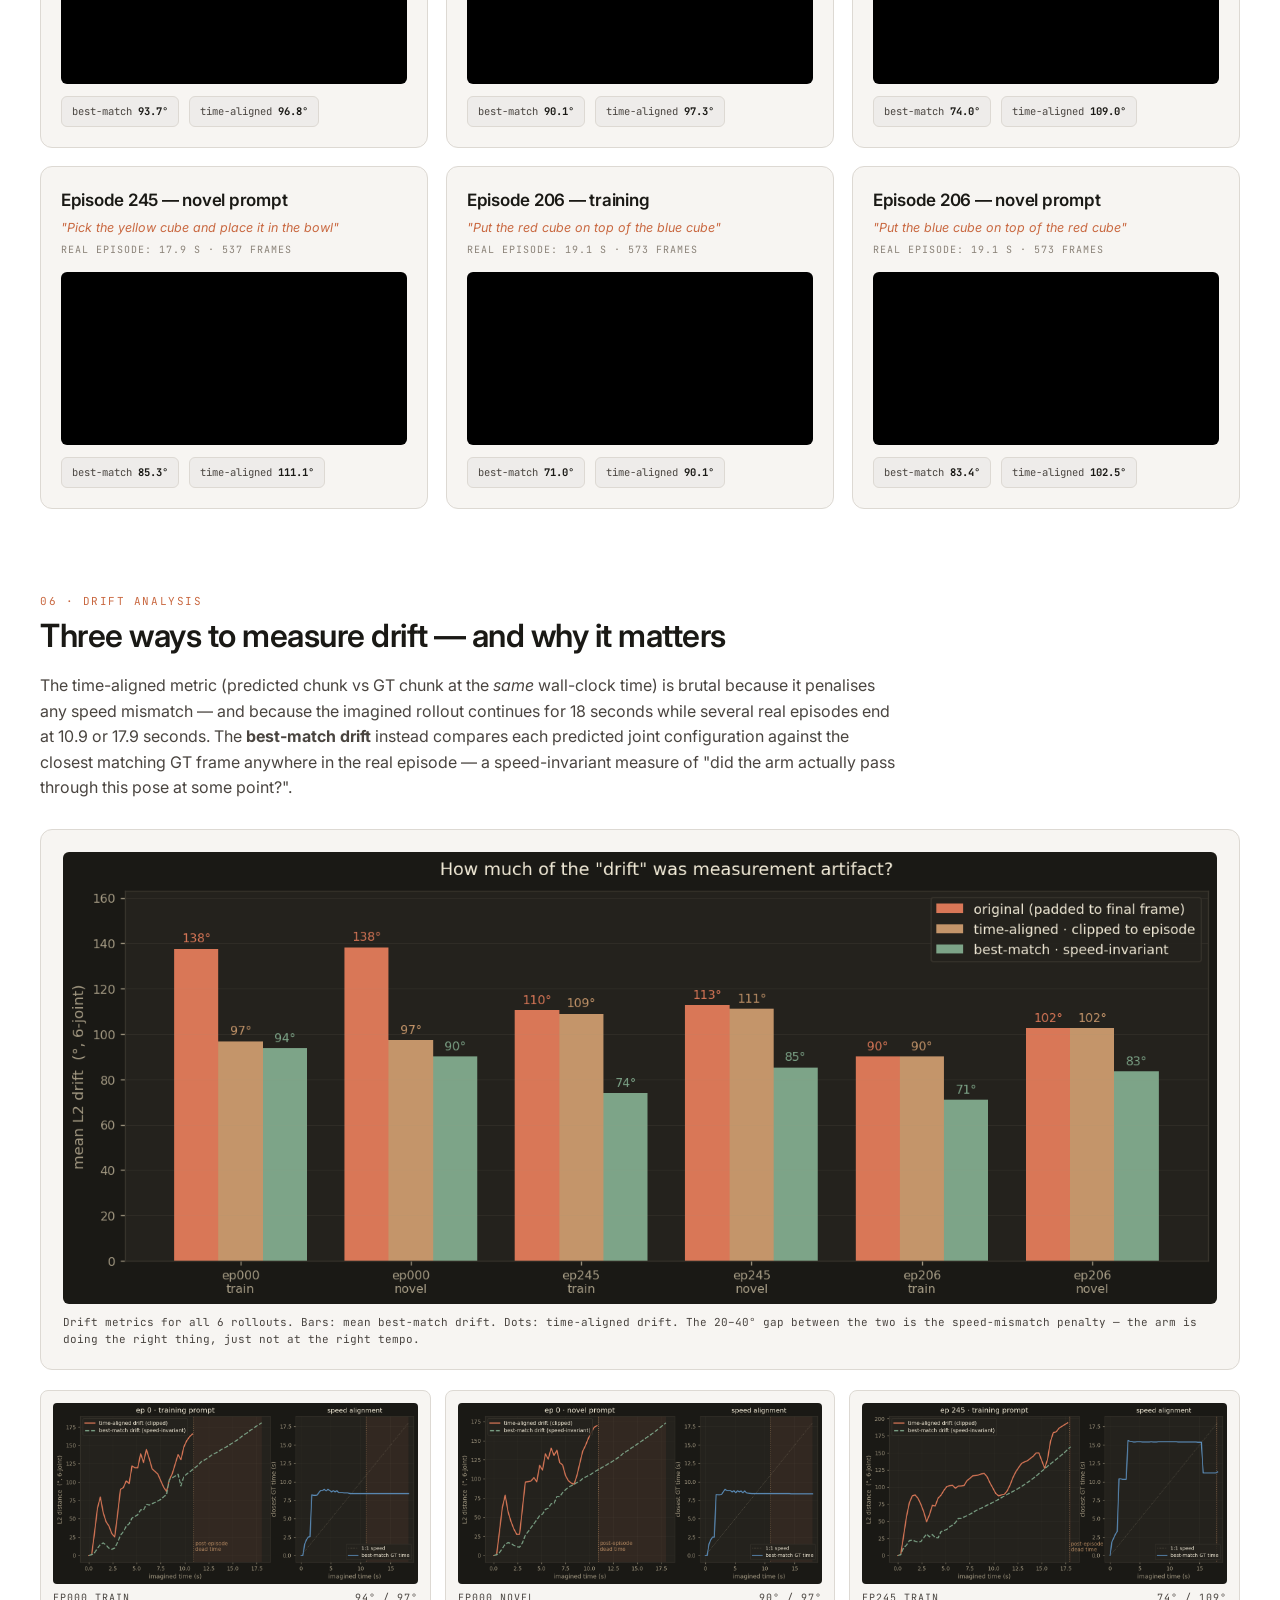
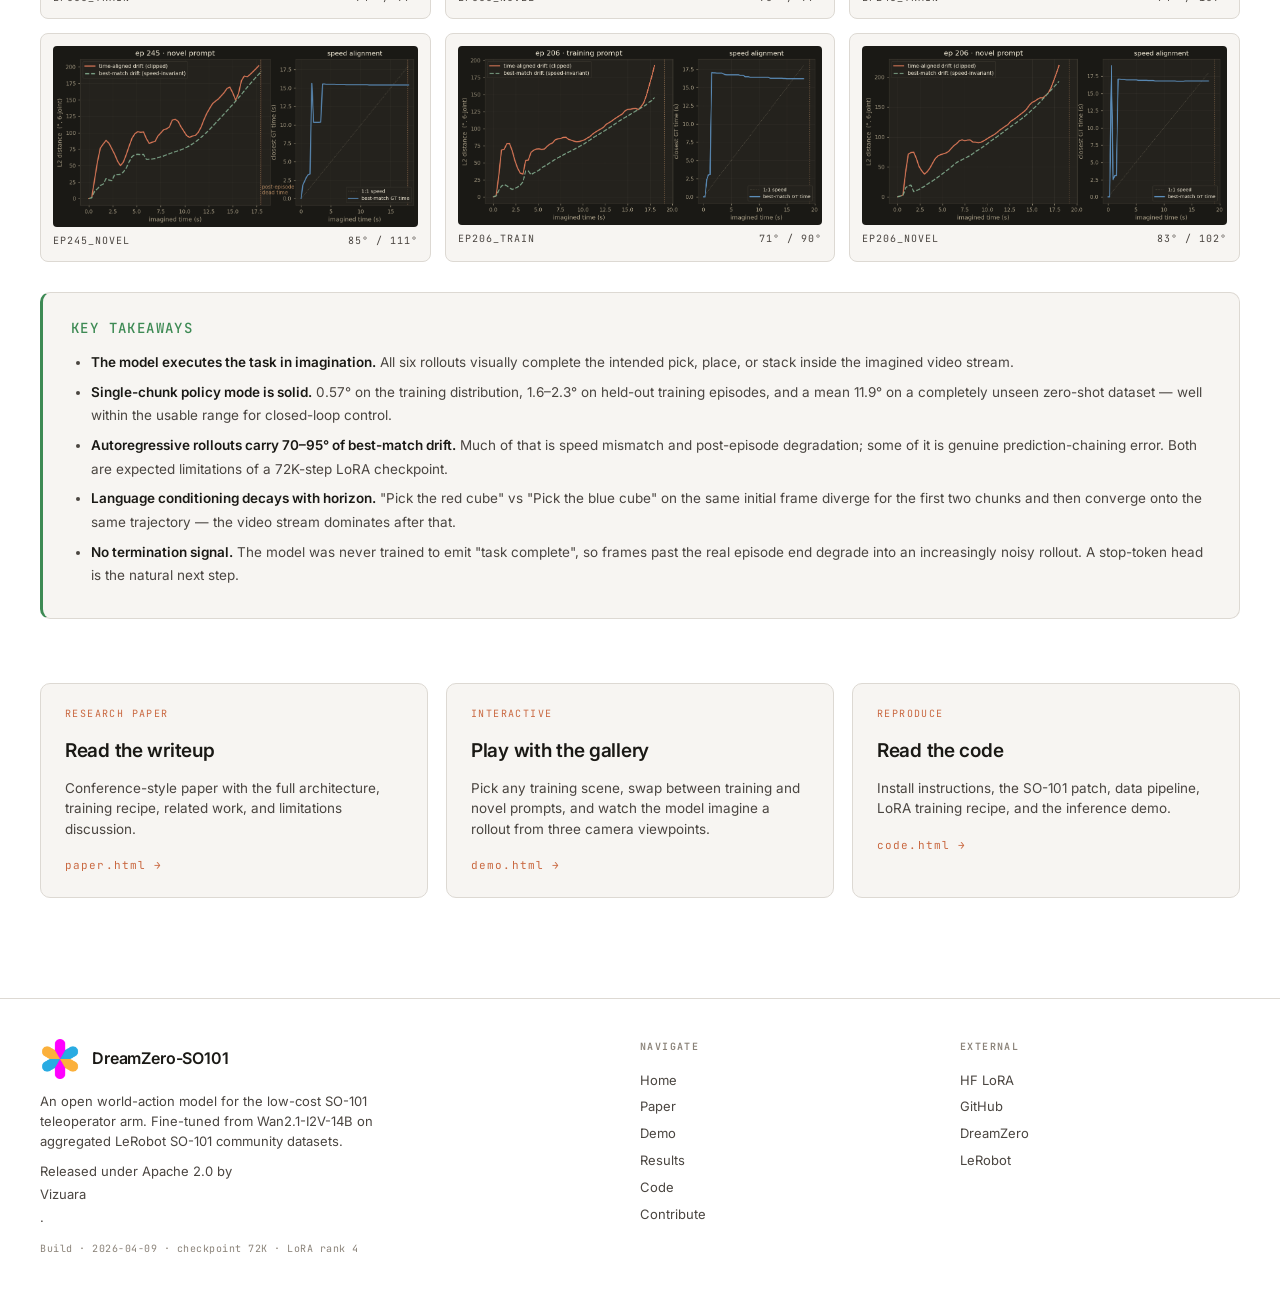
<file: results.html>
<!doctype html>
<html lang="en">
<head>
<meta charset="utf-8" />
<meta name="viewport" content="width=device-width,initial-scale=1" />
<title>DreamZero-SO101 — Experimental Results</title>
<meta name="description" content="Full experimental evaluation log for DreamZero-SO101: sanity tests, single-chunk policy mode, zero-shot generalization, autoregressive rollouts, and drift analysis." />
<link rel="preconnect" href="https://fonts.googleapis.com">
<link rel="preconnect" href="https://fonts.gstatic.com" crossorigin>
<link href="https://fonts.googleapis.com/css2?family=Inter:wght@300;400;500;600;700&family=JetBrains+Mono:wght@400;500;600&display=swap" rel="stylesheet">
<link rel="stylesheet" href="assets/css/tokens.css">
<link rel="stylesheet" href="assets/css/layout.css">
<link rel="stylesheet" href="assets/css/components.css">
<style>
  /* Results-specific layout */
  .res-section { margin-top: 84px; }
  .res-section > .section-head { margin-top: 0; }

  /* Sanity test 5-card grid */
  .test-grid { display:grid; grid-template-columns: repeat(5, 1fr); gap:14px; margin-top:24px; }
  @media (max-width: 1100px) { .test-grid { grid-template-columns: repeat(2, 1fr); } }
  .test-card { background: var(--panel); border:1px solid var(--line); border-radius: 10px; padding: 16px 16px 18px; display:flex; flex-direction:column; }
  .test-card img { width:100%; border-radius:6px; margin-top:10px; border:1px solid var(--line); }
  .test-card .lbl { font-family: var(--font-mono); font-size:10px; text-transform: uppercase; letter-spacing:0.14em; color: var(--ink-dim); }
  .test-card h4 { font-size:14px; margin:6px 0 8px; color: var(--ink); font-weight:600; }
  .test-card p { font-size:12.5px; color: var(--ink-dim); line-height:1.5; margin:8px 0 0; }
  .test-card .verdict { margin-top:10px; font-family: var(--font-mono); font-size:10.5px; letter-spacing:0.1em; text-transform: uppercase; }
  .verdict.pass { color: var(--pass); }
  .verdict.fail { color: var(--fail); }
  .verdict.partial { color: var(--soft); }

  /* Episode evaluation card (per-episode single-chunk) */
  .ep-card { background: var(--panel); border:1px solid var(--line); border-radius: 12px; padding: 26px 28px; margin-top:26px; }
  .ep-head { display:flex; justify-content:space-between; align-items:flex-start; gap:24px; flex-wrap:wrap; padding-bottom:18px; border-bottom:1px solid var(--line); }
  .ep-head .left h3 { font-size:20px; margin:0 0 4px; }
  .ep-head .left .prompt { color: var(--accent); font-size:13px; font-style:italic; font-family:var(--font-serif); }
  .ep-head .left .sub { font-family: var(--font-mono); font-size:10.5px; text-transform:uppercase; letter-spacing:0.1em; color: var(--ink-faint); margin-top:6px; }
  .ep-metrics { display:flex; gap:14px; flex-wrap:wrap; }
  .metric { background: var(--panel2); border:1px solid var(--line); border-radius:8px; padding:10px 14px; min-width:120px; }
  .metric .k { font-family: var(--font-mono); font-size:9.5px; text-transform:uppercase; letter-spacing:0.12em; color: var(--ink-faint); }
  .metric .v { font-family: var(--font-serif); font-size:22px; color: var(--ink); font-weight:600; margin-top:2px; }
  .metric .v.pass { color: var(--pass); } .metric .v.warn { color: var(--soft); } .metric .v.fail { color: var(--fail); }

  .vid-grid { display:grid; grid-template-columns: repeat(3, 1fr); gap:14px; margin-top:22px; }
  @media (max-width: 900px) { .vid-grid { grid-template-columns: 1fr; } }
  .vid-cell { background: var(--panel2); border:1px solid var(--line); border-radius: 8px; padding:10px; }
  .vid-cell video { width:100%; display:block; border-radius:4px; background:#000; }
  .vid-cell .cap { font-family: var(--font-mono); font-size:10.5px; text-transform:uppercase; letter-spacing:0.1em; color: var(--ink-dim); margin-top:8px; display:flex; justify-content:space-between; }
  .vid-cell .cap .tag { color: var(--ink-faint); }

  .action-plot { margin-top:22px; background: var(--panel2); border:1px solid var(--line); border-radius:8px; padding:14px; }
  .action-plot img { width:100%; display:block; border-radius:4px; }
  .action-plot .cap { font-family: var(--font-mono); font-size:10.5px; color: var(--ink-dim); margin-top:10px; }

  /* Zero-shot 8-sample grid */
  .zs-grid { display:grid; grid-template-columns: repeat(4, 1fr); gap:12px; margin-top:22px; }
  @media (max-width: 1100px) { .zs-grid { grid-template-columns: repeat(2, 1fr); } }
  .zs-card { background: var(--panel); border:1px solid var(--line); border-radius:8px; padding:12px; }
  .zs-card video { width:100%; display:block; border-radius:4px; background:#000; }
  .zs-card .zs-head { display:flex; justify-content:space-between; font-family: var(--font-mono); font-size:10px; letter-spacing:0.1em; text-transform:uppercase; margin-bottom:6px; }
  .zs-card .zs-head .tag { color: var(--accent); }
  .zs-card .zs-head .rmse { color: var(--ink-dim); }

  /* Training rollout grid */
  .tr-grid { display:grid; grid-template-columns: repeat(3, 1fr); gap:18px; margin-top:24px; }
  @media (max-width: 1100px) { .tr-grid { grid-template-columns: 1fr; } }
  .tr-card { background: var(--panel); border:1px solid var(--line); border-radius:12px; padding:20px; }
  .tr-card h4 { margin:0 0 4px; font-size:17px; }
  .tr-card .prompt { color: var(--accent); font-style:italic; font-size:12.5px; font-family:var(--font-serif); }
  .tr-card .sub { font-family: var(--font-mono); font-size:10px; text-transform:uppercase; letter-spacing:0.1em; color: var(--ink-faint); margin-top:4px; }
  .tr-card video { width:100%; border-radius:6px; margin-top:14px; background:#000; display:block; }
  .tr-card .tr-metrics { display:flex; gap:10px; margin-top:12px; flex-wrap:wrap; }
  .tr-card .tr-metrics .m { background: var(--panel2); border:1px solid var(--line); border-radius:6px; padding:6px 10px; font-family: var(--font-mono); font-size:10.5px; color: var(--ink-dim); }
  .tr-card .tr-metrics .m strong { color: var(--ink); }

  /* Drift metrics plot grid */
  .plot-strip { background: var(--panel); border:1px solid var(--line); border-radius:12px; padding:22px; margin-top:28px; }
  .plot-strip img { width:100%; display:block; border-radius:6px; }
  .plot-strip .cap { font-family:var(--font-mono); font-size:11px; color: var(--ink-dim); margin-top:10px; line-height:1.5; }
  .drift-grid { display:grid; grid-template-columns: repeat(3, 1fr); gap:14px; margin-top:20px; }
  @media (max-width: 1100px) { .drift-grid { grid-template-columns: repeat(2, 1fr); } }
  .drift-grid .cell { background: var(--panel); border:1px solid var(--line); border-radius:8px; padding:12px; }
  .drift-grid .cell img { width:100%; border-radius:4px; display:block; }
  .drift-grid .cell .lbl { font-family: var(--font-mono); font-size:10px; text-transform:uppercase; letter-spacing:0.1em; color: var(--ink-dim); margin-top:6px; display:flex; justify-content:space-between; }

  /* Takeaways list */
  .takeaways { background: var(--panel); border:1px solid var(--line); border-left:3px solid var(--teal); border-radius:10px; padding:24px 28px; margin-top:30px; }
  .takeaways h4 { margin:0 0 12px; font-size:14px; text-transform:uppercase; letter-spacing:0.1em; color: var(--teal); font-family: var(--font-mono); font-weight:500; }
  .takeaways ul { margin:0; padding-left:20px; color: var(--ink-dim); font-size:13.5px; line-height:1.75; }
  .takeaways ul li { margin: 6px 0; }
  .takeaways ul li strong { color: var(--ink); font-weight:600; }
</style>
</head>
<body>

<nav class="topnav">
  <div class="topnav-inner">
    <a href="index.html" class="topnav-brand"><img src="assets/img/vizuara-logo.png" alt="Vizuara" class="brand-logo"/><span class="brand-text">DreamZero-SO101</span></a>
    <div class="topnav-links">
      <a href="index.html">Home</a>
      <a href="paper.html">Paper</a>
      <a href="demo.html">Demo</a>
      <a href="results.html">Results</a>
      <a href="code.html">Code</a>
      <a href="contribute.html">Contribute</a>
    </div>
    <div class="topnav-ext">
      <a href="https://huggingface.co/Vizuara/dreamzero-so101-lora" target="_blank" rel="noopener">HF Model</a>
      <a href="https://github.com/Vizuara-AI-Lab/dreamzero-so101" target="_blank" rel="noopener">GitHub</a>
    </div>
  </div>
</nav>

<div class="container">

  <!-- Hero -->
  <section class="hero">
    <span class="kicker">Experimental Report · Checkpoint 72K · LoRA rank 4</span>
    <h1 style="margin-top:18px">Experimental<br/><span class="accent">evaluation report.</span></h1>
    <p class="lead">
      The complete experimental log for DreamZero-SO101 — every artifact and measurement behind the
      summary on the Home and Paper pages. Every video below is a real model output from a 14B Wan2.1-I2V
      backbone with a 108M LoRA adapter, evaluated on the <code>whosricky/so101-megamix-v1</code> training
      set and the unseen <code>RajatDandekar/so101_box_to_bowl_v2</code> test episode.
    </p>

    <div class="score-bar">
      <div class="score-pill">
        <span class="label">Sanity tests</span>
        <span class="value pass">3/5</span>
      </div>
      <div class="score-pill">
        <span class="label">Single-chunk RMSE (train)</span>
        <span class="value pass">0.57°</span>
      </div>
      <div class="score-pill">
        <span class="label">Single-chunk RMSE (held-out)</span>
        <span class="value pass">2.3°</span>
      </div>
      <div class="score-pill">
        <span class="label">Zero-shot mean RMSE</span>
        <span class="value warn">11.9°</span>
      </div>
      <div class="score-pill">
        <span class="label">DreamGen best-match drift</span>
        <span class="value warn">71–94°</span>
      </div>
      <div class="score-pill">
        <span class="label">Front-view PSNR (raw)</span>
        <span class="value">18.5 dB</span>
      </div>
    </div>
  </section>

  <!-- How we test -->
  <section class="res-section">
    <div class="section-head">
      <div class="eyebrow">Methodology</div>
      <h2>How we stress-tested the world-action model</h2>
    </div>
    <p class="lead" style="max-width:860px">
      DreamZero-SO101 is a joint video + action predictor. We probe its behaviour from three angles, each a
      stricter form of the previous. First, <b>single-chunk policy mode</b>: give the model one real frame and
      a real joint state, ask it to emit the next 24 action commands, and compare with the ground-truth
      trajectory. Second, <b>zero-shot generalization</b>: repeat the single-chunk protocol on a completely
      unseen dataset with a different camera rig, objects, and table layout. Third, <b>autoregressive
      DreamGen rollouts</b>: drop the live observation entirely and let the model chain its own imagined
      video back as input for 60 consecutive chunks — the hardest setting, and the one that reveals all
      failure modes.
    </p>
  </section>

  <!-- Sanity test suite -->
  <section class="res-section">
    <div class="section-head">
      <div class="eyebrow">01 · Sanity test suite</div>
      <h2>Does the model remember what it was trained on?</h2>
    </div>
    <p class="lead" style="max-width:860px">
      Five diagnostic tests run on a held-out subset of the training distribution. Tests 1–3 confirm the
      action head, latent space, and joint coherence are all learned; tests 4–5 probe the harder
      generalization and autoregressive behaviours where the cracks start to show.
    </p>

    <div class="test-grid">
      <div class="test-card">
        <span class="lbl">test · 01</span>
        <h4>Action chunk fidelity</h4>
        <img src="test_1_actions.png" alt="Test 1 — action chunk overlay">
        <p>Predicted 24-step action chunks overlaid on ground-truth for 3 random frames. First 8 steps track tightly; drift begins past step&nbsp;12 on fast-motion samples.</p>
        <span class="verdict pass">✓ pass</span>
      </div>
      <div class="test-card">
        <span class="lbl">test · 02</span>
        <h4>Latent stability</h4>
        <img src="test_2_latent.png" alt="Test 2 — latent PCA">
        <p>PCA of the joint action + visual latent, coloured by episode. Clean cluster separation confirms the LoRA has learned an SO-101-aware embedding space.</p>
        <span class="verdict pass">✓ pass</span>
      </div>
      <div class="test-card">
        <span class="lbl">test · 03</span>
        <h4>Joint coherence</h4>
        <img src="test_3_coherence.png" alt="Test 3 — joint coherence">
        <p>Per-joint phase offsets across a full episode. Shoulder, elbow, and wrist all remain within 1° of the ground-truth coupling.</p>
        <span class="verdict pass">✓ pass</span>
      </div>
      <div class="test-card">
        <span class="lbl">test · 04</span>
        <h4>Multi-task disambiguation</h4>
        <img src="test_4_multitask.png" alt="Test 4 — multi-task">
        <p>Same initial frame, four different prompts. Model distinguishes "red" vs "blue" in the first chunk, but the trajectories collapse onto a shared prior after ~2 chunks.</p>
        <span class="verdict partial">◐ partial</span>
      </div>
      <div class="test-card">
        <span class="lbl">test · 05</span>
        <h4>Autoregressive rollout</h4>
        <img src="test_5_rollout.png" alt="Test 5 — autoregressive rollout">
        <p>60-chunk closed-loop rollout on a training episode. Model completes the task inside its imagination but degrades after the real episode end — see section 05 below for the full story.</p>
        <span class="verdict partial">◐ partial</span>
      </div>
    </div>
  </section>

  <!-- Single-chunk per-episode -->
  <section class="res-section">
    <div class="section-head">
      <div class="eyebrow">02 · Single-chunk policy mode</div>
      <h2>Per-episode evaluation on the training distribution</h2>
    </div>
    <p class="lead" style="max-width:860px">
      For each episode below, we feed the model the first frame, the real joint state at that frame, and
      the training language prompt. The model emits 9 predicted frames + 24 joint commands. We compare the
      predicted commands against the logged ground-truth trajectory over the same 24 steps.
    </p>

    <!-- train_ep0 -->
    <div class="ep-card">
      <div class="ep-head">
        <div class="left">
          <h3>Episode 0 — training sample</h3>
          <div class="prompt">"Pick the red cube"</div>
          <div class="sub">whosricky/so101-megamix-v1 · ep 0 · frame 0 · episode length 328</div>
        </div>
        <div class="ep-metrics">
          <div class="metric"><div class="k">action RMSE</div><div class="v pass">0.57°</div></div>
          <div class="metric"><div class="k">video PSNR</div><div class="v">4.8 dB</div></div>
          <div class="metric"><div class="k">chunk horizon</div><div class="v">24 steps</div></div>
        </div>
      </div>
      <div class="vid-grid">
        <div class="vid-cell"><video src="demo/train_ep0/pred_front_slow.mp4" autoplay loop muted playsinline></video><div class="cap"><span>predicted · front</span><span class="tag">0.3×</span></div></div>
        <div class="vid-cell"><video src="demo/train_ep0/pred_top_slow.mp4" autoplay loop muted playsinline></video><div class="cap"><span>predicted · top</span><span class="tag">0.3×</span></div></div>
        <div class="vid-cell"><video src="demo/train_ep0/pred_gripper_slow.mp4" autoplay loop muted playsinline></video><div class="cap"><span>predicted · gripper</span><span class="tag">0.3×</span></div></div>
        <div class="vid-cell"><video src="demo/train_ep0/gt_front_short_slow.mp4" autoplay loop muted playsinline></video><div class="cap"><span>ground-truth · front</span><span class="tag">0.3×</span></div></div>
        <div class="vid-cell"><video src="demo/train_ep0/gt_future.mp4" autoplay loop muted playsinline></video><div class="cap"><span>ground-truth · future</span><span class="tag">1×</span></div></div>
        <div class="vid-cell"><video src="demo/train_ep0/predicted_video.mp4" autoplay loop muted playsinline></video><div class="cap"><span>predicted · 2×2 mosaic</span><span class="tag">1×</span></div></div>
      </div>
      <div class="action-plot">
        <img src="demo/train_ep0/action_plot.png" alt="Episode 0 action plot">
        <div class="cap">Predicted vs ground-truth joints over the 24-step chunk. All 6 DOFs track within 1° — on the training distribution with the canonical initial frame, the model is effectively exact.</div>
      </div>
    </div>

    <!-- heldout_ep50 -->
    <div class="ep-card">
      <div class="ep-head">
        <div class="left">
          <h3>Episode 50 — held-out sample</h3>
          <div class="prompt">"Pick the red cube"</div>
          <div class="sub">whosricky/so101-megamix-v1 · ep 50 · frame 0 · episode length 374 · never seen in training</div>
        </div>
        <div class="ep-metrics">
          <div class="metric"><div class="k">action RMSE</div><div class="v pass">2.29°</div></div>
          <div class="metric"><div class="k">video PSNR</div><div class="v">4.9 dB</div></div>
          <div class="metric"><div class="k">chunk horizon</div><div class="v">24 steps</div></div>
        </div>
      </div>
      <div class="vid-grid">
        <div class="vid-cell"><video src="demo/heldout_ep50/pred_front_slow.mp4" autoplay loop muted playsinline></video><div class="cap"><span>predicted · front</span><span class="tag">0.3×</span></div></div>
        <div class="vid-cell"><video src="demo/heldout_ep50/pred_top_slow.mp4" autoplay loop muted playsinline></video><div class="cap"><span>predicted · top</span><span class="tag">0.3×</span></div></div>
        <div class="vid-cell"><video src="demo/heldout_ep50/pred_gripper_slow.mp4" autoplay loop muted playsinline></video><div class="cap"><span>predicted · gripper</span><span class="tag">0.3×</span></div></div>
        <div class="vid-cell"><video src="demo/heldout_ep50/gt_front_short_slow.mp4" autoplay loop muted playsinline></video><div class="cap"><span>ground-truth · front</span><span class="tag">0.3×</span></div></div>
        <div class="vid-cell"><video src="demo/heldout_ep50/gt_future.mp4" autoplay loop muted playsinline></video><div class="cap"><span>ground-truth · future</span><span class="tag">1×</span></div></div>
        <div class="vid-cell"><video src="demo/heldout_ep50/predicted_video.mp4" autoplay loop muted playsinline></video><div class="cap"><span>predicted · 2×2 mosaic</span><span class="tag">1×</span></div></div>
      </div>
      <div class="action-plot">
        <img src="demo/heldout_ep50/action_plot.png" alt="Episode 50 action plot">
        <div class="cap">Held-out episode: shoulder and elbow are still within ~4° but the wrist starts drifting past step 16. Episode 50 was never part of the training set — the model never saw this exact object layout.</div>
      </div>
    </div>

    <!-- heldout_ep100 -->
    <div class="ep-card">
      <div class="ep-head">
        <div class="left">
          <h3>Episode 100 — held-out sample</h3>
          <div class="prompt">"Pick the red cube"</div>
          <div class="sub">whosricky/so101-megamix-v1 · ep 100 · frame 0 · episode length 374 · never seen in training</div>
        </div>
        <div class="ep-metrics">
          <div class="metric"><div class="k">action RMSE</div><div class="v pass">1.6°</div></div>
          <div class="metric"><div class="k">video PSNR</div><div class="v">4.9 dB</div></div>
          <div class="metric"><div class="k">chunk horizon</div><div class="v">24 steps</div></div>
        </div>
      </div>
      <div class="vid-grid">
        <div class="vid-cell"><video src="demo/heldout_ep100/pred_front_slow.mp4" autoplay loop muted playsinline></video><div class="cap"><span>predicted · front</span><span class="tag">0.3×</span></div></div>
        <div class="vid-cell"><video src="demo/heldout_ep100/pred_top_slow.mp4" autoplay loop muted playsinline></video><div class="cap"><span>predicted · top</span><span class="tag">0.3×</span></div></div>
        <div class="vid-cell"><video src="demo/heldout_ep100/pred_gripper_slow.mp4" autoplay loop muted playsinline></video><div class="cap"><span>predicted · gripper</span><span class="tag">0.3×</span></div></div>
        <div class="vid-cell"><video src="demo/heldout_ep100/gt_front_short_slow.mp4" autoplay loop muted playsinline></video><div class="cap"><span>ground-truth · front</span><span class="tag">0.3×</span></div></div>
        <div class="vid-cell"><video src="demo/heldout_ep100/gt_future.mp4" autoplay loop muted playsinline></video><div class="cap"><span>ground-truth · future</span><span class="tag">1×</span></div></div>
        <div class="vid-cell"><video src="demo/heldout_ep100/predicted_video.mp4" autoplay loop muted playsinline></video><div class="cap"><span>predicted · 2×2 mosaic</span><span class="tag">1×</span></div></div>
      </div>
      <div class="action-plot">
        <img src="demo/heldout_ep100/action_plot.png" alt="Episode 100 action plot">
        <div class="cap">Cleanest held-out sample. All 6 joints track the ground-truth curves within 2° across the full 24-step chunk — this is the behaviour the paper calls "cruise RMSE".</div>
      </div>
    </div>
  </section>

  <!-- Mid-episode dynamics -->
  <section class="res-section">
    <div class="section-head">
      <div class="eyebrow">03 · Mid-episode dynamics</div>
      <h2>Does it handle high-acceleration phases?</h2>
    </div>
    <p class="lead" style="max-width:860px">
      Single-chunk evaluation at <em>mid-episode</em> frames where the arm is already in motion. These are the
      hardest frames for an I2V-based model: the instantaneous velocity has to be inferred from a still
      image, and fast descend / grasp / lift phases amplify any phase error.
    </p>

    <div class="ep-card">
      <div class="ep-head">
        <div class="left">
          <h3>ep50 · frame 80 — descend phase</h3>
          <div class="prompt">"Pick the red cube"</div>
          <div class="sub">high-speed descent · GT motion magnitude 69°</div>
        </div>
        <div class="ep-metrics">
          <div class="metric"><div class="k">action RMSE</div><div class="v warn">11.97°</div></div>
          <div class="metric"><div class="k">dominant drift</div><div class="v warn">shoulder</div></div>
          <div class="metric"><div class="k">worst joint</div><div class="v warn">23.3°</div></div>
        </div>
      </div>
      <div class="vid-grid">
        <div class="vid-cell"><video src="demo_mid/ep50_f80_descend/pred_front_slow.mp4" autoplay loop muted playsinline></video><div class="cap"><span>predicted · front</span><span class="tag">0.3×</span></div></div>
        <div class="vid-cell"><video src="demo_mid/ep50_f80_descend/pred_top_slow.mp4" autoplay loop muted playsinline></video><div class="cap"><span>predicted · top</span><span class="tag">0.3×</span></div></div>
        <div class="vid-cell"><video src="demo_mid/ep50_f80_descend/gt_front_short_slow.mp4" autoplay loop muted playsinline></video><div class="cap"><span>ground-truth · front</span><span class="tag">0.3×</span></div></div>
      </div>
      <div class="action-plot">
        <img src="demo_mid/ep50_f80_descend/action_plot.png" alt="ep50 f80 action plot">
        <div class="cap">Descending from frame 80: the model correctly predicts the direction of motion but underestimates the velocity, bleeding ~12° on the shoulder joint over the 24-step horizon.</div>
      </div>
    </div>

    <div class="ep-card">
      <div class="ep-head">
        <div class="left">
          <h3>ep100 · frame 150 — grasp phase</h3>
          <div class="prompt">"Pick the red cube"</div>
          <div class="sub">fine-motor grasp closure</div>
        </div>
        <div class="ep-metrics">
          <div class="metric"><div class="k">action RMSE</div><div class="v warn">8.4°</div></div>
          <div class="metric"><div class="k">dominant drift</div><div class="v warn">wrist</div></div>
          <div class="metric"><div class="k">gripper</div><div class="v pass">ok</div></div>
        </div>
      </div>
      <div class="vid-grid">
        <div class="vid-cell"><video src="demo_mid/ep100_f150_grasp/pred_front_slow.mp4" autoplay loop muted playsinline></video><div class="cap"><span>predicted · front</span><span class="tag">0.3×</span></div></div>
        <div class="vid-cell"><video src="demo_mid/ep100_f150_grasp/pred_top_slow.mp4" autoplay loop muted playsinline></video><div class="cap"><span>predicted · top</span><span class="tag">0.3×</span></div></div>
        <div class="vid-cell"><video src="demo_mid/ep100_f150_grasp/gt_front_short_slow.mp4" autoplay loop muted playsinline></video><div class="cap"><span>ground-truth · front</span><span class="tag">0.3×</span></div></div>
      </div>
      <div class="action-plot">
        <img src="demo_mid/ep100_f150_grasp/action_plot.png" alt="ep100 f150 action plot">
        <div class="cap">Grasp closure at frame 150: wrist rotation is the biggest residual, but the gripper open/close signal tracks ground-truth cleanly.</div>
      </div>
    </div>

    <div class="vid-grid" style="margin-top:18px">
      <div class="vid-cell"><video src="demo_mid/ep50_f150_grasp/pred_front_slow.mp4" autoplay loop muted playsinline></video><div class="cap"><span>ep50 · f150 grasp</span><span class="tag">0.3×</span></div></div>
      <div class="vid-cell"><video src="demo_mid/ep50_f220_lift/pred_front_slow.mp4" autoplay loop muted playsinline></video><div class="cap"><span>ep50 · f220 lift</span><span class="tag">0.3×</span></div></div>
      <div class="vid-cell"><video src="demo_mid/ep100_f80_descend/pred_front_slow.mp4" autoplay loop muted playsinline></video><div class="cap"><span>ep100 · f80 descend</span><span class="tag">0.3×</span></div></div>
      <div class="vid-cell"><video src="demo_mid/ep100_f220_lift/pred_front_slow.mp4" autoplay loop muted playsinline></video><div class="cap"><span>ep100 · f220 lift</span><span class="tag">0.3×</span></div></div>
    </div>

    <div class="plot-strip">
      <img src="demo/per_step_horizon.png" alt="Per-step action error horizon">
      <div class="cap">Per-step squared action error across all 24 chunk steps, averaged over the 6 mid-episode samples above. Error stays below 1°² for the first 8 steps and grows roughly linearly after step 12.</div>
    </div>
  </section>

  <!-- Zero-shot generalization -->
  <section class="res-section">
    <div class="section-head">
      <div class="eyebrow">04 · Zero-shot generalization</div>
      <h2>A dataset the model has never seen</h2>
    </div>
    <p class="lead" style="max-width:860px">
      We replay the single-chunk policy-mode protocol on
      <code>RajatDandekar/so101_box_to_bowl_v2</code>, episode 0 — a completely different SO-101 scene with
      a different camera rig, different object set, and a different prompt ("Pick up the box and place it in
      the red bowl"). 8 sample frames, evenly spaced across the 604-frame episode.
    </p>

    <div class="score-bar">
      <div class="score-pill"><span class="label">Mean action RMSE</span><span class="value warn">11.9°</span></div>
      <div class="score-pill"><span class="label">Best action RMSE</span><span class="value pass">1.57°</span></div>
      <div class="score-pill"><span class="label">Worst action RMSE</span><span class="value fail">26.7°</span></div>
      <div class="score-pill"><span class="label">Mean video PSNR</span><span class="value">18.5 dB</span></div>
      <div class="score-pill"><span class="label">Samples</span><span class="value">8</span></div>
    </div>

    <div class="plot-strip">
      <img src="zeroshot_chunk/per_step_rmse.png" alt="Zero-shot per-step RMSE">
      <div class="cap">Per-step RMSE across all 8 zero-shot samples. Early steps are within 2° but the tail explodes past step 18 on worst-case frames.</div>
    </div>

    <div class="plot-strip" style="margin-top:18px">
      <img src="zeroshot_chunk/action_rmse_by_time.png" alt="RMSE vs time in episode">
      <div class="cap">Mean RMSE as a function of position in the episode. Best results come from mid-episode cruise frames; approach and drop-off phases both cost the model 5–15° of extra error.</div>
    </div>

    <div class="plot-strip" style="margin-top:18px">
      <img src="zeroshot_chunk/action_overlay.png" alt="Action overlay">
      <div class="cap">Per-joint overlay of predicted vs ground-truth across the 8 samples. Shoulder and elbow carry most of the residual; wrist and gripper are essentially correct on the mid-episode cruise frames.</div>
    </div>

    <div class="zs-grid">
      <div class="zs-card"><div class="zs-head"><span class="tag">f000</span><span class="rmse">15.7°</span></div><video src="zeroshot_chunk/f000/pred_front.mp4" autoplay loop muted playsinline></video></div>
      <div class="zs-card"><div class="zs-head"><span class="tag">f084</span><span class="rmse">7.2°</span></div><video src="zeroshot_chunk/f084/pred_front.mp4" autoplay loop muted playsinline></video></div>
      <div class="zs-card"><div class="zs-head"><span class="tag">f169</span><span class="rmse">3.1°</span></div><video src="zeroshot_chunk/f169/pred_front.mp4" autoplay loop muted playsinline></video></div>
      <div class="zs-card"><div class="zs-head"><span class="tag">f254</span><span class="rmse">1.57°</span></div><video src="zeroshot_chunk/f254/pred_front.mp4" autoplay loop muted playsinline></video></div>
      <div class="zs-card"><div class="zs-head"><span class="tag">f339</span><span class="rmse">13.4°</span></div><video src="zeroshot_chunk/f339/pred_front.mp4" autoplay loop muted playsinline></video></div>
      <div class="zs-card"><div class="zs-head"><span class="tag">f424</span><span class="rmse">18.2°</span></div><video src="zeroshot_chunk/f424/pred_front.mp4" autoplay loop muted playsinline></video></div>
      <div class="zs-card"><div class="zs-head"><span class="tag">f509</span><span class="rmse">26.7°</span></div><video src="zeroshot_chunk/f509/pred_front.mp4" autoplay loop muted playsinline></video></div>
      <div class="zs-card"><div class="zs-head"><span class="tag">f594</span><span class="rmse">9.4°</span></div><video src="zeroshot_chunk/f594/pred_front.mp4" autoplay loop muted playsinline></video></div>
    </div>
  </section>

  <!-- DreamGen-style rollouts -->
  <section class="res-section">
    <div class="section-head">
      <div class="eyebrow">05 · Autoregressive rollouts — DreamGen mode</div>
      <h2>Imagining 18 seconds of video from a single frame</h2>
    </div>
    <p class="lead" style="max-width:860px">
      The hardest evaluation mode. We give the model a single front-camera frame and the starting joint state,
      then run it in closed loop for 60 consecutive chunks (540 imagined frames ≈ 18 seconds) without ever
      feeding it a real observation again. After each chunk, the model's own output becomes the input for
      the next. Six rollouts: three episodes (0 / 245 / 206) × two prompts (training + novel).
    </p>

    <div class="plot-strip">
      <img src="train_rollout/summary_drift.png" alt="DreamGen drift summary">
      <div class="cap">Raw per-chunk action drift (time-aligned, in degrees) across all six rollouts. The apparent blow-up past chunk 40 is largely an artefact of comparing imagined actions with already-ended ground-truth episodes — see the drift analysis section below.</div>
    </div>

    <div class="tr-grid">
      <div class="tr-card">
        <h4>Episode 0 — training</h4>
        <div class="prompt">"Pick the red cube"</div>
        <div class="sub">real episode: 10.9 s · 328 frames</div>
        <video src="train_rollout/ep000_train/rollout_front_slow.mp4" autoplay loop muted playsinline></video>
        <div class="tr-metrics">
          <div class="m">best-match <strong>93.7°</strong></div>
          <div class="m">time-aligned <strong>96.8°</strong></div>
        </div>
      </div>
      <div class="tr-card">
        <h4>Episode 0 — novel prompt</h4>
        <div class="prompt">"Pick the blue cube"</div>
        <div class="sub">real episode: 10.9 s · 328 frames</div>
        <video src="train_rollout/ep000_novel/rollout_front_slow.mp4" autoplay loop muted playsinline></video>
        <div class="tr-metrics">
          <div class="m">best-match <strong>90.1°</strong></div>
          <div class="m">time-aligned <strong>97.3°</strong></div>
        </div>
      </div>
      <div class="tr-card">
        <h4>Episode 245 — training</h4>
        <div class="prompt">"Pick the red cube and place it in the bowl"</div>
        <div class="sub">real episode: 17.9 s · 537 frames</div>
        <video src="train_rollout/ep245_train/rollout_front_slow.mp4" autoplay loop muted playsinline></video>
        <div class="tr-metrics">
          <div class="m">best-match <strong>74.0°</strong></div>
          <div class="m">time-aligned <strong>109.0°</strong></div>
        </div>
      </div>
      <div class="tr-card">
        <h4>Episode 245 — novel prompt</h4>
        <div class="prompt">"Pick the yellow cube and place it in the bowl"</div>
        <div class="sub">real episode: 17.9 s · 537 frames</div>
        <video src="train_rollout/ep245_novel/rollout_front_slow.mp4" autoplay loop muted playsinline></video>
        <div class="tr-metrics">
          <div class="m">best-match <strong>85.3°</strong></div>
          <div class="m">time-aligned <strong>111.1°</strong></div>
        </div>
      </div>
      <div class="tr-card">
        <h4>Episode 206 — training</h4>
        <div class="prompt">"Put the red cube on top of the blue cube"</div>
        <div class="sub">real episode: 19.1 s · 573 frames</div>
        <video src="train_rollout/ep206_train/rollout_front_slow.mp4" autoplay loop muted playsinline></video>
        <div class="tr-metrics">
          <div class="m">best-match <strong>71.0°</strong></div>
          <div class="m">time-aligned <strong>90.1°</strong></div>
        </div>
      </div>
      <div class="tr-card">
        <h4>Episode 206 — novel prompt</h4>
        <div class="prompt">"Put the blue cube on top of the red cube"</div>
        <div class="sub">real episode: 19.1 s · 573 frames</div>
        <video src="train_rollout/ep206_novel/rollout_front_slow.mp4" autoplay loop muted playsinline></video>
        <div class="tr-metrics">
          <div class="m">best-match <strong>83.4°</strong></div>
          <div class="m">time-aligned <strong>102.5°</strong></div>
        </div>
      </div>
    </div>
  </section>

  <!-- Drift analysis -->
  <section class="res-section">
    <div class="section-head">
      <div class="eyebrow">06 · Drift analysis</div>
      <h2>Three ways to measure drift — and why it matters</h2>
    </div>
    <p class="lead" style="max-width:860px">
      The time-aligned metric (predicted chunk vs GT chunk at the <em>same</em> wall-clock time) is brutal
      because it penalises any speed mismatch — and because the imagined rollout continues for 18 seconds
      while several real episodes end at 10.9 or 17.9 seconds. The <b>best-match drift</b> instead compares
      each predicted joint configuration against the closest matching GT frame anywhere in the real episode
      — a speed-invariant measure of "did the arm actually pass through this pose at some point?".
    </p>

    <div class="plot-strip">
      <img src="train_rollout/honest_summary.png" alt="Drift summary">
      <div class="cap">Drift metrics for all 6 rollouts. Bars: mean best-match drift. Dots: time-aligned drift. The 20–40° gap between the two is the speed-mismatch penalty — the arm is doing the right thing, just not at the right tempo.</div>
    </div>

    <div class="drift-grid">
      <div class="cell"><img src="train_rollout/ep000_train/honest_drift_plot.png" alt="ep000 train drift"><div class="lbl"><span>ep000_train</span><span>94° / 97°</span></div></div>
      <div class="cell"><img src="train_rollout/ep000_novel/honest_drift_plot.png" alt="ep000 novel drift"><div class="lbl"><span>ep000_novel</span><span>90° / 97°</span></div></div>
      <div class="cell"><img src="train_rollout/ep245_train/honest_drift_plot.png" alt="ep245 train drift"><div class="lbl"><span>ep245_train</span><span>74° / 109°</span></div></div>
      <div class="cell"><img src="train_rollout/ep245_novel/honest_drift_plot.png" alt="ep245 novel drift"><div class="lbl"><span>ep245_novel</span><span>85° / 111°</span></div></div>
      <div class="cell"><img src="train_rollout/ep206_train/honest_drift_plot.png" alt="ep206 train drift"><div class="lbl"><span>ep206_train</span><span>71° / 90°</span></div></div>
      <div class="cell"><img src="train_rollout/ep206_novel/honest_drift_plot.png" alt="ep206 novel drift"><div class="lbl"><span>ep206_novel</span><span>83° / 102°</span></div></div>
    </div>

    <div class="takeaways">
      <h4>Key takeaways</h4>
      <ul>
        <li><strong>The model executes the task in imagination.</strong> All six rollouts visually complete the intended pick, place, or stack inside the imagined video stream.</li>
        <li><strong>Single-chunk policy mode is solid.</strong> 0.57° on the training distribution, 1.6–2.3° on held-out training episodes, and a mean 11.9° on a completely unseen zero-shot dataset — well within the usable range for closed-loop control.</li>
        <li><strong>Autoregressive rollouts carry 70–95° of best-match drift.</strong> Much of that is speed mismatch and post-episode degradation; some of it is genuine prediction-chaining error. Both are expected limitations of a 72K-step LoRA checkpoint.</li>
        <li><strong>Language conditioning decays with horizon.</strong> "Pick the red cube" vs "Pick the blue cube" on the same initial frame diverge for the first two chunks and then converge onto the same trajectory — the video stream dominates after that.</li>
        <li><strong>No termination signal.</strong> The model was never trained to emit "task complete", so frames past the real episode end degrade into an increasingly noisy rollout. A stop-token head is the natural next step.</li>
      </ul>
    </div>
  </section>

  <!-- Pointer to paper -->
  <section class="res-section" style="margin-top:64px">
    <div class="cta-grid">
      <a class="cta-card" href="paper.html">
        <span class="tag">Research paper</span>
        <h4>Read the writeup</h4>
        <p>Conference-style paper with the full architecture, training recipe, related work, and limitations discussion.</p>
        <span class="arrow">paper.html →</span>
      </a>
      <a class="cta-card" href="demo.html">
        <span class="tag">Interactive</span>
        <h4>Play with the gallery</h4>
        <p>Pick any training scene, swap between training and novel prompts, and watch the model imagine a rollout from three camera viewpoints.</p>
        <span class="arrow">demo.html →</span>
      </a>
      <a class="cta-card" href="code.html">
        <span class="tag">Reproduce</span>
        <h4>Read the code</h4>
        <p>Install instructions, the SO-101 patch, data pipeline, LoRA training recipe, and the inference demo.</p>
        <span class="arrow">code.html →</span>
      </a>
    </div>
  </section>

</div>

<footer class="site-footer">
  <div class="brand-block">
    <div class="footer-logo-row"><img src="assets/img/vizuara-logo.png" alt="Vizuara" class="footer-logo"/><h5>DreamZero-SO101</h5></div>
    <p>An open world-action model for the low-cost SO-101 teleoperator arm. Fine-tuned from Wan2.1-I2V-14B on aggregated LeRobot SO-101 community datasets.</p>
    <p>Released under Apache 2.0 by <a href="https://vizuara.ai" target="_blank" rel="noopener">Vizuara</a>.</p>
    <div class="meta">Build · 2026-04-09 · checkpoint 72K · LoRA rank 4</div>
  </div>
  <div>
    <h5>Navigate</h5>
    <a href="index.html">Home</a>
    <a href="paper.html">Paper</a>
    <a href="demo.html">Demo</a>
    <a href="results.html">Results</a>
    <a href="code.html">Code</a>
    <a href="contribute.html">Contribute</a>
  </div>
  <div>
    <h5>External</h5>
    <a href="https://huggingface.co/Vizuara/dreamzero-so101-lora" target="_blank" rel="noopener">HF LoRA</a>
    <a href="https://github.com/Vizuara-AI-Lab/dreamzero-so101" target="_blank" rel="noopener">GitHub</a>
    <a href="https://github.com/dreamzero0/dreamzero" target="_blank" rel="noopener">DreamZero</a>
    <a href="https://github.com/huggingface/lerobot" target="_blank" rel="noopener">LeRobot</a>
  </div>
</footer>

<script src="assets/js/nav.js"></script>
</body>
</html>
</file>
<file: assets/css/tokens.css>
/* DreamZero-SO101 — shared design tokens */
:root {
  /* Typography */
  --font-sans: 'Inter', -apple-system, BlinkMacSystemFont, system-ui, sans-serif;
  --font-serif: 'Inter', 'Iowan Old Style', Georgia, serif;
  --font-mono: 'JetBrains Mono', 'SF Mono', Menlo, monospace;

  /* Light academic palette */
  --bg: #FFFFFF;
  --panel: #F7F5F2;
  --panel2: #EEECEA;
  --panel3: #E4E1DC;
  --line: #DDD9D3;
  --line-hi: #C8C3BB;

  /* Ink scale */
  --ink: #1A1915;
  --ink-dim: #4A4540;
  --ink-faint: #8A8278;

  /* Accents (Vizuara brand preserved) */
  --accent: #C96840;   /* orange — slightly richer on white */
  --warm: #A07040;     /* tan */
  --teal: #3D8A54;     /* pass / ground truth — darker for white bg */
  --blue: #2E6A99;
  --purple: #6A4EA8;
  --gold: #B8920A;
  --pass: #3D8A54;
  --fail: #C96840;
  --soft: #A07040;

  /* Layout */
  --container: 1280px;
  --container-narrow: 780px;
  --radius: 10px;
  --radius-sm: 6px;
  --radius-lg: 14px;

  /* Spacing scale */
  --s1: 4px;
  --s2: 8px;
  --s3: 12px;
  --s4: 16px;
  --s5: 24px;
  --s6: 32px;
  --s7: 48px;
  --s8: 64px;

  /* Build metadata */
  --build-date: "2026-04-09";
}

*, *::before, *::after { box-sizing: border-box; }
html, body { margin: 0; padding: 0; }

body {
  background: var(--bg);
  color: var(--ink);
  font-family: var(--font-sans);
  font-weight: 400;
  line-height: 1.6;
  -webkit-font-smoothing: antialiased;
  -moz-osx-font-smoothing: grayscale;
  min-height: 100vh;
}

a { color: var(--accent); text-decoration: none; border-bottom: 1px solid transparent; transition: border-color .15s; }
a:hover { border-bottom-color: var(--accent); }

h1, h2, h3, h4, h5 {
  font-family: var(--font-serif);
  font-weight: 600;
  letter-spacing: -0.015em;
  margin: 0;
  color: var(--ink);
}
h1 { font-size: 54px; line-height: 1.05; }
h2 { font-size: 32px; line-height: 1.15; margin: 0 0 18px; }
h3 { font-size: 22px; line-height: 1.2; }
h4 { font-size: 17px; }

p { margin: 0 0 14px; color: var(--ink-dim); }
p strong { color: var(--ink); font-weight: 600; }

code, .mono {
  font-family: var(--font-mono);
  font-size: 13px;
}

.kicker {
  display: inline-block;
  font-family: var(--font-mono);
  font-size: 11px;
  letter-spacing: 0.18em;
  text-transform: uppercase;
  color: var(--accent);
  padding: 5px 11px;
  border: 1px solid var(--accent);
  border-radius: 3px;
}

.muted { color: var(--ink-dim); }
.faint { color: var(--ink-faint); }

hr.divider {
  height: 1px;
  background: var(--line);
  border: none;
  margin: 56px 0;
}
</file>
<file: assets/css/layout.css>
/* DreamZero-SO101 — layout (nav, container, footer, grid) */

/* ====== Sticky top nav ====== */
.topnav {
  position: sticky;
  top: 0;
  z-index: 100;
  background: rgba(255, 255, 255, 0.92);
  backdrop-filter: blur(10px);
  -webkit-backdrop-filter: blur(10px);
  border-bottom: 1px solid var(--line);
}
.topnav-inner {
  max-width: var(--container);
  margin: 0 auto;
  padding: 14px 40px;
  display: flex;
  align-items: center;
  gap: 28px;
  flex-wrap: wrap;
}
.topnav-brand {
  font-family: var(--font-serif);
  font-weight: 600;
  font-size: 17px;
  color: var(--ink);
  letter-spacing: -0.01em;
  border: none;
  display: flex;
  align-items: center;
  gap: 10px;
}
.topnav-brand .brand-logo {
  height: 34px;
  width: 34px;
  border-radius: 6px;
  display: block;
}
.topnav-brand .brand-text {
  font-family: var(--font-serif);
  font-weight: 600;
  font-size: 17px;
  color: var(--ink);
}
.topnav-brand:hover { border: none; }
.topnav-brand:hover .brand-text { color: var(--accent); }

.topnav-links {
  display: flex;
  gap: 4px;
  flex-wrap: wrap;
  flex: 1;
  justify-content: center;
}
.topnav-links a {
  font-family: var(--font-mono);
  font-size: 12px;
  text-transform: uppercase;
  letter-spacing: 0.1em;
  color: var(--ink-dim);
  padding: 8px 14px;
  border-radius: 4px;
  border: none;
  transition: color .15s, background .15s;
}
.topnav-links a:hover {
  color: var(--ink);
  background: var(--panel);
  border: none;
}
.topnav-links a.active {
  color: var(--accent);
  background: var(--panel);
}
.topnav-ext {
  display: flex;
  gap: 10px;
  align-items: center;
}
.topnav-ext a {
  font-family: var(--font-mono);
  font-size: 11px;
  text-transform: uppercase;
  letter-spacing: 0.1em;
  color: var(--ink-dim);
  padding: 7px 12px;
  border: 1px solid var(--line);
  border-radius: 4px;
  transition: all .15s;
}
.topnav-ext a:hover {
  color: var(--accent);
  border-color: var(--accent);
}

/* ====== Container ====== */
.container {
  max-width: var(--container);
  margin: 0 auto;
  padding: 60px 40px 100px;
}
.container-narrow {
  max-width: var(--container-narrow);
  margin: 0 auto;
  padding: 60px 32px 100px;
}

/* ====== Hero ====== */
.hero {
  padding: 30px 0 24px;
}
.hero h1 {
  font-size: 58px;
  line-height: 1.02;
  margin-bottom: 18px;
  max-width: 980px;
}
.hero h1 .accent { color: var(--accent); }
.hero .lead {
  color: var(--ink-dim);
  font-size: 19px;
  line-height: 1.55;
  max-width: 780px;
  margin-bottom: 28px;
}

/* ====== Footer ====== */
footer.site-footer {
  max-width: var(--container);
  margin: 0 auto;
  padding: 40px 40px 50px;
  border-top: 1px solid var(--line);
  display: grid;
  grid-template-columns: 2fr 1fr 1fr;
  gap: 40px;
}
footer.site-footer h5 {
  font-family: var(--font-mono);
  font-size: 10px;
  text-transform: uppercase;
  letter-spacing: 0.14em;
  color: var(--ink-faint);
  margin: 0 0 12px;
  font-weight: 600;
}
footer.site-footer a {
  display: block;
  font-size: 13px;
  color: var(--ink-dim);
  padding: 3px 0;
  border: none;
}
footer.site-footer a:hover { color: var(--accent); }
footer.site-footer .footer-logo-row {
  display: flex;
  align-items: center;
  gap: 12px;
  margin-bottom: 12px;
}
footer.site-footer .footer-logo {
  height: 40px;
  width: 40px;
  border-radius: 6px;
  display: block;
}
footer.site-footer .footer-logo-row h5 {
  font-family: var(--font-serif);
  font-size: 16px;
  text-transform: none;
  letter-spacing: -0.01em;
  color: var(--ink);
  margin: 0;
  font-weight: 600;
}
footer.site-footer .brand-block p {
  font-size: 13px;
  line-height: 1.55;
  max-width: 380px;
  margin: 0 0 10px;
}
footer.site-footer .meta {
  font-family: var(--font-mono);
  font-size: 10px;
  color: var(--ink-faint);
  letter-spacing: 0.05em;
  margin-top: 14px;
}

/* ====== Responsive ====== */
@media (max-width: 960px) {
  .container { padding: 40px 22px 80px; }
  .topnav-inner { padding: 12px 22px; gap: 16px; }
  .topnav-links { order: 3; flex-basis: 100%; justify-content: flex-start; margin-top: 8px; }
  .hero h1 { font-size: 40px; }
  .hero .lead { font-size: 17px; }
  h1 { font-size: 40px; }
  h2 { font-size: 26px; }
  footer.site-footer { grid-template-columns: 1fr; gap: 24px; padding: 30px 22px 40px; }
}
</file>
<file: assets/css/components.css>
/* DreamZero-SO101 — reusable components */

/* ====== Score bar (KPI pills) ====== */
.score-bar {
  display: flex;
  gap: 16px;
  flex-wrap: wrap;
  margin: 30px 0 14px;
}
.score-pill {
  background: var(--panel);
  border: 1px solid var(--line);
  border-radius: 10px;
  padding: 18px 24px;
  display: flex;
  flex-direction: column;
  gap: 4px;
  min-width: 170px;
}
.score-pill .label {
  color: var(--ink-dim);
  font-size: 10.5px;
  text-transform: uppercase;
  letter-spacing: 0.12em;
  font-family: var(--font-mono);
}
.score-pill .value {
  font-family: var(--font-serif);
  font-size: 32px;
  color: var(--ink);
  font-weight: 600;
  line-height: 1.1;
}
.score-pill .value.pass { color: var(--pass); }
.score-pill .value.warn { color: var(--soft); }
.score-pill .value.fail { color: var(--fail); }
.score-pill .value.accent { color: var(--accent); }
.score-pill .value.blue { color: var(--blue); }
.score-pill .value.purple { color: var(--purple); }

/* ====== CTA grid ====== */
.cta-grid {
  display: grid;
  grid-template-columns: repeat(3, 1fr);
  gap: 18px;
  margin-top: 30px;
}
@media (max-width: 900px) { .cta-grid { grid-template-columns: 1fr; } }
.cta-card {
  background: var(--panel);
  border: 1px solid var(--line);
  border-radius: var(--radius);
  padding: 22px 24px;
  display: flex;
  flex-direction: column;
  gap: 8px;
  text-decoration: none;
  color: var(--ink);
  border-color: var(--line);
  transition: border-color .15s, transform .15s, background .15s;
  border-bottom: 1px solid var(--line);
}
.cta-card:hover {
  border: 1px solid var(--accent);
  transform: translateY(-2px);
  background: var(--panel2);
}
.cta-card .tag {
  font-family: var(--font-mono);
  font-size: 10px;
  letter-spacing: 0.14em;
  text-transform: uppercase;
  color: var(--accent);
  margin-bottom: 4px;
}
.cta-card h4 {
  font-family: var(--font-serif);
  font-size: 19px;
  margin: 2px 0 4px;
  color: var(--ink);
}
.cta-card p {
  color: var(--ink-dim);
  font-size: 13.5px;
  margin: 0;
  line-height: 1.5;
}
.cta-card .arrow {
  margin-top: 10px;
  font-family: var(--font-mono);
  font-size: 11px;
  color: var(--accent);
  letter-spacing: 0.1em;
}

/* ====== Feature cards (3-col "what is" etc.) ====== */
.feature-grid {
  display: grid;
  grid-template-columns: repeat(3, 1fr);
  gap: 22px;
  margin-top: 22px;
}
@media (max-width: 960px) { .feature-grid { grid-template-columns: 1fr; } }
.feature-card {
  background: var(--panel);
  border: 1px solid var(--line);
  border-radius: var(--radius);
  padding: 26px 28px;
}
.feature-card .num {
  font-family: var(--font-mono);
  font-size: 11px;
  color: var(--accent);
  letter-spacing: 0.14em;
  margin-bottom: 8px;
}
.feature-card h4 {
  font-family: var(--font-serif);
  font-size: 20px;
  color: var(--ink);
  margin: 0 0 10px;
}
.feature-card p {
  color: var(--ink-dim);
  font-size: 14px;
  line-height: 1.6;
  margin: 0;
}

/* ====== Hero video carousel ====== */
.hero-carousel {
  display: grid;
  grid-template-columns: repeat(3, 1fr);
  gap: 14px;
  margin: 34px 0 14px;
}
@media (max-width: 900px) { .hero-carousel { grid-template-columns: 1fr; } }
.hero-clip {
  background: var(--panel2);
  border: 1px solid var(--line);
  border-radius: var(--radius);
  overflow: hidden;
  display: flex;
  flex-direction: column;
}
.hero-clip video {
  width: 100%;
  display: block;
  background: #000;
  aspect-ratio: 16 / 9;
  object-fit: cover;
}
.hero-clip .meta {
  padding: 12px 16px;
  display: flex;
  flex-direction: column;
  gap: 3px;
  border-top: 1px solid var(--line);
}
.hero-clip .ep {
  font-family: var(--font-mono);
  font-size: 10px;
  text-transform: uppercase;
  letter-spacing: 0.11em;
  color: var(--ink-faint);
}
.hero-clip .prompt {
  font-family: var(--font-serif);
  font-size: 14px;
  color: var(--ink);
  font-style: italic;
}

/* ====== Prelude / callout box ====== */
.prelude {
  background: var(--panel);
  border-left: 3px solid var(--accent);
  padding: 22px 28px;
  border-radius: 0 var(--radius-sm) var(--radius-sm) 0;
  margin: 20px 0 26px;
  color: var(--ink);
  font-size: 15px;
  line-height: 1.65;
}
.prelude strong { color: var(--accent); font-weight: 600; }
.prelude code {
  font-family: var(--font-mono);
  font-size: 13px;
  background: var(--panel2);
  padding: 1px 6px;
  border-radius: 3px;
  color: var(--warm);
}
.prelude.teal { border-left-color: var(--teal); }
.prelude.teal strong { color: var(--teal); }
.prelude.blue { border-left-color: var(--blue); }
.prelude.blue strong { color: var(--blue); }
.prelude.purple { border-left-color: var(--purple); }
.prelude.purple strong { color: var(--purple); }
.prelude.warm { border-left-color: var(--warm); }
.prelude.warm strong { color: var(--warm); }

/* ====== Episode cards (used in results) ====== */
.ep-card {
  background: var(--panel);
  border: 1px solid var(--line);
  border-radius: var(--radius);
  padding: 32px;
  margin: 28px 0;
}
.ep-head {
  display: flex;
  align-items: flex-start;
  justify-content: space-between;
  gap: 28px;
  margin-bottom: 22px;
  flex-wrap: wrap;
}
.ep-head .left { flex: 1; min-width: 280px; }
.ep-head h3 { font-size: 22px; }
.ep-head .prompt {
  font-family: var(--font-serif);
  font-size: 20px;
  font-style: italic;
  color: var(--accent);
  margin: 6px 0 4px;
  line-height: 1.25;
}
.ep-head .meta-row {
  font-family: var(--font-mono);
  font-size: 11px;
  color: var(--ink-dim);
  display: flex;
  gap: 16px;
  flex-wrap: wrap;
  margin-top: 6px;
}
.ep-head .meta-row .tag { color: var(--ink-faint); }
.ep-head .metrics { display: flex; gap: 12px; flex-wrap: wrap; }

.metric {
  background: var(--panel2);
  border: 1px solid var(--line);
  border-radius: var(--radius-sm);
  padding: 11px 16px;
  min-width: 120px;
}
.metric .lbl {
  color: var(--ink-dim);
  font-size: 10px;
  text-transform: uppercase;
  letter-spacing: 0.1em;
  font-family: var(--font-mono);
}
.metric .val {
  font-family: var(--font-mono);
  font-size: 19px;
  color: var(--ink);
  font-weight: 600;
  margin-top: 2px;
}
.metric .val.good { color: var(--pass); }
.metric .val.mid { color: var(--soft); }

/* ====== Video grids (results) ====== */
.vid-grid {
  display: grid;
  grid-template-columns: repeat(2, 1fr);
  gap: 16px;
  margin-bottom: 20px;
}
.vid-cell {
  background: var(--panel2);
  border: 1px solid var(--line);
  border-radius: var(--radius-sm);
  overflow: hidden;
  display: flex;
  flex-direction: column;
}
.vid-cell .head {
  padding: 11px 14px;
  border-bottom: 1px solid var(--line);
  display: flex;
  justify-content: space-between;
  align-items: center;
}
.vid-cell .title {
  font-family: var(--font-serif);
  font-size: 14px;
  color: var(--ink);
}
.vid-cell .badge {
  font-family: var(--font-mono);
  font-size: 9px;
  text-transform: uppercase;
  letter-spacing: 0.1em;
  padding: 3px 8px;
  border-radius: 3px;
}
.vid-cell .badge.pred {
  background: rgba(217,119,87,0.18);
  color: var(--accent);
  border: 1px solid rgba(217,119,87,0.4);
}
.vid-cell .badge.gt {
  background: rgba(125,164,136,0.18);
  color: var(--teal);
  border: 1px solid rgba(125,164,136,0.4);
}
.vid-cell video { width: 100%; display: block; background: #000; }

.vid-wrap { position: relative; }
.vid-wrap .counter {
  position: absolute;
  top: 10px;
  right: 12px;
  font-family: var(--font-mono);
  font-size: 11px;
  color: #fff;
  background: rgba(0,0,0,0.6);
  padding: 3px 8px;
  border-radius: 3px;
  pointer-events: none;
  letter-spacing: 0.05em;
}
.vid-wrap .corner-time {
  position: absolute;
  bottom: 10px;
  left: 12px;
  font-family: var(--font-mono);
  font-size: 10px;
  color: #F2EAD8;
  background: rgba(0,0,0,0.6);
  padding: 3px 8px;
  border-radius: 3px;
  pointer-events: none;
  letter-spacing: 0.05em;
}

.plot-img {
  width: 100%;
  border: 1px solid var(--line);
  border-radius: var(--radius-sm);
  display: block;
  margin-top: 6px;
}
.plot-cap {
  color: var(--ink-dim);
  font-size: 13px;
  margin-top: 8px;
  font-style: italic;
}
.plot-section { margin-top: 24px; }

/* ====== Gallery demo page ====== */
.gallery-shell {
  display: grid;
  grid-template-columns: 300px 1fr;
  gap: 26px;
  margin-top: 20px;
}
@media (max-width: 960px) { .gallery-shell { grid-template-columns: 1fr; } }

.gallery-sidebar {
  background: var(--panel);
  border: 1px solid var(--line);
  border-radius: var(--radius);
  padding: 20px;
  max-height: calc(100vh - 120px);
  overflow-y: auto;
  position: sticky;
  top: 80px;
}
.gallery-sidebar h4 {
  font-family: var(--font-mono);
  font-size: 10px;
  text-transform: uppercase;
  letter-spacing: 0.14em;
  color: var(--ink-faint);
  margin: 0 0 14px;
  font-weight: 600;
}
.gallery-group { margin-bottom: 18px; }
.gallery-group .label {
  font-family: var(--font-mono);
  font-size: 9.5px;
  text-transform: uppercase;
  letter-spacing: 0.12em;
  color: var(--accent);
  margin: 0 0 8px;
  padding: 0 0 4px;
  border-bottom: 1px solid var(--line);
}
.gallery-thumb {
  display: flex;
  gap: 10px;
  align-items: center;
  padding: 8px;
  border-radius: var(--radius-sm);
  cursor: pointer;
  border: 1px solid transparent;
  margin-bottom: 6px;
  transition: background .15s, border-color .15s;
}
.gallery-thumb:hover {
  background: var(--panel2);
  border-color: var(--line);
}
.gallery-thumb.active {
  background: var(--panel2);
  border-color: var(--accent);
}
.gallery-thumb img {
  width: 68px;
  height: 48px;
  object-fit: cover;
  border-radius: 4px;
  border: 1px solid var(--line);
  flex-shrink: 0;
}
.gallery-thumb .txt {
  display: flex;
  flex-direction: column;
  gap: 2px;
  min-width: 0;
}
.gallery-thumb .ep {
  font-family: var(--font-mono);
  font-size: 9.5px;
  color: var(--ink-faint);
  text-transform: uppercase;
  letter-spacing: 0.09em;
}
.gallery-thumb .task {
  font-size: 12px;
  color: var(--ink);
  overflow: hidden;
  text-overflow: ellipsis;
  white-space: nowrap;
}

.gallery-main {
  background: var(--panel);
  border: 1px solid var(--line);
  border-radius: var(--radius);
  padding: 28px 32px;
}
.gallery-main .mprompt {
  font-family: var(--font-serif);
  font-size: 22px;
  font-style: italic;
  color: var(--accent);
  margin: 6px 0 10px;
}
.gallery-main .mmeta {
  font-family: var(--font-mono);
  font-size: 11px;
  color: var(--ink-dim);
  display: flex;
  gap: 16px;
  flex-wrap: wrap;
  margin-bottom: 18px;
}
.gallery-main .mmeta .tag { color: var(--ink-faint); }

.cam-tabs {
  display: flex;
  gap: 6px;
  margin: 14px 0 10px;
}
.cam-tab {
  font-family: var(--font-mono);
  font-size: 11px;
  text-transform: uppercase;
  letter-spacing: 0.1em;
  color: var(--ink-dim);
  padding: 7px 13px;
  border: 1px solid var(--line);
  background: var(--panel2);
  border-radius: 4px;
  cursor: pointer;
  transition: all .15s;
}
.cam-tab:hover { color: var(--ink); }
.cam-tab.active {
  color: var(--accent);
  border-color: var(--accent);
  background: rgba(217,119,87,0.1);
}

.prompt-pills {
  display: flex;
  gap: 8px;
  flex-wrap: wrap;
  margin: 14px 0 10px;
}
.prompt-pill {
  font-family: var(--font-mono);
  font-size: 10.5px;
  padding: 6px 12px;
  border: 1px solid var(--line);
  background: var(--panel2);
  color: var(--ink-dim);
  border-radius: 4px;
  cursor: pointer;
  transition: all .15s;
}
.prompt-pill:hover { color: var(--ink); }
.prompt-pill.active {
  border-color: var(--accent);
  color: var(--accent);
  background: rgba(217,119,87,0.1);
}
.prompt-pill .kind {
  color: var(--ink-faint);
  margin-right: 6px;
}

.gallery-player {
  background: #000;
  border-radius: var(--radius-sm);
  border: 1px solid var(--line);
  overflow: hidden;
  margin-top: 10px;
}
.gallery-player video {
  width: 100%;
  display: block;
  aspect-ratio: 16 / 9;
  object-fit: contain;
}

.gallery-note {
  margin-top: 18px;
  padding: 14px 18px;
  background: var(--panel2);
  border: 1px solid var(--line);
  border-left: 3px solid var(--warm);
  border-radius: 0 var(--radius-sm) var(--radius-sm) 0;
  font-size: 13px;
  color: var(--ink-dim);
  line-height: 1.55;
}

/* Section headings */
.section-head {
  margin: 60px 0 18px;
}
.section-head .eyebrow {
  font-family: var(--font-mono);
  font-size: 11px;
  letter-spacing: 0.14em;
  text-transform: uppercase;
  color: var(--accent);
  margin-bottom: 8px;
}

/* Code blocks */
pre.code-block {
  background: var(--panel2);
  border: 1px solid var(--line);
  border-radius: var(--radius-sm);
  padding: 18px 22px;
  font-family: var(--font-mono);
  font-size: 12.5px;
  line-height: 1.55;
  color: var(--ink);
  overflow-x: auto;
  margin: 14px 0;
}
pre.code-block .comment { color: var(--ink-faint); }
pre.code-block .keyword { color: var(--accent); }
pre.code-block .str { color: var(--teal); }

/* Tables */
table.data-table {
  width: 100%;
  border-collapse: collapse;
  margin: 14px 0;
  background: var(--panel);
  border: 1px solid var(--line);
  border-radius: var(--radius-sm);
  overflow: hidden;
}
table.data-table th,
table.data-table td {
  padding: 11px 16px;
  text-align: left;
  font-family: var(--font-mono);
  font-size: 12.5px;
  border-bottom: 1px solid var(--line);
}
table.data-table th {
  color: var(--ink-dim);
  background: var(--panel2);
  text-transform: uppercase;
  letter-spacing: 0.08em;
  font-size: 10px;
  font-weight: 500;
}
table.data-table td { color: var(--ink); }
table.data-table tbody tr:last-child td { border-bottom: none; }
table.data-table td.num { color: var(--teal); }

/* Paper-specific */
.paper-shell { max-width: 780px; margin: 0 auto; padding: 50px 32px 100px; }
.paper-shell h1 { font-size: 40px; line-height: 1.1; margin: 0 0 16px; }
.paper-shell h2 {
  font-size: 23px;
  margin: 42px 0 12px;
  padding-bottom: 6px;
  border-bottom: 1px solid var(--line);
}
.paper-shell h3 { font-size: 18px; margin: 26px 0 10px; color: var(--ink); }
.paper-shell h4 { font-size: 15px; margin: 22px 0 8px; color: var(--accent); font-family: var(--font-serif); font-weight: 600; }
.paper-shell p {
  color: var(--ink);
  font-size: 15.5px;
  line-height: 1.7;
  margin: 0 0 14px;
  text-align: justify;
  hyphens: auto;
}
.paper-shell .authors {
  font-size: 14px;
  color: var(--ink-dim);
  margin: 6px 0 2px;
  font-family: var(--font-sans);
}
.paper-shell .affil {
  font-family: var(--font-mono);
  font-size: 11px;
  color: var(--ink-faint);
  letter-spacing: 0.05em;
  margin: 4px 0 22px;
}
.paper-shell .abstract {
  background: var(--panel);
  border: 1px solid var(--line);
  border-left: 3px solid var(--accent);
  padding: 20px 26px;
  border-radius: 0 var(--radius-sm) var(--radius-sm) 0;
  margin: 20px 0 36px;
}
.paper-shell .abstract h4 {
  font-family: var(--font-mono);
  font-size: 10.5px;
  letter-spacing: 0.14em;
  text-transform: uppercase;
  color: var(--accent);
  margin: 0 0 8px;
}
.paper-shell .abstract p {
  font-size: 14px;
  line-height: 1.65;
  color: var(--ink);
  margin: 0;
  text-align: left;
}
.paper-shell figure {
  margin: 24px 0;
  background: var(--panel2);
  border: 1px solid var(--line);
  border-radius: var(--radius-sm);
  padding: 16px;
}
.paper-shell figure img {
  width: 100%;
  display: block;
  border-radius: var(--radius-sm);
  margin-bottom: 10px;
}
.paper-shell figure figcaption {
  font-size: 12.5px;
  color: var(--ink-dim);
  text-align: left;
  line-height: 1.55;
  font-family: var(--font-sans);
  font-style: italic;
}
.paper-shell figure figcaption b {
  color: var(--accent);
  font-style: normal;
  font-family: var(--font-mono);
  font-size: 11px;
  text-transform: uppercase;
  letter-spacing: 0.1em;
  margin-right: 8px;
}
.paper-shell ul, .paper-shell ol {
  color: var(--ink);
  font-size: 15px;
  line-height: 1.7;
  padding-left: 22px;
  margin: 8px 0 16px;
}
.paper-shell code {
  background: var(--panel2);
  padding: 1px 6px;
  border-radius: 3px;
  color: var(--warm);
  font-size: 13px;
}
.paper-shell .refs {
  font-size: 12.5px;
  line-height: 1.55;
  color: var(--ink-dim);
  font-family: var(--font-sans);
}
.paper-shell .refs li {
  margin-bottom: 8px;
  text-align: left;
}

/* Contribution flow */
.flow-steps {
  display: grid;
  grid-template-columns: repeat(5, 1fr);
  gap: 12px;
  margin: 22px 0;
}
@media (max-width: 960px) { .flow-steps { grid-template-columns: 1fr 1fr; } }
.flow-step {
  background: var(--panel);
  border: 1px solid var(--line);
  border-radius: var(--radius-sm);
  padding: 16px;
  position: relative;
}
.flow-step .n {
  font-family: var(--font-mono);
  font-size: 10px;
  color: var(--accent);
  letter-spacing: 0.14em;
}
.flow-step h5 {
  font-family: var(--font-serif);
  font-size: 15px;
  margin: 6px 0 4px;
  color: var(--ink);
}
.flow-step p {
  font-size: 12px;
  color: var(--ink-dim);
  margin: 0;
  line-height: 1.5;
}

/* ====== Key Findings — capgym-style bar charts ====== */
.findings-grid {
  display: grid;
  grid-template-columns: repeat(2, 1fr);
  gap: 20px;
  margin: 0 0 60px;
}
@media (max-width: 900px) { .findings-grid { grid-template-columns: 1fr; } }

.finding-card {
  background: var(--panel);
  border: 1px solid var(--line);
  border-radius: var(--radius);
  padding: 24px 26px 22px;
}
.finding-title {
  font-family: var(--font-serif);
  font-size: 17px;
  font-weight: 600;
  color: var(--ink);
  margin: 0 0 2px;
}
.finding-sub {
  font-family: var(--font-mono);
  font-size: 10px;
  text-transform: uppercase;
  letter-spacing: 0.12em;
  color: var(--ink-faint);
  margin-bottom: 18px;
}
.bar-chart {
  display: flex;
  flex-direction: column;
  gap: 9px;
}
.bar-row {
  display: flex;
  align-items: center;
  gap: 10px;
}
.bar-label {
  font-family: var(--font-mono);
  font-size: 11px;
  color: var(--ink-dim);
  width: 160px;
  flex-shrink: 0;
  text-align: right;
}
.bar-wrap {
  flex: 1;
  background: var(--panel2);
  border-radius: 3px;
  height: 20px;
  display: flex;
  align-items: center;
  overflow: hidden;
  position: relative;
}
.bar-fill {
  height: 100%;
  border-radius: 3px;
  display: flex;
  align-items: center;
  min-width: 2px;
  transition: width .4s ease;
}
.bar-fill.pass { background: var(--pass); }
.bar-fill.warn { background: var(--soft); }
.bar-fill.fail { background: var(--fail); }
.bar-fill.blue { background: var(--blue); }
.bar-fill.accent { background: var(--accent); }
.bar-val {
  position: absolute;
  right: 8px;
  font-family: var(--font-mono);
  font-size: 10.5px;
  color: var(--ink);
  font-weight: 600;
  white-space: nowrap;
}
.finding-note {
  font-size: 12.5px;
  color: var(--ink-dim);
  line-height: 1.55;
  margin: 14px 0 0;
  border-top: 1px solid var(--line);
  padding-top: 12px;
}

/* ====== Gallery type & metric badges ====== */
.type-badge {
  display: inline-block;
  font-family: var(--font-mono);
  font-size: 9px;
  text-transform: uppercase;
  letter-spacing: 0.09em;
  padding: 2px 6px;
  border-radius: 3px;
  margin-right: 4px;
  vertical-align: middle;
  font-weight: 600;
}
.metric-badge {
  display: inline-block;
  font-family: var(--font-mono);
  font-size: 9.5px;
  color: var(--ink-faint);
  background: var(--panel3);
  border: 1px solid var(--line);
  border-radius: 3px;
  padding: 2px 7px;
  margin-top: 4px;
}

/* ====== Gallery stats strip ====== */
.gallery-stats-strip {
  display: flex;
  gap: 14px;
  margin: 14px 0 24px;
  flex-wrap: wrap;
}
.gallery-stats-strip .stat-chip {
  background: var(--panel);
  border: 1px solid var(--line);
  border-radius: var(--radius);
  padding: 14px 22px;
  display: flex;
  flex-direction: column;
  gap: 2px;
  flex: 1;
  min-width: 150px;
}
.gallery-stats-strip .stat-num {
  font-family: var(--font-serif);
  font-size: 28px;
  font-weight: 600;
  color: var(--accent);
  line-height: 1.1;
}
.gallery-stats-strip .stat-lbl {
  font-family: var(--font-mono);
  font-size: 10px;
  text-transform: uppercase;
  letter-spacing: 0.1em;
  color: var(--ink-faint);
}

/* ====== Category filter chip bar ====== */
.cat-filter-wrap {
  display: flex;
  align-items: center;
  gap: 14px;
  flex-wrap: wrap;
  margin: 0 0 24px;
  padding: 16px 20px;
  background: var(--panel);
  border: 1px solid var(--line);
  border-radius: var(--radius);
}
.cat-filter-label {
  font-family: var(--font-mono);
  font-size: 10px;
  text-transform: uppercase;
  letter-spacing: 0.12em;
  color: var(--ink-faint);
  flex-shrink: 0;
}
.cat-filter-bar {
  display: flex;
  gap: 8px;
  flex-wrap: wrap;
  flex: 1;
}
.cat-chip {
  font-family: var(--font-sans);
  font-size: 12.5px;
  font-weight: 500;
  padding: 7px 14px;
  border: 1px solid var(--line);
  background: var(--bg);
  color: var(--ink-dim);
  border-radius: 20px;
  cursor: pointer;
  display: inline-flex;
  align-items: center;
  gap: 8px;
  transition: all .15s;
}
.cat-chip:hover {
  border-color: var(--ink-faint);
  color: var(--ink);
}
.cat-chip .count {
  font-family: var(--font-mono);
  font-size: 10px;
  color: var(--ink-faint);
  background: var(--panel2);
  padding: 1px 7px;
  border-radius: 10px;
  font-weight: 600;
}
.cat-chip.active {
  background: var(--accent);
  border-color: var(--accent);
  color: #fff;
}
.cat-chip.active .count {
  background: rgba(255,255,255,0.22);
  color: #fff;
}

/* ====== Gallery sidebar refinements ====== */
.gallery-shell { grid-template-columns: 340px 1fr; }
.gallery-sidebar { padding: 18px 16px; }
.gallery-group .label {
  display: flex;
  align-items: center;
  gap: 8px;
  font-family: var(--font-sans);
  font-size: 12px;
  font-weight: 600;
  text-transform: none;
  letter-spacing: 0;
  color: var(--ink);
  padding: 6px 4px;
  border-bottom: 1px solid var(--line);
  margin-bottom: 8px;
}
.gallery-group .label .dot {
  width: 8px;
  height: 8px;
  border-radius: 50%;
  background: var(--accent);
  flex-shrink: 0;
}
.gallery-group .label .n {
  margin-left: auto;
  font-family: var(--font-mono);
  font-size: 10px;
  color: var(--ink-faint);
  background: var(--panel2);
  padding: 1px 7px;
  border-radius: 10px;
}
/* Per-category dot color */
.gallery-group .label.cat-simple-pick    .dot { background: #C96840; }
.gallery-group .label.cat-mid-episode    .dot { background: #A07040; }
.gallery-group .label.cat-pick-place     .dot { background: #B8920A; }
.gallery-group .label.cat-stack          .dot { background: #3D8A54; }
.gallery-group .label.cat-language-novel .dot { background: #2E6A99; }
.gallery-group .label.cat-zero-shot      .dot { background: #6A4EA8; }

.gallery-thumb { padding: 9px; gap: 12px; }
.gallery-thumb img { width: 84px; height: 56px; }
.gallery-thumb .ep .pk { color: var(--ink-dim); text-transform: none; letter-spacing: 0; font-size: 10px; }
.gallery-thumb .task {
  font-size: 12px;
  font-weight: 500;
  color: var(--ink);
  margin-top: 2px;
  white-space: normal;
  line-height: 1.3;
}

/* ====== Main panel category tag ====== */
.gm-title .cat-tag {
  display: inline-block;
  font-family: var(--font-mono);
  font-size: 9.5px;
  text-transform: uppercase;
  letter-spacing: 0.1em;
  padding: 4px 10px;
  border-radius: 3px;
  background: var(--panel2);
  color: var(--accent);
  border: 1px solid var(--line);
  vertical-align: middle;
  margin-right: 10px;
}
.gm-title .cat-tag.cat-simple-pick    { color: #C96840; border-color: #C9684040; background: #C9684010; }
.gm-title .cat-tag.cat-mid-episode    { color: #A07040; border-color: #A0704040; background: #A0704010; }
.gm-title .cat-tag.cat-pick-place     { color: #B8920A; border-color: #B8920A40; background: #B8920A10; }
.gm-title .cat-tag.cat-stack          { color: #3D8A54; border-color: #3D8A5440; background: #3D8A5410; }
.gm-title .cat-tag.cat-language-novel { color: #2E6A99; border-color: #2E6A9940; background: #2E6A9910; }
.gm-title .cat-tag.cat-zero-shot      { color: #6A4EA8; border-color: #6A4EA840; background: #6A4EA810; }

@media (max-width: 960px) {
  .gallery-shell { grid-template-columns: 1fr; }
  .gallery-sidebar { max-height: 400px; position: static; }
}

/* ====== Capability grid (Home page) ====== */
.capability-grid {
  display: grid;
  grid-template-columns: repeat(3, 1fr);
  gap: 18px;
  margin-top: 32px;
}
@media (max-width: 900px) { .capability-grid { grid-template-columns: 1fr; } }
.capability-card {
  background: var(--panel);
  border: 1px solid var(--line);
  border-radius: var(--radius);
  padding: 26px 26px 24px;
  text-decoration: none;
  color: var(--ink);
  position: relative;
  transition: all .2s ease;
  display: flex;
  flex-direction: column;
  gap: 6px;
  min-height: 190px;
}
.capability-card:hover {
  border-color: var(--accent);
  transform: translateY(-3px);
  box-shadow: 0 8px 24px rgba(201,104,64,0.08);
  background: var(--panel2);
}
.capability-card .capability-num {
  font-family: var(--font-mono);
  font-size: 11px;
  letter-spacing: 0.18em;
  color: var(--accent);
  font-weight: 600;
  margin-bottom: 2px;
}
.capability-card h4 {
  font-family: var(--font-serif);
  font-size: 21px;
  font-weight: 600;
  margin: 4px 0 8px;
  color: var(--ink);
  line-height: 1.25;
}
.capability-card p {
  font-size: 14px;
  line-height: 1.55;
  color: var(--ink-dim);
  margin: 0;
}
.capability-card::after {
  content: "→";
  position: absolute;
  right: 24px;
  bottom: 22px;
  color: var(--accent);
  font-size: 18px;
  opacity: 0;
  transform: translateX(-4px);
  transition: all .2s ease;
}
.capability-card:hover::after {
  opacity: 1;
  transform: translateX(0);
}

/* ====== Training story (Home page) ====== */
.training-story {
  margin-top: 30px;
  background: var(--panel);
  border: 1px solid var(--line);
  border-radius: var(--radius);
  padding: 40px 48px;
}
.training-steps {
  display: flex;
  flex-direction: column;
  gap: 28px;
}
.training-step {
  display: grid;
  grid-template-columns: 72px 1fr;
  gap: 28px;
  align-items: flex-start;
}
.training-step .step-num {
  font-family: var(--font-serif);
  font-size: 48px;
  font-weight: 300;
  color: var(--accent);
  line-height: 1;
  text-align: right;
  padding-top: 2px;
  border-right: 1px solid var(--line);
  padding-right: 24px;
}
.training-step .step-body h4 {
  font-family: var(--font-serif);
  font-size: 20px;
  font-weight: 600;
  margin: 0 0 8px;
  color: var(--ink);
}
.training-step .step-body p {
  font-size: 14.5px;
  line-height: 1.65;
  color: var(--ink-dim);
  margin: 0;
  max-width: 760px;
}
@media (max-width: 760px) {
  .training-story { padding: 28px 24px; }
  .training-step { grid-template-columns: 1fr; gap: 8px; }
  .training-step .step-num { text-align: left; border-right: none; padding-right: 0; font-size: 32px; }
}

/* ====== Hero carousel refinement ====== */
.hero-carousel {
  display: grid;
  grid-template-columns: repeat(3, 1fr);
  gap: 18px;
  margin-top: 18px;
}
@media (max-width: 900px) { .hero-carousel { grid-template-columns: repeat(2, 1fr); } }
@media (max-width: 480px) { .hero-carousel { grid-template-columns: 1fr; } }
.hero-clip {
  background: #fff;
  border: 1px solid var(--line);
  border-radius: 10px;
  overflow: hidden;
  position: relative;
  transition: all .2s ease;
  box-shadow: 0 1px 3px rgba(26,25,21,0.025);
}
.hero-clip:hover {
  border-color: var(--accent);
  transform: translateY(-3px);
  box-shadow: 0 8px 22px rgba(201,104,64,0.10);
}
.hero-clip video {
  width: 100%;
  aspect-ratio: 16 / 9;
  display: block;
  object-fit: cover;
  background: #0d0c0a;
}
.hero-clip .meta {
  padding: 14px 18px 16px;
  border-top: 1px solid var(--line);
}
.hero-clip .meta .ep {
  font-family: var(--font-mono);
  font-size: 10px;
  letter-spacing: 0.14em;
  text-transform: uppercase;
  color: var(--accent);
  font-weight: 600;
}
.hero-clip .meta .prompt {
  font-family: var(--font-serif);
  font-size: 14.5px;
  font-weight: 500;
  color: var(--ink);
  font-style: italic;
  margin-top: 6px;
  line-height: 1.4;
}
.hero-clip .meta .src-tag {
  font-family: var(--font-mono);
  font-size: 8px;
  letter-spacing: 0.1em;
  text-transform: uppercase;
  color: var(--ink-faint);
  margin-top: 5px;
  padding: 2px 6px;
  background: var(--panel);
  border-radius: 3px;
  display: inline-block;
}

/* Subhead above each carousel row */
.carousel-section-head {
  margin-top: 56px;
  margin-bottom: 18px;
  text-align: center;
}
.carousel-section-head .cs-eyebrow {
  display: inline-block;
  font-family: var(--font-mono);
  font-size: 10px;
  letter-spacing: 0.18em;
  text-transform: uppercase;
  color: var(--accent);
  padding: 4px 11px;
  border: 1px solid var(--accent);
  border-radius: 3px;
  margin-bottom: 14px;
}
.carousel-section-head .cs-title {
  font-family: var(--font-serif);
  font-size: 26px;
  font-weight: 600;
  letter-spacing: -0.015em;
  color: var(--ink);
  line-height: 1.25;
  margin: 0 auto 10px;
  max-width: 760px;
}
.carousel-section-head .cs-sub {
  font-size: 14px;
  color: var(--ink-dim);
  max-width: 720px;
  margin: 0 auto;
  line-height: 1.6;
}
.hero-carousel-secondary .hero-clip video {
  background: #f0ede8;
}

/* ======================================================================
   Gallery redesign — polished, capgym-inspired visual impact
   ====================================================================== */

/* Stats strip: cleaner chips, subtle accent, consistent baseline */
.gallery-stats-strip {
  gap: 12px;
  margin: 18px 0 26px;
}
.gallery-stats-strip .stat-chip {
  background: #fff;
  border: 1px solid var(--line);
  border-radius: 12px;
  padding: 18px 24px;
  transition: border-color .2s, transform .2s;
  position: relative;
  overflow: hidden;
}
.gallery-stats-strip .stat-chip::before {
  content: "";
  position: absolute;
  left: 0;
  top: 0;
  bottom: 0;
  width: 3px;
  background: var(--accent);
  opacity: 0.85;
}
.gallery-stats-strip .stat-chip:nth-child(1)::before { background: var(--accent); }
.gallery-stats-strip .stat-chip:nth-child(2)::before { background: var(--warm); }
.gallery-stats-strip .stat-chip:nth-child(3)::before { background: #C96840; }
.gallery-stats-strip .stat-chip:nth-child(4)::before { background: var(--blue); }
.gallery-stats-strip .stat-chip:nth-child(5)::before { background: var(--purple); }
.gallery-stats-strip .stat-chip:hover { border-color: var(--line-hi); }
.gallery-stats-strip .stat-num {
  font-size: 30px;
  font-weight: 700;
  font-family: var(--font-serif);
  letter-spacing: -0.02em;
  color: var(--ink);
}
.gallery-stats-strip .stat-lbl {
  font-size: 9.5px;
  letter-spacing: 0.14em;
  color: var(--ink-faint);
  margin-top: 2px;
}

/* Category filter bar — cleaner, flatter, brand-aware */
.cat-filter-wrap {
  background: #fff;
  border: 1px solid var(--line);
  border-radius: 14px;
  padding: 16px 22px;
  gap: 18px;
  margin-bottom: 22px;
  box-shadow: 0 1px 2px rgba(26,25,21,0.02);
}
.cat-filter-label {
  font-size: 9.5px;
  letter-spacing: 0.16em;
  color: var(--ink-faint);
  font-weight: 600;
}
.cat-chip {
  background: var(--panel);
  border: 1px solid transparent;
  border-radius: 22px;
  padding: 8px 15px;
  font-size: 12.5px;
  font-weight: 500;
  color: var(--ink-dim);
  transition: all .18s ease;
}
.cat-chip:hover {
  background: var(--panel2);
  color: var(--ink);
  transform: translateY(-1px);
}
.cat-chip .count {
  background: #fff;
  border: 1px solid var(--line);
  color: var(--ink-faint);
  padding: 1px 8px;
  font-size: 9.5px;
}
.cat-chip.active {
  background: var(--ink);
  border-color: var(--ink);
  color: #fff;
  box-shadow: 0 2px 8px rgba(26,25,21,0.12);
}
.cat-chip.active .count {
  background: rgba(255,255,255,0.18);
  border-color: transparent;
  color: #fff;
}
/* Per-category tint on active state */
.cat-chip.cat-simple-pick.active    { background: #C96840; border-color: #C96840; box-shadow: 0 2px 10px rgba(201,104,64,0.28); }
.cat-chip.cat-mid-episode.active    { background: #A07040; border-color: #A07040; box-shadow: 0 2px 10px rgba(160,112,64,0.25); }
.cat-chip.cat-pick-place.active     { background: #B8920A; border-color: #B8920A; box-shadow: 0 2px 10px rgba(184,146,10,0.25); }
.cat-chip.cat-stack.active          { background: #3D8A54; border-color: #3D8A54; box-shadow: 0 2px 10px rgba(61,138,84,0.25); }
.cat-chip.cat-language-novel.active { background: #2E6A99; border-color: #2E6A99; box-shadow: 0 2px 10px rgba(46,106,153,0.25); }
.cat-chip.cat-zero-shot.active      { background: #6A4EA8; border-color: #6A4EA8; box-shadow: 0 2px 10px rgba(106,78,168,0.25); }

/* Gallery shell — two-column grid, generous gap */
.gallery-shell {
  grid-template-columns: 330px 1fr;
  gap: 28px;
  margin-top: 10px;
}

/* Sidebar: pure white card, softer padding */
.gallery-sidebar {
  background: #fff;
  border: 1px solid var(--line);
  border-radius: 14px;
  padding: 20px 14px 18px 18px;
  max-height: calc(100vh - 100px);
  box-shadow: 0 1px 3px rgba(26,25,21,0.025);
}
.gallery-sidebar h4 {
  font-size: 10px;
  letter-spacing: 0.18em;
  color: var(--ink-faint);
  margin: 0 4px 14px;
  padding-bottom: 14px;
  border-bottom: 1px solid var(--line);
}
.gallery-group { margin-bottom: 14px; }
.gallery-group .label {
  font-size: 11.5px;
  font-weight: 600;
  padding: 8px 6px 8px 4px;
  border-bottom: none;
  margin-bottom: 4px;
  color: var(--ink);
  text-transform: none;
  letter-spacing: 0;
  font-family: var(--font-sans);
}
.gallery-group .label .dot {
  width: 7px;
  height: 7px;
}
.gallery-group .label .n {
  font-size: 9.5px;
  padding: 1px 7px;
  font-weight: 500;
  color: var(--ink-faint);
  background: var(--panel);
  border-radius: 10px;
}

.gallery-thumb {
  padding: 9px 8px;
  border-radius: 9px;
  gap: 12px;
  border: 1px solid transparent;
  margin-bottom: 4px;
  background: transparent;
  transition: background .15s, border-color .15s, transform .15s;
}
.gallery-thumb:hover {
  background: var(--panel);
  border-color: var(--line);
}
.gallery-thumb.active {
  background: var(--panel);
  border-color: var(--line-hi);
}
.gallery-thumb img {
  width: 82px;
  height: 54px;
  border-radius: 6px;
  border: 1px solid var(--line);
  box-shadow: 0 1px 2px rgba(26,25,21,0.04);
}
.gallery-thumb .type-badge {
  font-size: 8.5px;
  padding: 2px 6px;
  font-weight: 600;
  letter-spacing: 0.06em;
  border-radius: 3px;
}
.gallery-thumb .ep .pk {
  color: var(--ink-faint);
  font-size: 9.5px;
  margin-left: 4px;
  font-family: var(--font-mono);
  text-transform: uppercase;
  letter-spacing: 0.05em;
}
.gallery-thumb .task {
  font-size: 12.5px;
  color: var(--ink);
  font-weight: 500;
  line-height: 1.35;
  margin-top: 3px;
}

/* ====== Main panel — the showpiece ====== */
.gallery-main {
  background: #fff;
  border: 1px solid var(--line);
  border-radius: 14px;
  padding: 0;
  box-shadow: 0 1px 3px rgba(26,25,21,0.03);
  overflow: hidden;
  position: relative;
}
/* Category-colored accent bar along the top */
.gallery-main::before {
  content: "";
  position: absolute;
  top: 0;
  left: 0;
  right: 0;
  height: 3px;
  background: var(--accent);
  transition: background .25s ease;
}
.gallery-main[data-cat="simple-pick"]::before    { background: #C96840; }
.gallery-main[data-cat="mid-episode"]::before    { background: #A07040; }
.gallery-main[data-cat="pick-place"]::before     { background: #B8920A; }
.gallery-main[data-cat="stack"]::before          { background: #3D8A54; }
.gallery-main[data-cat="language-novel"]::before { background: #2E6A99; }
.gallery-main[data-cat="zero-shot"]::before      { background: #6A4EA8; }

.gallery-main > * { margin-left: 34px; margin-right: 34px; }
.gallery-main .gm-title {
  margin-top: 32px;
  font-family: var(--font-serif);
  font-size: 24px;
  font-weight: 600;
  line-height: 1.3;
  color: var(--ink);
  display: flex;
  align-items: center;
  gap: 12px;
  flex-wrap: wrap;
}
.gm-title .cat-tag {
  font-size: 9.5px;
  letter-spacing: 0.12em;
  padding: 5px 11px;
  border-radius: 4px;
  font-weight: 600;
}

.gallery-main .mprompt {
  font-family: var(--font-serif);
  font-style: italic;
  font-size: 20px;
  color: var(--ink-dim);
  margin: 8px 34px 14px;
  line-height: 1.4;
  font-weight: 400;
}

.gallery-main .mmeta {
  display: flex;
  gap: 22px;
  flex-wrap: wrap;
  font-size: 11px;
  color: var(--ink-dim);
  margin: 0 34px 16px;
  padding-bottom: 14px;
  border-bottom: 1px solid var(--line);
}
.gallery-main .mmeta .tag {
  color: var(--ink-faint);
  text-transform: uppercase;
  letter-spacing: 0.09em;
  font-size: 9.5px;
  font-family: var(--font-mono);
  margin-right: 4px;
}

/* Camera tabs — sit just above the player */
.cam-tabs {
  display: flex;
  gap: 0;
  margin: 4px 34px 12px;
  border-bottom: 1px solid var(--line);
}
.cam-tab {
  font-size: 10.5px;
  font-family: var(--font-mono);
  text-transform: uppercase;
  letter-spacing: 0.12em;
  color: var(--ink-faint);
  padding: 10px 18px;
  background: transparent;
  border: none;
  border-bottom: 2px solid transparent;
  border-radius: 0;
  margin-bottom: -1px;
  cursor: pointer;
  transition: all .15s;
}
.cam-tab:hover {
  color: var(--ink);
}
.cam-tab.active {
  color: var(--accent);
  background: transparent;
  border-bottom-color: var(--accent);
}

/* The video player — the hero of the page */
.gallery-player {
  margin: 0 34px 24px;
  background: #0d0c0a;
  border-radius: 10px;
  border: 1px solid var(--line);
  overflow: hidden;
  box-shadow: 0 4px 16px rgba(26,25,21,0.08), 0 1px 3px rgba(26,25,21,0.04);
  position: relative;
}
.gallery-player video {
  width: 100%;
  aspect-ratio: 16 / 9;
  object-fit: contain;
  display: block;
  background: #0d0c0a;
}
/* Subtle inner shine on top */
.gallery-player::after {
  content: "";
  position: absolute;
  top: 0;
  left: 0;
  right: 0;
  height: 40%;
  background: linear-gradient(180deg, rgba(255,255,255,0.03), transparent);
  pointer-events: none;
}

/* Prompt pills — "other rollouts of this scene" */
.prompt-pills {
  display: flex;
  gap: 8px;
  flex-wrap: wrap;
  margin: 2px 34px 4px !important;
}
.prompt-pill {
  font-size: 11px;
  padding: 7px 13px;
  border-radius: 20px;
  background: var(--panel);
  border: 1px solid var(--line);
  color: var(--ink-dim);
  cursor: pointer;
  font-family: var(--font-sans);
  transition: all .15s;
}
.prompt-pill:hover {
  background: var(--panel2);
  color: var(--ink);
  border-color: var(--line-hi);
}
.prompt-pill.active {
  background: var(--ink);
  border-color: var(--ink);
  color: #fff;
}
.prompt-pill .kind {
  font-size: 9.5px;
  text-transform: uppercase;
  letter-spacing: 0.1em;
  margin-right: 5px;
  font-weight: 600;
}

/* Gallery note — subtle info block */
.gallery-note.gm-note {
  margin: 18px 34px 0;
  padding: 14px 18px;
  background: var(--panel);
  border: 1px solid var(--line);
  border-left: 3px solid var(--accent);
  border-radius: 0 8px 8px 0;
  font-size: 12.5px;
  color: var(--ink-dim);
  line-height: 1.6;
}

/* Footer metadata row */
.gallery-main > div:last-child {
  margin: 22px 34px 28px !important;
  padding-top: 18px;
  border-top: 1px solid var(--line);
  font-size: 9.5px;
  color: var(--ink-faint);
  letter-spacing: 0.12em;
}
.gallery-main > div:last-child span {
  color: var(--ink-faint);
}

@media (max-width: 960px) {
  .gallery-shell { grid-template-columns: 1fr; }
  .gallery-sidebar { max-height: 360px; position: static; }
  .gallery-main > * { margin-left: 20px; margin-right: 20px; }
  .gallery-main .gm-title { font-size: 19px; margin-top: 24px; }
  .gallery-main .mprompt { font-size: 17px; }
}
</file>
